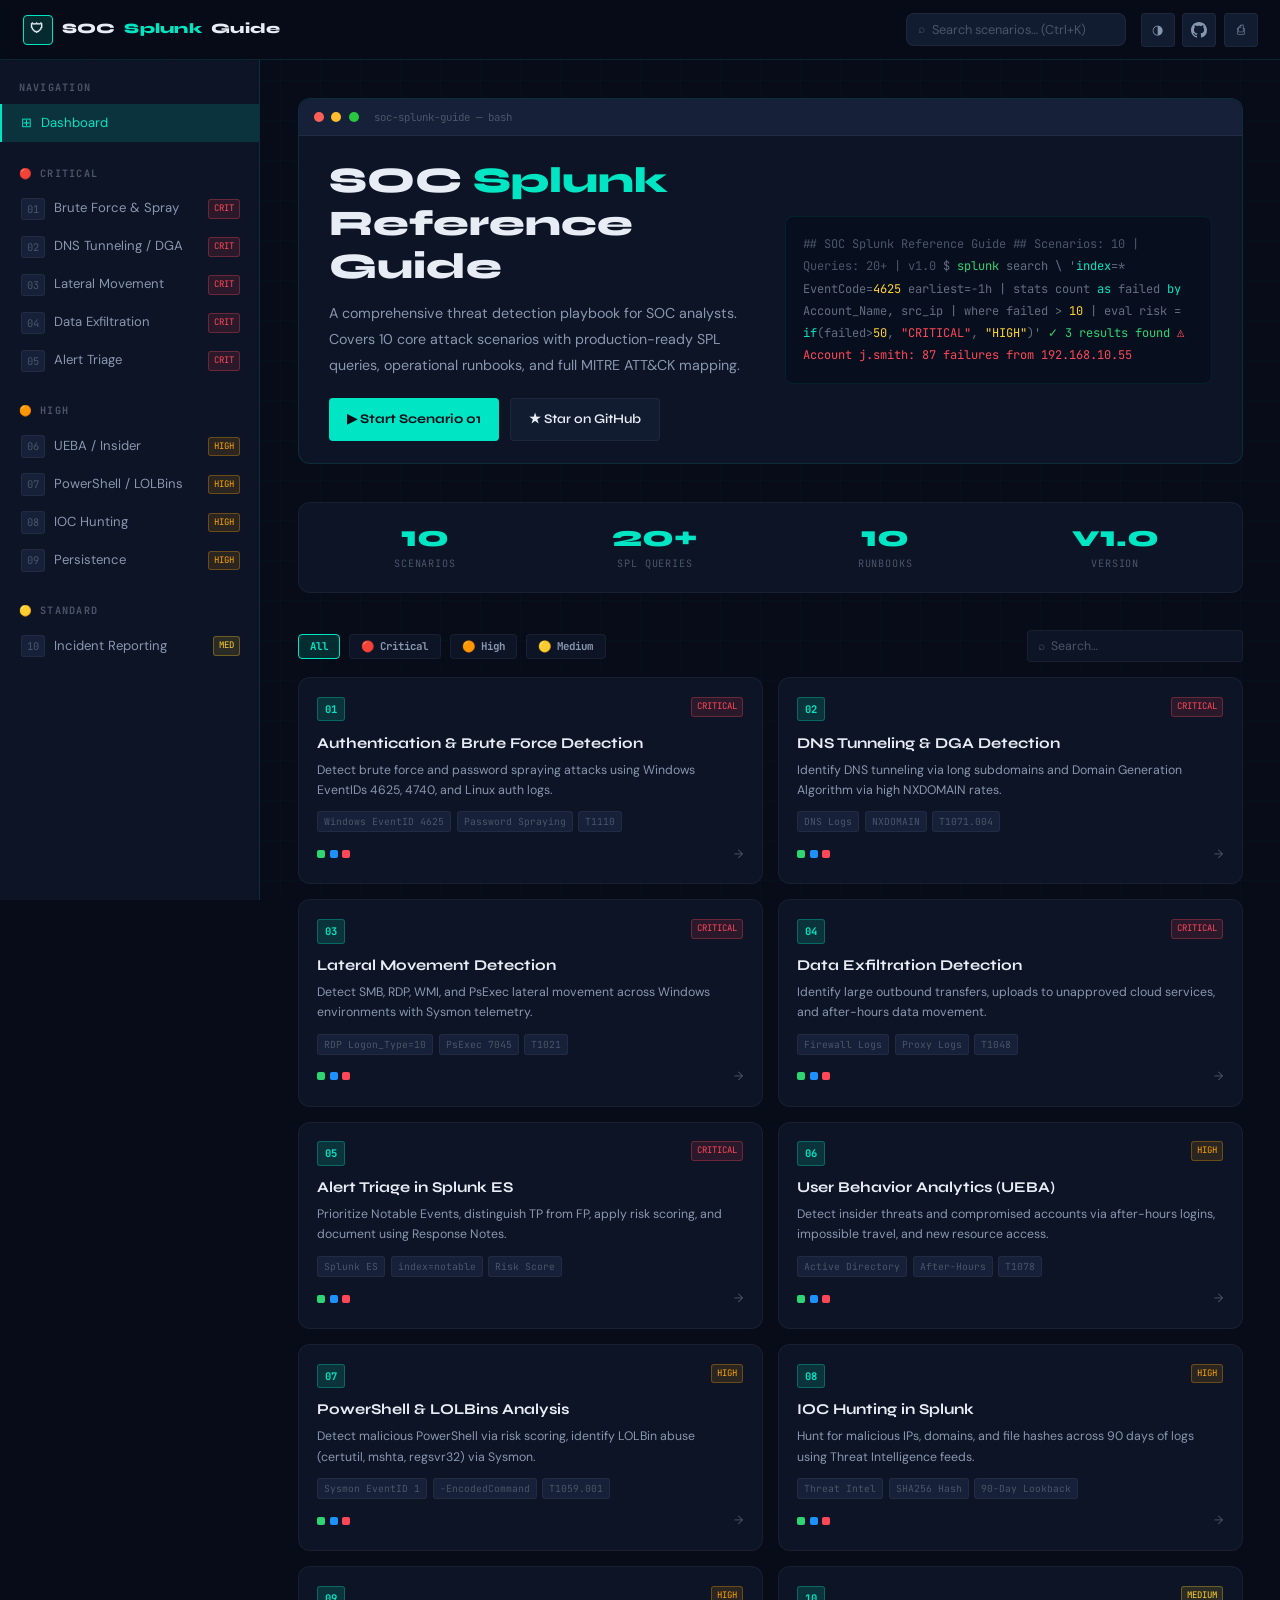
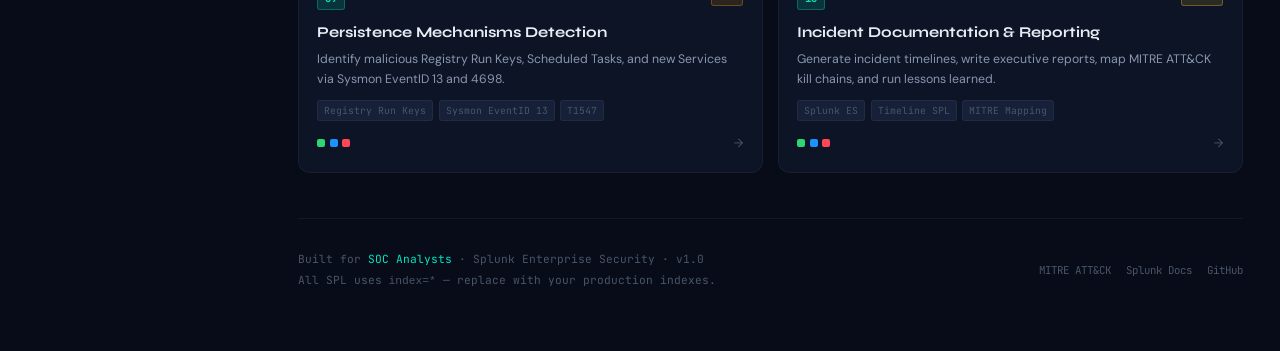
<file: index.html>
<!DOCTYPE html>
<html lang="en">
<head>
<meta charset="UTF-8"/>
<meta name="viewport" content="width=device-width, initial-scale=1"/>
<title>SOC Splunk Reference Guide</title>
<meta name="description" content="Comprehensive SOC analyst reference guide for threat detection in Splunk. 10 core scenarios with SPL queries, runbooks, and MITRE ATT&CK mapping."/>
<link rel="stylesheet" href="assets/css/style.css"/>
<style>
/* Index-specific styles */
.hero-terminal {
  background: var(--bg-surface);
  border: 1px solid var(--border);
  border-radius: var(--radius-lg);
  overflow: hidden;
  margin-bottom: 2.5rem;
  position: relative;
}
.hero-terminal-bar {
  background: var(--bg-elevated);
  padding: .6rem 1rem;
  display: flex;
  align-items: center;
  gap: .5rem;
  border-bottom: 1px solid var(--border-dim);
}
.tb { width: 10px; height: 10px; border-radius: 50%; }
.tb-r { background: #ff5f57; }
.tb-y { background: #febc2e; }
.tb-g { background: #28c840; }
.terminal-title {
  margin-left: .5rem;
  font-family: var(--font-mono);
  font-size: .72rem;
  color: var(--text-dim);
}
.hero-terminal-body {
  padding: 1.5rem 2rem;
  display: grid;
  grid-template-columns: 1fr 1fr;
  gap: 2rem;
  align-items: center;
}
.hero-left h1 {
  font-family: var(--font-display);
  font-size: 2.4rem;
  font-weight: 800;
  line-height: 1.2;
  margin-bottom: .75rem;
}
.hero-left h1 .accent { color: var(--accent); }
.hero-left p {
  color: var(--text-secondary);
  font-size: .95rem;
  line-height: 1.85;
  margin-bottom: 1.25rem;
}
.hero-btns { display: flex; gap: .75rem; flex-wrap: wrap; }
.btn-primary {
  display: inline-flex;
  align-items: center;
  gap: .5rem;
  background: var(--accent);
  color: #070c18;
  font-family: var(--font-display);
  font-size: .88rem;
  font-weight: 700;
  padding: .6rem 1.2rem;
  border-radius: var(--radius-sm);
  border: none;
  cursor: pointer;
  transition: all .2s;
  text-decoration: none;
}
.btn-primary:hover {
  background: #00ffda;
  box-shadow: var(--accent-glow);
  transform: translateY(-1px);
  text-decoration: none;
  color: #070c18;
}
.btn-secondary {
  display: inline-flex;
  align-items: center;
  gap: .5rem;
  background: var(--bg-raised);
  color: var(--text-primary);
  font-family: var(--font-display);
  font-size: .88rem;
  font-weight: 600;
  padding: .6rem 1.2rem;
  border-radius: var(--radius-sm);
  border: 1px solid var(--border-dim);
  cursor: pointer;
  transition: all .2s;
  text-decoration: none;
}
.btn-secondary:hover {
  border-color: var(--accent);
  color: var(--accent);
  text-decoration: none;
}
.hero-right {
  background: #070f1e;
  border-radius: var(--radius-md);
  padding: 1.1rem;
  font-family: var(--font-mono);
  font-size: .8rem;
  line-height: 1.85;
  color: #636e82;
  border: 1px solid rgba(0,229,195,.08);
}
.hero-right .accent { color: var(--accent); }
.hero-right .green { color: #2ed573; }
.hero-right .yellow { color: #ffd32a; }
.hero-right .red { color: #ff4757; }
.hero-right .comment { color: #4a5568; }
@media(max-width:780px) {
  .hero-terminal-body { grid-template-columns: 1fr; }
  .hero-right { display: none; }
  .hero-left h1 { font-size: 1.8rem; }
}

/* Filter bar */
.filter-bar {
  display: flex;
  align-items: center;
  gap: .6rem;
  margin-bottom: 1rem;
  flex-wrap: wrap;
}
.filter-btn {
  display: flex;
  align-items: center;
  gap: .35rem;
  padding: .3rem .75rem;
  border-radius: var(--radius-sm);
  font-family: var(--font-mono);
  font-size: .72rem;
  font-weight: 700;
  cursor: pointer;
  border: 1px solid var(--border-dim);
  background: var(--bg-surface);
  color: var(--text-secondary);
  transition: all .15s;
}
.filter-btn:hover, .filter-btn.active {
  background: var(--accent-dim);
  border-color: var(--accent);
  color: var(--accent);
}
.filter-spacer { flex: 1; }
.search-inline {
  display: flex;
  align-items: center;
  gap: .4rem;
  background: var(--bg-surface);
  border: 1px solid var(--border-dim);
  border-radius: var(--radius-sm);
  padding: .3rem .7rem;
  transition: border-color .2s;
}
.search-inline:focus-within { border-color: var(--accent); }
.search-inline input {
  background: none;
  border: none;
  outline: none;
  color: var(--text-primary);
  font-family: var(--font-body);
  font-size: .82rem;
  width: 180px;
}
.search-inline input::placeholder { color: var(--text-dim); }

/* footer */
.site-footer {
  margin-top: 3rem;
  padding: 2rem 0 0;
  border-top: 1px solid var(--border-dim);
  display: flex;
  align-items: center;
  justify-content: space-between;
  flex-wrap: wrap;
  gap: 1rem;
}
.footer-left {
  font-family: var(--font-mono);
  font-size: .75rem;
  color: var(--text-dim);
  line-height: 1.8;
}
.footer-left span { color: var(--accent); }
.footer-links { display: flex; gap: 1rem; }
.footer-links a {
  font-family: var(--font-mono);
  font-size: .72rem;
  color: var(--text-dim);
  text-decoration: none;
  transition: color .15s;
}
.footer-links a:hover { color: var(--accent); }
</style>
</head>
<body>

<!-- ── Header ─────────────────────────────────────────────────────────── -->
<header class="site-header">
  <button class="btn-icon mobile-menu-btn" id="mobile-menu" aria-label="Menu">☰</button>
  <div class="header-logo">
    <div class="logo-icon">🛡</div>
    SOC <span>Splunk</span> Guide
  </div>
  <div class="header-spacer"></div>
  <div class="header-search">
    <span class="search-icon">⌕</span>
    <input type="text" id="search-input" placeholder="Search scenarios… (Ctrl+K)" aria-label="Search"/>
  </div>
  <div class="header-actions">
    <button class="btn-icon" id="theme-toggle" data-tip="Toggle theme" aria-label="Toggle theme">◑</button>
    <a class="btn-icon" href="https://github.com/Mohammd-Amjadi-pentest2/soc-splunk-guide" target="_blank"
       data-tip="View on GitHub" aria-label="GitHub">
      <svg width="16" height="16" viewBox="0 0 16 16" fill="currentColor">
        <path d="M8 0C3.58 0 0 3.58 0 8c0 3.54 2.29 6.53 5.47 7.59.4.07.55-.17.55-.38 0-.19-.01-.82-.01-1.49-2.01.37-2.53-.49-2.69-.94-.09-.23-.48-.94-.82-1.13-.28-.15-.68-.52-.01-.53.63-.01 1.08.58 1.23.82.72 1.21 1.87.87 2.33.66.07-.52.28-.87.51-1.07-1.78-.2-3.64-.89-3.64-3.95 0-.87.31-1.59.82-2.15-.08-.2-.36-1.02.08-2.12 0 0 .67-.21 2.2.82.64-.18 1.32-.27 2-.27.68 0 1.36.09 2 .27 1.53-1.04 2.2-.82 2.2-.82.44 1.1.16 1.92.08 2.12.51.56.82 1.27.82 2.15 0 3.07-1.87 3.75-3.65 3.95.29.25.54.73.54 1.48 0 1.07-.01 1.93-.01 2.2 0 .21.15.46.55.38A8.013 8.013 0 0016 8c0-4.42-3.58-8-8-8z"/>
      </svg>
    </a>
    <button class="btn-icon" id="print-btn" data-tip="Print page" aria-label="Print">⎙</button>
  </div>
</header>

<!-- ── Sidebar ─────────────────────────────────────────────────────────── -->
<nav class="sidebar" aria-label="Site navigation">
  <div class="sidebar-section">
    <div class="sidebar-label">Navigation</div>
    <a class="nav-link active" href="index.html">
      <span>⊞</span> Dashboard
    </a>
  </div>
  <div class="sidebar-section">
    <div class="sidebar-label">🔴 Critical</div>
    <a class="nav-link" href="scenarios/01-brute-force.html">
      <span class="nav-num">01</span> Brute Force &amp; Spray
      <span class="nav-sev sev-c">CRIT</span>
    </a>
    <a class="nav-link" href="scenarios/02-dns-analysis.html">
      <span class="nav-num">02</span> DNS Tunneling / DGA
      <span class="nav-sev sev-c">CRIT</span>
    </a>
    <a class="nav-link" href="scenarios/03-lateral-movement.html">
      <span class="nav-num">03</span> Lateral Movement
      <span class="nav-sev sev-c">CRIT</span>
    </a>
    <a class="nav-link" href="scenarios/04-data-exfiltration.html">
      <span class="nav-num">04</span> Data Exfiltration
      <span class="nav-sev sev-c">CRIT</span>
    </a>
    <a class="nav-link" href="scenarios/05-alert-triage.html">
      <span class="nav-num">05</span> Alert Triage
      <span class="nav-sev sev-c">CRIT</span>
    </a>
  </div>
  <div class="sidebar-section">
    <div class="sidebar-label">🟠 High</div>
    <a class="nav-link" href="scenarios/06-ueba.html">
      <span class="nav-num">06</span> UEBA / Insider
      <span class="nav-sev sev-h">HIGH</span>
    </a>
    <a class="nav-link" href="scenarios/07-powershell-lolbins.html">
      <span class="nav-num">07</span> PowerShell / LOLBins
      <span class="nav-sev sev-h">HIGH</span>
    </a>
    <a class="nav-link" href="scenarios/08-ioc-hunting.html">
      <span class="nav-num">08</span> IOC Hunting
      <span class="nav-sev sev-h">HIGH</span>
    </a>
    <a class="nav-link" href="scenarios/09-persistence.html">
      <span class="nav-num">09</span> Persistence
      <span class="nav-sev sev-h">HIGH</span>
    </a>
  </div>
  <div class="sidebar-section">
    <div class="sidebar-label">🟡 Standard</div>
    <a class="nav-link" href="scenarios/10-incident-reporting.html">
      <span class="nav-num">10</span> Incident Reporting
      <span class="nav-sev sev-m">MED</span>
    </a>
  </div>
</nav>

<!-- ── Main ────────────────────────────────────────────────────────────── -->
<main class="main-content">

  <!-- Hero Terminal Block -->
  <div class="hero-terminal fade-in">
    <div class="hero-terminal-bar">
      <div class="tb tb-r"></div>
      <div class="tb tb-y"></div>
      <div class="tb tb-g"></div>
      <span class="terminal-title">soc-splunk-guide — bash</span>
    </div>
    <div class="hero-terminal-body">
      <div class="hero-left">
        <h1>SOC <span class="accent">Splunk</span><br/>Reference Guide</h1>
        <p>
          A comprehensive threat detection playbook for SOC analysts.
          Covers 10 core attack scenarios with production-ready SPL queries,
          operational runbooks, and full MITRE ATT&amp;CK mapping.
        </p>
        <div class="hero-btns">
          <a class="btn-primary" href="scenarios/01-brute-force.html">▶ Start Scenario 01</a>
          <a class="btn-secondary" href="https://github.com/Mohammd-Amjadi-pentest2/soc-splunk-guide" target="_blank">★ Star on GitHub</a>
        </div>
      </div>
      <div class="hero-right" aria-hidden="true">
<span class="comment">## SOC Splunk Reference Guide</span>
<span class="comment">## Scenarios: 10 | Queries: 20+ | v1.0</span>

$ <span class="green">splunk</span> search \
  '<span class="accent">index</span>=* EventCode=<span class="yellow">4625</span>
   earliest=-1h
   | stats count <span class="accent">as</span> failed
     <span class="accent">by</span> Account_Name, src_ip
   | where failed &gt; <span class="yellow">10</span>
   | eval risk = <span class="accent">if</span>(failed&gt;<span class="yellow">50</span>,
       <span class="red">"CRITICAL"</span>, <span class="yellow">"HIGH"</span>)'

<span class="green">✓ 3 results found</span>
<span class="red">⚠ Account j.smith: 87 failures from 192.168.10.55</span>
      </div>
    </div>
  </div>

  <!-- Stats -->
  <div class="stats-bar fade-in fade-in-1">
    <div class="stat-item">
      <div class="stat-value">10</div>
      <div class="stat-label">Scenarios</div>
    </div>
    <div class="stat-item">
      <div class="stat-value">20+</div>
      <div class="stat-label">SPL Queries</div>
    </div>
    <div class="stat-item">
      <div class="stat-value">10</div>
      <div class="stat-label">Runbooks</div>
    </div>
    <div class="stat-item">
      <div class="stat-value">v1.0</div>
      <div class="stat-label">Version</div>
    </div>
  </div>

  <!-- Filter + Search -->
  <div class="filter-bar fade-in fade-in-2">
    <button class="filter-btn active" onclick="filterCards(this,'all')">All</button>
    <button class="filter-btn" onclick="filterCards(this,'c')">🔴 Critical</button>
    <button class="filter-btn" onclick="filterCards(this,'h')">🟠 High</button>
    <button class="filter-btn" onclick="filterCards(this,'m')">🟡 Medium</button>
    <div class="filter-spacer"></div>
    <div class="search-inline">
      <span style="color:var(--text-dim);font-size:.8rem">⌕</span>
      <input type="text" id="search-input" placeholder="Search…" aria-label="Search scenarios"/>
    </div>
  </div>

  <!-- Scenario cards -->
  <div class="scenarios-grid fade-in fade-in-3" id="scenarios-grid">

    <a class="scenario-card" href="scenarios/01-brute-force.html" data-sev="c">
      <div class="card-header">
        <span class="card-num">01</span>
        <span class="nav-sev sev-c">CRITICAL</span>
      </div>
      <div class="card-title">Authentication & Brute Force Detection</div>
      <div class="card-desc">Detect brute force and password spraying attacks using Windows EventIDs 4625, 4740, and Linux auth logs.</div>
      <div class="card-tags">
        <span class="card-tag">Windows EventID 4625</span>
        <span class="card-tag">Password Spraying</span>
        <span class="card-tag">T1110</span>
      </div>
      <div class="card-footer">
        <div class="card-layers" title="Understand / Detect / Act">
          <div class="layer-dot ld-u"></div>
          <div class="layer-dot ld-d"></div>
          <div class="layer-dot ld-a"></div>
        </div>
        <span class="card-arrow">→</span>
      </div>
    </a>

    <a class="scenario-card" href="scenarios/02-dns-analysis.html" data-sev="c">
      <div class="card-header">
        <span class="card-num">02</span>
        <span class="nav-sev sev-c">CRITICAL</span>
      </div>
      <div class="card-title">DNS Tunneling & DGA Detection</div>
      <div class="card-desc">Identify DNS tunneling via long subdomains and Domain Generation Algorithm via high NXDOMAIN rates.</div>
      <div class="card-tags">
        <span class="card-tag">DNS Logs</span>
        <span class="card-tag">NXDOMAIN</span>
        <span class="card-tag">T1071.004</span>
      </div>
      <div class="card-footer">
        <div class="card-layers"><div class="layer-dot ld-u"></div><div class="layer-dot ld-d"></div><div class="layer-dot ld-a"></div></div>
        <span class="card-arrow">→</span>
      </div>
    </a>

    <a class="scenario-card" href="scenarios/03-lateral-movement.html" data-sev="c">
      <div class="card-header">
        <span class="card-num">03</span>
        <span class="nav-sev sev-c">CRITICAL</span>
      </div>
      <div class="card-title">Lateral Movement Detection</div>
      <div class="card-desc">Detect SMB, RDP, WMI, and PsExec lateral movement across Windows environments with Sysmon telemetry.</div>
      <div class="card-tags">
        <span class="card-tag">RDP Logon_Type=10</span>
        <span class="card-tag">PsExec 7045</span>
        <span class="card-tag">T1021</span>
      </div>
      <div class="card-footer">
        <div class="card-layers"><div class="layer-dot ld-u"></div><div class="layer-dot ld-d"></div><div class="layer-dot ld-a"></div></div>
        <span class="card-arrow">→</span>
      </div>
    </a>

    <a class="scenario-card" href="scenarios/04-data-exfiltration.html" data-sev="c">
      <div class="card-header">
        <span class="card-num">04</span>
        <span class="nav-sev sev-c">CRITICAL</span>
      </div>
      <div class="card-title">Data Exfiltration Detection</div>
      <div class="card-desc">Identify large outbound transfers, uploads to unapproved cloud services, and after-hours data movement.</div>
      <div class="card-tags">
        <span class="card-tag">Firewall Logs</span>
        <span class="card-tag">Proxy Logs</span>
        <span class="card-tag">T1048</span>
      </div>
      <div class="card-footer">
        <div class="card-layers"><div class="layer-dot ld-u"></div><div class="layer-dot ld-d"></div><div class="layer-dot ld-a"></div></div>
        <span class="card-arrow">→</span>
      </div>
    </a>

    <a class="scenario-card" href="scenarios/05-alert-triage.html" data-sev="c">
      <div class="card-header">
        <span class="card-num">05</span>
        <span class="nav-sev sev-c">CRITICAL</span>
      </div>
      <div class="card-title">Alert Triage in Splunk ES</div>
      <div class="card-desc">Prioritize Notable Events, distinguish TP from FP, apply risk scoring, and document using Response Notes.</div>
      <div class="card-tags">
        <span class="card-tag">Splunk ES</span>
        <span class="card-tag">index=notable</span>
        <span class="card-tag">Risk Score</span>
      </div>
      <div class="card-footer">
        <div class="card-layers"><div class="layer-dot ld-u"></div><div class="layer-dot ld-d"></div><div class="layer-dot ld-a"></div></div>
        <span class="card-arrow">→</span>
      </div>
    </a>

    <a class="scenario-card" href="scenarios/06-ueba.html" data-sev="h">
      <div class="card-header">
        <span class="card-num">06</span>
        <span class="nav-sev sev-h">HIGH</span>
      </div>
      <div class="card-title">User Behavior Analytics (UEBA)</div>
      <div class="card-desc">Detect insider threats and compromised accounts via after-hours logins, impossible travel, and new resource access.</div>
      <div class="card-tags">
        <span class="card-tag">Active Directory</span>
        <span class="card-tag">After-Hours</span>
        <span class="card-tag">T1078</span>
      </div>
      <div class="card-footer">
        <div class="card-layers"><div class="layer-dot ld-u"></div><div class="layer-dot ld-d"></div><div class="layer-dot ld-a"></div></div>
        <span class="card-arrow">→</span>
      </div>
    </a>

    <a class="scenario-card" href="scenarios/07-powershell-lolbins.html" data-sev="h">
      <div class="card-header">
        <span class="card-num">07</span>
        <span class="nav-sev sev-h">HIGH</span>
      </div>
      <div class="card-title">PowerShell & LOLBins Analysis</div>
      <div class="card-desc">Detect malicious PowerShell via risk scoring, identify LOLBin abuse (certutil, mshta, regsvr32) via Sysmon.</div>
      <div class="card-tags">
        <span class="card-tag">Sysmon EventID 1</span>
        <span class="card-tag">-EncodedCommand</span>
        <span class="card-tag">T1059.001</span>
      </div>
      <div class="card-footer">
        <div class="card-layers"><div class="layer-dot ld-u"></div><div class="layer-dot ld-d"></div><div class="layer-dot ld-a"></div></div>
        <span class="card-arrow">→</span>
      </div>
    </a>

    <a class="scenario-card" href="scenarios/08-ioc-hunting.html" data-sev="h">
      <div class="card-header">
        <span class="card-num">08</span>
        <span class="nav-sev sev-h">HIGH</span>
      </div>
      <div class="card-title">IOC Hunting in Splunk</div>
      <div class="card-desc">Hunt for malicious IPs, domains, and file hashes across 90 days of logs using Threat Intelligence feeds.</div>
      <div class="card-tags">
        <span class="card-tag">Threat Intel</span>
        <span class="card-tag">SHA256 Hash</span>
        <span class="card-tag">90-Day Lookback</span>
      </div>
      <div class="card-footer">
        <div class="card-layers"><div class="layer-dot ld-u"></div><div class="layer-dot ld-d"></div><div class="layer-dot ld-a"></div></div>
        <span class="card-arrow">→</span>
      </div>
    </a>

    <a class="scenario-card" href="scenarios/09-persistence.html" data-sev="h">
      <div class="card-header">
        <span class="card-num">09</span>
        <span class="nav-sev sev-h">HIGH</span>
      </div>
      <div class="card-title">Persistence Mechanisms Detection</div>
      <div class="card-desc">Identify malicious Registry Run Keys, Scheduled Tasks, and new Services via Sysmon EventID 13 and 4698.</div>
      <div class="card-tags">
        <span class="card-tag">Registry Run Keys</span>
        <span class="card-tag">Sysmon EventID 13</span>
        <span class="card-tag">T1547</span>
      </div>
      <div class="card-footer">
        <div class="card-layers"><div class="layer-dot ld-u"></div><div class="layer-dot ld-d"></div><div class="layer-dot ld-a"></div></div>
        <span class="card-arrow">→</span>
      </div>
    </a>

    <a class="scenario-card" href="scenarios/10-incident-reporting.html" data-sev="m">
      <div class="card-header">
        <span class="card-num">10</span>
        <span class="nav-sev sev-m">MEDIUM</span>
      </div>
      <div class="card-title">Incident Documentation & Reporting</div>
      <div class="card-desc">Generate incident timelines, write executive reports, map MITRE ATT&amp;CK kill chains, and run lessons learned.</div>
      <div class="card-tags">
        <span class="card-tag">Splunk ES</span>
        <span class="card-tag">Timeline SPL</span>
        <span class="card-tag">MITRE Mapping</span>
      </div>
      <div class="card-footer">
        <div class="card-layers"><div class="layer-dot ld-u"></div><div class="layer-dot ld-d"></div><div class="layer-dot ld-a"></div></div>
        <span class="card-arrow">→</span>
      </div>
    </a>

  </div><!-- end scenarios-grid -->

  <!-- Footer -->
  <footer class="site-footer">
    <div class="footer-left">
      Built for <span>SOC Analysts</span> · Splunk Enterprise Security · v1.0<br/>
      All SPL uses <code>index=*</code> — replace with your production indexes.
    </div>
    <div class="footer-links">
      <a href="https://attack.mitre.org" target="_blank">MITRE ATT&amp;CK</a>
      <a href="https://docs.splunk.com" target="_blank">Splunk Docs</a>
      <a href="https://github.com/Mohammd-Amjadi-pentest2/soc-splunk-guide" target="_blank">GitHub</a>
    </div>
  </footer>

</main>

<script src="assets/js/main.js"></script>
<script>
// Filter cards by severity
function filterCards(btn, sev) {
  document.querySelectorAll('.filter-btn').forEach(b => b.classList.remove('active'));
  btn.classList.add('active');
  document.querySelectorAll('.scenario-card').forEach(card => {
    card.classList.toggle('search-hidden', sev !== 'all' && card.dataset.sev !== sev);
  });
}
</script>
</body>
</html>
</file>
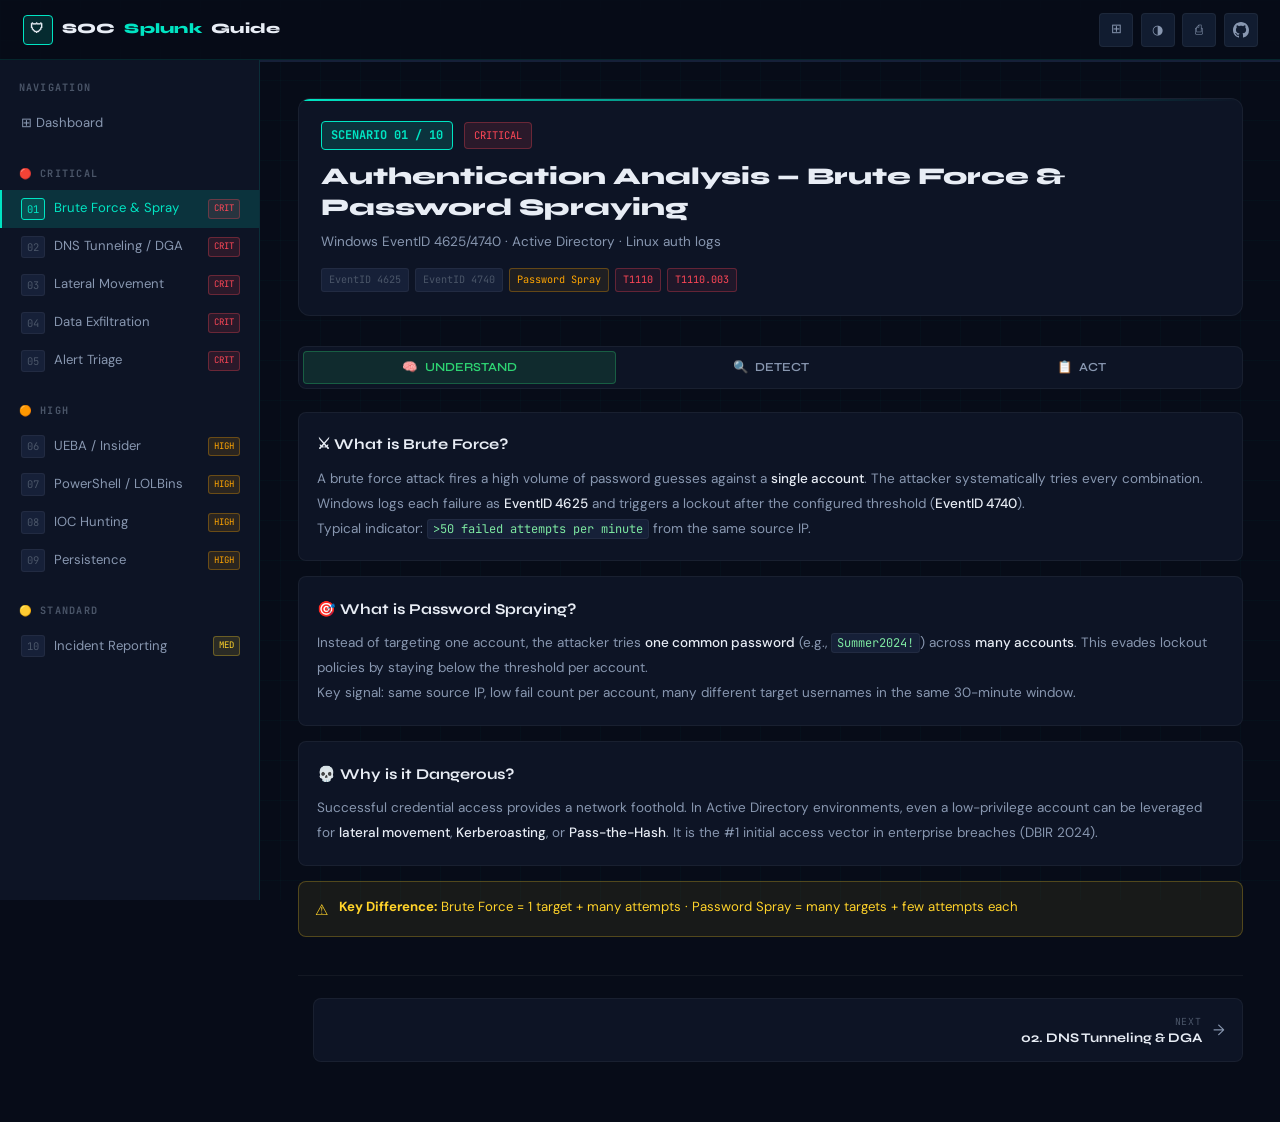
<file: scenarios/01-brute-force.html>
<!DOCTYPE html>
<html lang="en">
<head>
<meta charset="UTF-8"/>
<meta name="viewport" content="width=device-width, initial-scale=1"/>
<title>Scenario 01: Authentication Analysis — Brute Force & Password Spraying — SOC Splunk Guide</title>
<link rel="stylesheet" href="../assets/css/style.css"/>
<style>
@media print {
  .sidebar,.site-header,.layer-tabs,.sc-nav,.progress-bar { display:none!important; }
  .main-content { margin:0;padding:1rem; }
  .layer-panel { display:block!important; }
  .phase-steps { display:block!important; }
}
</style>
</head>
<body>

<!-- Header -->
<header class="site-header">
  <button class="btn-icon mobile-menu-btn" id="mobile-menu" aria-label="Menu">☰</button>
  <div class="header-logo">
    <div class="logo-icon">🛡</div>
    SOC <span>Splunk</span> Guide
  </div>
  <div class="header-spacer"></div>
  <div class="header-actions">
    <a class="btn-icon" href="../index.html" data-tip="Dashboard" aria-label="Dashboard">⊞</a>
    <button class="btn-icon" id="theme-toggle" data-tip="Toggle theme" aria-label="Toggle theme">◑</button>
    <button class="btn-icon" id="print-btn" data-tip="Print scenario" aria-label="Print">⎙</button>
    <a class="btn-icon" href="https://github.com/Mohammd-Amjadi-pentest2/detection-as-code-pipeline" target="_blank" aria-label="GitHub">
      <svg width="16" height="16" viewBox="0 0 16 16" fill="currentColor">
        <path d="M8 0C3.58 0 0 3.58 0 8c0 3.54 2.29 6.53 5.47 7.59.4.07.55-.17.55-.38 0-.19-.01-.82-.01-1.49-2.01.37-2.53-.49-2.69-.94-.09-.23-.48-.94-.82-1.13-.28-.15-.68-.52-.01-.53.63-.01 1.08.58 1.23.82.72 1.21 1.87.87 2.33.66.07-.52.28-.87.51-1.07-1.78-.2-3.64-.89-3.64-3.95 0-.87.31-1.59.82-2.15-.08-.2-.36-1.02.08-2.12 0 0 .67-.21 2.2.82.64-.18 1.32-.27 2-.27.68 0 1.36.09 2 .27 1.53-1.04 2.2-.82 2.2-.82.44 1.1.16 1.92.08 2.12.51.56.82 1.27.82 2.15 0 3.07-1.87 3.75-3.65 3.95.29.25.54.73.54 1.48 0 1.07-.01 1.93-.01 2.2 0 .21.15.46.55.38A8.013 8.013 0 0016 8c0-4.42-3.58-8-8-8z"/>
      </svg>
    </a>
  </div>
</header>

<!-- Progress bar -->
<div class="progress-bar"><div class="progress-fill"></div></div>


<nav class="sidebar" aria-label="Site navigation">
  <div class="sidebar-section">
    <div class="sidebar-label">Navigation</div>
    <a class="nav-link" href="../index.html">⊞ Dashboard</a>
  </div>
  <div class="sidebar-section">
    <div class="sidebar-label">🔴 Critical</div>
    <a class="nav-link" href="01-brute-force.html"><span class="nav-num">01</span> Brute Force &amp; Spray <span class="nav-sev sev-c">CRIT</span></a>
    <a class="nav-link" href="02-dns-analysis.html"><span class="nav-num">02</span> DNS Tunneling / DGA <span class="nav-sev sev-c">CRIT</span></a>
    <a class="nav-link" href="03-lateral-movement.html"><span class="nav-num">03</span> Lateral Movement <span class="nav-sev sev-c">CRIT</span></a>
    <a class="nav-link" href="04-data-exfiltration.html"><span class="nav-num">04</span> Data Exfiltration <span class="nav-sev sev-c">CRIT</span></a>
    <a class="nav-link" href="05-alert-triage.html"><span class="nav-num">05</span> Alert Triage <span class="nav-sev sev-c">CRIT</span></a>
  </div>
  <div class="sidebar-section">
    <div class="sidebar-label">🟠 High</div>
    <a class="nav-link" href="06-ueba.html"><span class="nav-num">06</span> UEBA / Insider <span class="nav-sev sev-h">HIGH</span></a>
    <a class="nav-link" href="07-powershell-lolbins.html"><span class="nav-num">07</span> PowerShell / LOLBins <span class="nav-sev sev-h">HIGH</span></a>
    <a class="nav-link" href="08-ioc-hunting.html"><span class="nav-num">08</span> IOC Hunting <span class="nav-sev sev-h">HIGH</span></a>
    <a class="nav-link" href="09-persistence.html"><span class="nav-num">09</span> Persistence <span class="nav-sev sev-h">HIGH</span></a>
  </div>
  <div class="sidebar-section">
    <div class="sidebar-label">🟡 Standard</div>
    <a class="nav-link" href="10-incident-reporting.html"><span class="nav-num">10</span> Incident Reporting <span class="nav-sev sev-m">MED</span></a>
  </div>
</nav>

<!-- Main -->
<main class="main-content">

  <!-- Scenario Header -->
  <div class="scenario-header fade-in">
    <div class="sc-eyebrow">
      <span class="sc-num-badge">SCENARIO 01 / 10</span>
      <span class="sc-sev-badge sev-c">CRITICAL</span>
    </div>
    <div class="sc-title">Authentication Analysis — Brute Force & Password Spraying</div>
    <div class="sc-subtitle">Windows EventID 4625/4740 · Active Directory · Linux auth logs</div>
    <div class="sc-tags"><span class="sc-tag ">EventID 4625</span><span class="sc-tag ">EventID 4740</span><span class="sc-tag t-orange">Password Spray</span><span class="sc-tag t-red">T1110</span><span class="sc-tag t-red">T1110.003</span></div>
  </div>

  <!-- Layer Tabs -->
  <div class="layer-tabs fade-in fade-in-1" role="tablist">
    <button class="layer-tab" data-layer="u" role="tab" aria-controls="panel-u">
      <span class="tab-icon">🧠</span> <span>UNDERSTAND</span>
    </button>
    <button class="layer-tab" data-layer="d" role="tab" aria-controls="panel-d">
      <span class="tab-icon">🔍</span> <span>DETECT</span>
    </button>
    <button class="layer-tab" data-layer="a" role="tab" aria-controls="panel-a">
      <span class="tab-icon">📋</span> <span>ACT</span>
    </button>
  </div>

  <div id="panel-u" class="layer-panel fade-in fade-in-2" role="tabpanel">
    
<div class="content-card">
  <h3>⚔ What is Brute Force?</h3>
  <p>A brute force attack fires a high volume of password guesses against a <strong>single account</strong>. The attacker systematically tries every combination. Windows logs each failure as <strong>EventID 4625</strong> and triggers a lockout after the configured threshold (<strong>EventID 4740</strong>).</p>
  <p>Typical indicator: <code>&gt;50 failed attempts per minute</code> from the same source IP.</p>
</div>
<div class="content-card">
  <h3>🎯 What is Password Spraying?</h3>
  <p>Instead of targeting one account, the attacker tries <strong>one common password</strong> (e.g., <code>Summer2024!</code>) across <strong>many accounts</strong>. This evades lockout policies by staying below the threshold per account.</p>
  <p>Key signal: same source IP, low fail count per account, many different target usernames in the same 30-minute window.</p>
</div>
<div class="content-card">
  <h3>💀 Why is it Dangerous?</h3>
  <p>Successful credential access provides a network foothold. In Active Directory environments, even a low-privilege account can be leveraged for <strong>lateral movement</strong>, <strong>Kerberoasting</strong>, or <strong>Pass-the-Hash</strong>. It is the #1 initial access vector in enterprise breaches (DBIR 2024).</p>
</div>
<div class="alert alert-warn">
  <span class="alert-icon">⚠</span>
  <div><strong>Key Difference:</strong> Brute Force = 1 target + many attempts · Password Spray = many targets + few attempts each</div>
</div>

  </div>
  <div id="panel-d" class="layer-panel fade-in fade-in-2" role="tabpanel">
    
<h3 style="font-family:var(--font-display);font-size:1rem;font-weight:700;margin-bottom:.75rem;color:var(--text-primary)">Query 1 — Brute Force Detection (EventID 4625)</h3>
<div class="spl-block">
  <div class="spl-header">
    <span class="spl-title">SPL · Brute Force · Windows Security Logs</span>
    <span class="spl-meta">index=* · earliest=-1h</span>
    <button class="copy-btn" aria-label="Copy SPL">⎘ Copy SPL</button>
  </div>
  <div class="spl-body"><span class="kw">index</span>=* <span class="kw">sourcetype</span>=WinEventLog:Security <span class="fd">EventCode</span>=<span class="nm">4625</span>
<span class="kw">earliest</span>=-<span class="nm">1h</span>
<span class="op">|</span> <span class="fn">stats</span> <span class="kw">count</span> <span class="kw">as</span> <span class="fd">failed_attempts</span>,
        <span class="fn">dc</span>(<span class="fd">src_ip</span>) <span class="kw">as</span> <span class="fd">unique_ips</span>,
        <span class="fn">values</span>(<span class="fd">src_ip</span>) <span class="kw">as</span> <span class="fd">source_ips</span>,
        <span class="fn">first</span>(<span class="fd">_time</span>) <span class="kw">as</span> <span class="fd">first_seen</span>,
        <span class="fn">last</span>(<span class="fd">_time</span>) <span class="kw">as</span> <span class="fd">last_seen</span>
        <span class="kw">by</span> <span class="fd">Account_Name</span>, <span class="fd">Logon_Type</span>
<span class="op">|</span> <span class="fn">where</span> <span class="fd">failed_attempts</span> &gt; <span class="nm">10</span>
<span class="op">|</span> <span class="fn">eval</span> <span class="fd">duration_min</span> = <span class="fn">round</span>((<span class="fd">last_seen</span>-<span class="fd">first_seen</span>)/<span class="nm">60</span>,<span class="nm">2</span>)
<span class="op">|</span> <span class="fn">eval</span> <span class="fd">attack_type</span> = <span class="kw">if</span>(<span class="fd">unique_ips</span>==<span class="nm">1</span>,<span class="st">"Brute Force"</span>,<span class="st">"Distributed"</span>)
<span class="op">|</span> <span class="fn">sort</span> -<span class="fd">failed_attempts</span>
<span class="op">|</span> <span class="fn">table</span> <span class="fd">Account_Name</span>, <span class="fd">failed_attempts</span>, <span class="fd">attack_type</span>, <span class="fd">source_ips</span>, <span class="fd">duration_min</span>, <span class="fd">Logon_Type</span></div>
</div>
<table class="explain-table">
  <tr><th>Component</th><th>Explanation</th></tr>
  <tr><td>EventCode=4625</td><td>Windows failed authentication — fires on every incorrect password attempt</td></tr>
  <tr><td>dc(src_ip)</td><td>Distinct count of source IPs — 1 IP = Brute Force · multiple = Distributed Attack</td></tr>
  <tr><td>failed_attempts &gt; 10</td><td>Threshold filter — tune to &gt;50 for lower noise in large environments</td></tr>
  <tr><td>eval attack_type</td><td>Auto-classify: single IP = Brute Force · multiple = Distributed Attack</td></tr>
</table>

<h3 style="font-family:var(--font-display);font-size:1rem;font-weight:700;margin:.75rem 0;color:var(--text-primary)">Query 2 — Password Spraying Detection</h3>
<div class="spl-block">
  <div class="spl-header">
    <span class="spl-title">SPL · Password Spray · Windows + Linux</span>
    <span class="spl-meta">earliest=-30m</span>
    <button class="copy-btn" aria-label="Copy SPL">⎘ Copy SPL</button>
  </div>
  <div class="spl-body"><span class="kw">index</span>=* (<span class="kw">sourcetype</span>=WinEventLog:Security <span class="fd">EventCode</span>=<span class="nm">4625</span>)
    OR (<span class="kw">sourcetype</span>=linux_secure <span class="st">"Failed password"</span>)
<span class="kw">earliest</span>=-<span class="nm">30m</span>
<span class="op">|</span> <span class="fn">stats</span> <span class="kw">count</span> <span class="kw">as</span> <span class="fd">total_attempts</span>,
        <span class="fn">dc</span>(<span class="fd">Account_Name</span>) <span class="kw">as</span> <span class="fd">targeted_accounts</span>,
        <span class="fn">values</span>(<span class="fd">Account_Name</span>) <span class="kw">as</span> <span class="fd">account_list</span>
        <span class="kw">by</span> <span class="fd">src_ip</span>
<span class="op">|</span> <span class="fn">where</span> <span class="fd">targeted_accounts</span> &gt; <span class="nm">5</span>
  AND <span class="fd">total_attempts</span> &lt; (<span class="fd">targeted_accounts</span> * <span class="nm">3</span>)
<span class="op">|</span> <span class="fn">eval</span> <span class="fd">spray_score</span> = <span class="fn">round</span>(<span class="fd">total_attempts</span>/<span class="fd">targeted_accounts</span>,<span class="nm">2</span>)
<span class="op">|</span> <span class="fn">eval</span> <span class="fd">verdict</span> = <span class="kw">if</span>(<span class="fd">spray_score</span>&lt;<span class="nm">3</span>,
        <span class="st">"HIGH - Password Spray"</span>,<span class="st">"POSSIBLE Spray"</span>)
<span class="op">|</span> <span class="fn">sort</span> -<span class="fd">targeted_accounts</span></div>
</div>
<table class="explain-table">
  <tr><th>Component</th><th>Explanation</th></tr>
  <tr><td>dc(Account_Name)</td><td>Count of distinct accounts targeted from one IP — core spray signal</td></tr>
  <tr><td>spray_score</td><td>Attempts-per-account ratio — closer to 1.0 = higher confidence password spray</td></tr>
  <tr><td>total &lt; (accounts * 3)</td><td>Spray logic: few attempts per account keeps each below lockout threshold</td></tr>
</table>

<h3 style="font-family:var(--font-display);font-size:1rem;font-weight:700;margin:.75rem 0;color:var(--text-primary)">Real Log Sample</h3>
<div class="log-block">
  <div class="log-header">Windows Security Log — EventID 4625 → 4740 sequence</div>
  <div class="log-body">EventCode=<span class="la">4625</span>  ComputerName=DC01.corp.local
Account_Name=<span class="lh">j.smith</span>  Logon_Type=<span class="lh">3</span>  [Network Logon]
Source_Network_Address=<span class="la">192.168.10.55</span>
Failure_Reason=Bad Password  _time=2024-03-15 <span class="la">02:17:44</span>

<span class="la">─── 87 more events from same IP in 4 minutes ───</span>

EventCode=<span class="la">4740</span>  ComputerName=DC01.corp.local
Account_Name=<span class="lh">j.smith</span>  Caller=<span class="la">192.168.10.55</span>
<span class="la">ACTION: Account j.smith LOCKED OUT</span>  _time=2024-03-15 02:21:38</div>
</div>
<div class="alert alert-danger">
  <span class="alert-icon">🚨</span>
  <div><strong>Red Flags:</strong> 02:17 AM (after-hours) · 87 attempts in 4 minutes · Account locked · Logon_Type=3 (network)</div>
</div>

  </div>
  <div id="panel-a" class="layer-panel fade-in fade-in-2" role="tabpanel">
    
<div class="runbook-phase">
  <div class="phase-header ph-1">🔍 Phase 1 — Alert Validation <span class="ph-toggle">▾</span></div>
  <div class="phase-steps">
    <div class="rb-step critical"><div class="step-cb"></div><div class="step-text">Verify failed_attempts count — above threshold? (default: 10 in 5 min)</div></div>
    <div class="rb-step"><div class="step-cb"></div><div class="step-text">Check if EventID 4740 (Account Lockout) is also present</div></div>
    <div class="rb-step"><div class="step-cb"></div><div class="step-text">Check time — is it outside business hours?</div></div>
  </div>
</div>
<div class="runbook-phase">
  <div class="phase-header ph-2">📊 Phase 2 — Evidence Collection <span class="ph-toggle">▾</span></div>
  <div class="phase-steps">
    <div class="rb-step critical"><div class="step-cb"></div><div class="step-text">Geolocate source IP — does it match the user's expected country/city?</div></div>
    <div class="rb-step"><div class="step-cb"></div><div class="step-text">Check if same IP appears in Firewall, Proxy, or VPN logs</div></div>
    <div class="rb-step critical"><div class="step-cb"></div><div class="step-text">Search EventID 4624 — any successful login AFTER the failures?</div></div>
    <div class="rb-step"><div class="step-cb"></div><div class="step-text">Verify account in Active Directory — exists, enabled, last login date</div></div>
  </div>
</div>

<div class="dt-box">
  <div class="dt-title">🌳 TP / FP Decision Tree</div>
  <div class="dt-q">Are there 10+ failed attempts in under 5 minutes?</div>
  <div class="dt-n">✗ No → Likely FP (user forgot password) — document and close</div>
  <div class="dt-y">✓ Yes → Continue</div>
  <div class="dt-q">Is there a successful login (EventID 4624) following the failures?</div>
  <div class="dt-y">✓ Yes → HIGH CONFIDENCE True Positive — Escalate immediately</div>
  <div class="dt-n">✗ No → Continue</div>
  <div class="dt-q">Is source IP from an unexpected country or location?</div>
  <div class="dt-y">✓ Yes → True Positive — Block IP + Escalate</div>
  <div class="dt-n">✗ No → Likely legitimate user — contact account owner</div>
</div>

<div class="runbook-phase">
  <div class="phase-header ph-4">🚨 Phase 3 — Response Actions (TP Confirmed) <span class="ph-toggle">▾</span></div>
  <div class="phase-steps">
    <div class="rb-step critical"><div class="step-cb"></div><div class="step-text">Disable the targeted account and notify the account owner</div></div>
    <div class="rb-step critical"><div class="step-cb"></div><div class="step-text">Block source IP in Firewall / WAF</div></div>
    <div class="rb-step"><div class="step-cb"></div><div class="step-text">If successful login found: investigate post-auth activity (processes, file access)</div></div>
    <div class="rb-step"><div class="step-cb"></div><div class="step-text">Open ticket in Splunk ES and write Response Notes (NOT Audit Notes)</div></div>
  </div>
</div>

<div class="mitre-box">
  <div class="mitre-title">⊞ MITRE ATT&amp;CK MAPPING</div>
  <div class="mitre-grid">
    <div class="mitre-item"><div class="mitre-id">T1110.001</div><div class="mitre-name">Brute Force: Password Guessing</div></div>
    <div class="mitre-item"><div class="mitre-id">T1110.003</div><div class="mitre-name">Brute Force: Password Spraying</div></div>
    <div class="mitre-item"><div class="mitre-id">T1078</div><div class="mitre-name">Valid Accounts</div></div>
    <div class="mitre-item"><div class="mitre-id">TA0006</div><div class="mitre-name">Tactic: Credential Access</div></div>
    <div class="mitre-item"><div class="mitre-id">TA0001</div><div class="mitre-name">Tactic: Initial Access</div></div>
  </div>
</div>

  </div>

  <div class="sc-nav"><div></div><a class="sc-nav-btn next" href="02-dns-analysis.html">
  <div><div class="sc-nav-label">Next</div><div class="sc-nav-title">02. DNS Tunneling & DGA</div></div>
  <span>→</span>
</a></div>

</main>

<script src="../assets/js/main.js"></script>
</body>
</html>
</file>
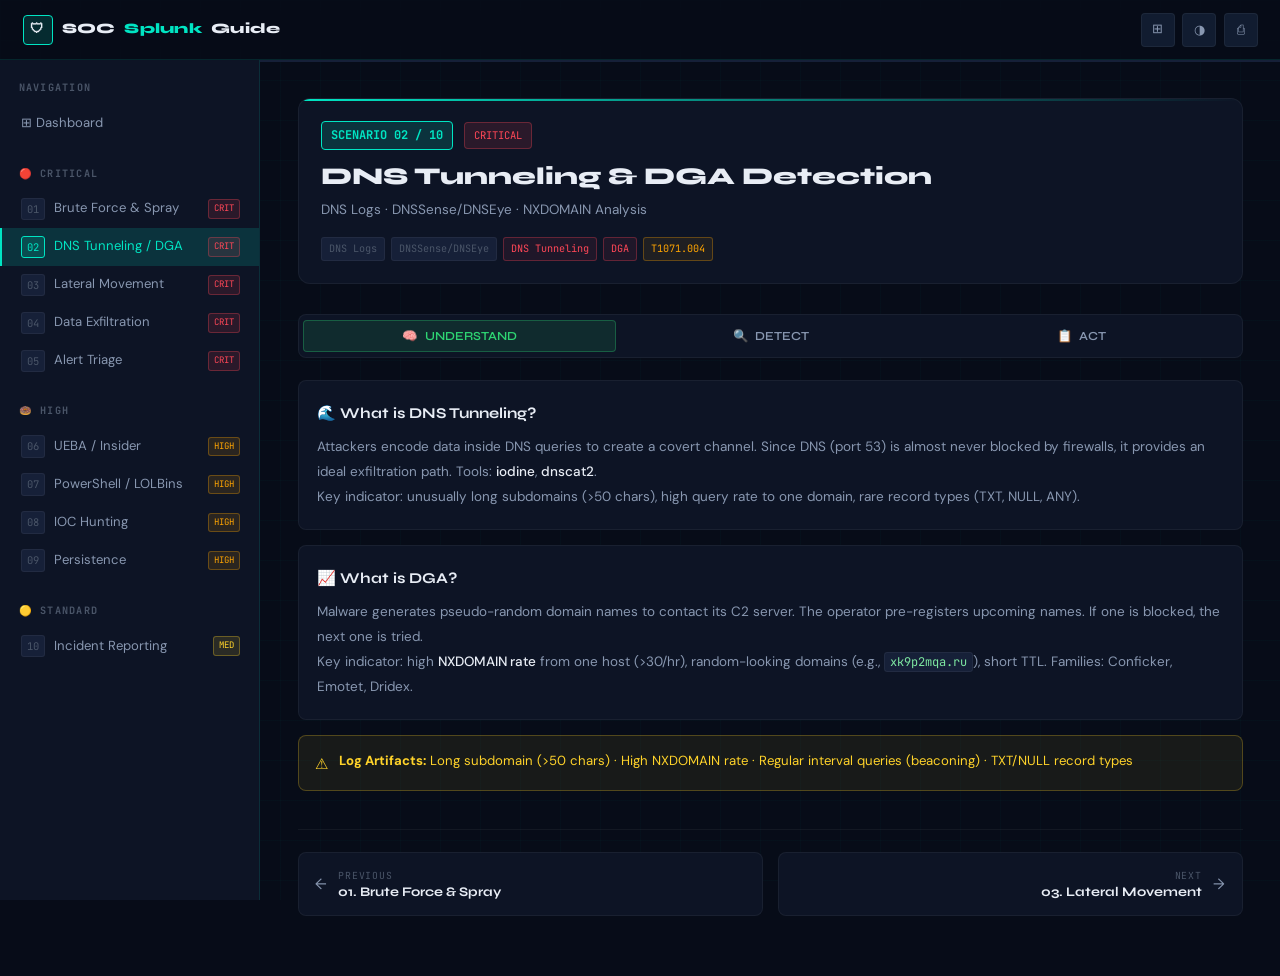
<file: scenarios/02-dns-analysis.html>
<!DOCTYPE html>
<html lang="en">
<head>
<meta charset="UTF-8"/><meta name="viewport" content="width=device-width,initial-scale=1"/>
<title>Scenario 02: DNS Tunneling & DGA Detection &mdash; SOC Splunk Guide</title>
<link rel="stylesheet" href="../assets/css/style.css"/>
<style>
@media print{.sidebar,.site-header,.layer-tabs,.sc-nav,.progress-bar{display:none!important}
.main-content{margin:0;padding:1rem}.layer-panel{display:block!important}.phase-steps{display:block!important}}
</style>
</head><body>
<header class="site-header">
  <button class="btn-icon mobile-menu-btn" id="mobile-menu">&#9776;</button>
  <div class="header-logo"><div class="logo-icon">&#128737;</div> SOC <span>Splunk</span> Guide</div>
  <div class="header-spacer"></div>
  <div class="header-actions">
    <a class="btn-icon" href="../index.html" data-tip="Dashboard">&#8862;</a>
    <button class="btn-icon" id="theme-toggle" data-tip="Toggle theme">&#9680;</button>
    <button class="btn-icon" id="print-btn" data-tip="Print">&#9113;</button>
  </div>
</header>
<div class="progress-bar"><div class="progress-fill"></div></div>

<nav class="sidebar" aria-label="Site navigation">
  <div class="sidebar-section">
    <div class="sidebar-label">Navigation</div>
    <a class="nav-link" href="../index.html">&#x229E; Dashboard</a>
  </div>
  <div class="sidebar-section">
    <div class="sidebar-label">&#128308; Critical</div>
    <a class="nav-link" href="01-brute-force.html"><span class="nav-num">01</span> Brute Force &amp; Spray <span class="nav-sev sev-c">CRIT</span></a>
    <a class="nav-link" href="02-dns-analysis.html"><span class="nav-num">02</span> DNS Tunneling / DGA <span class="nav-sev sev-c">CRIT</span></a>
    <a class="nav-link" href="03-lateral-movement.html"><span class="nav-num">03</span> Lateral Movement <span class="nav-sev sev-c">CRIT</span></a>
    <a class="nav-link" href="04-data-exfiltration.html"><span class="nav-num">04</span> Data Exfiltration <span class="nav-sev sev-c">CRIT</span></a>
    <a class="nav-link" href="05-alert-triage.html"><span class="nav-num">05</span> Alert Triage <span class="nav-sev sev-c">CRIT</span></a>
  </div>
  <div class="sidebar-section">
    <div class="sidebar-label">&#127849; High</div>
    <a class="nav-link" href="06-ueba.html"><span class="nav-num">06</span> UEBA / Insider <span class="nav-sev sev-h">HIGH</span></a>
    <a class="nav-link" href="07-powershell-lolbins.html"><span class="nav-num">07</span> PowerShell / LOLBins <span class="nav-sev sev-h">HIGH</span></a>
    <a class="nav-link" href="08-ioc-hunting.html"><span class="nav-num">08</span> IOC Hunting <span class="nav-sev sev-h">HIGH</span></a>
    <a class="nav-link" href="09-persistence.html"><span class="nav-num">09</span> Persistence <span class="nav-sev sev-h">HIGH</span></a>
  </div>
  <div class="sidebar-section">
    <div class="sidebar-label">&#128993; Standard</div>
    <a class="nav-link" href="10-incident-reporting.html"><span class="nav-num">10</span> Incident Reporting <span class="nav-sev sev-m">MED</span></a>
  </div>
</nav>
<main class="main-content">
  <div class="scenario-header fade-in">
    <div class="sc-eyebrow">
      <span class="sc-num-badge">SCENARIO 02 / 10</span>
      <span class="sc-sev-badge sev-c">CRITICAL</span>
    </div>
    <div class="sc-title">DNS Tunneling & DGA Detection</div>
    <div class="sc-subtitle">DNS Logs · DNSSense/DNSEye · NXDOMAIN Analysis</div>
    <div class="sc-tags"><span class="sc-tag">DNS Logs</span><span class="sc-tag">DNSSense/DNSEye</span><span class="sc-tag t-red">DNS Tunneling</span><span class="sc-tag t-red">DGA</span><span class="sc-tag t-orange">T1071.004</span></div>
  </div>
  <div class="layer-tabs fade-in fade-in-1" role="tablist">
    <button class="layer-tab" data-layer="u">&#129504; <span>UNDERSTAND</span></button>
    <button class="layer-tab" data-layer="d">&#128269; <span>DETECT</span></button>
    <button class="layer-tab" data-layer="a">&#128203; <span>ACT</span></button>
  </div>
  <div id="panel-u" class="layer-panel fade-in fade-in-2">
<div class="content-card"><h3>&#127754; What is DNS Tunneling?</h3>
<p>Attackers encode data inside DNS queries to create a covert channel. Since DNS (port 53) is almost never blocked by firewalls, it provides an ideal exfiltration path. Tools: <strong>iodine</strong>, <strong>dnscat2</strong>.</p>
<p>Key indicator: unusually long subdomains (&gt;50 chars), high query rate to one domain, rare record types (TXT, NULL, ANY).</p></div>
<div class="content-card"><h3>&#128200; What is DGA?</h3>
<p>Malware generates pseudo-random domain names to contact its C2 server. The operator pre-registers upcoming names. If one is blocked, the next one is tried.</p>
<p>Key indicator: high <strong>NXDOMAIN rate</strong> from one host (&gt;30/hr), random-looking domains (e.g., <code>xk9p2mqa.ru</code>), short TTL. Families: Conficker, Emotet, Dridex.</p></div>
<div class="alert alert-warn"><span class="alert-icon">&#9888;</span><div><strong>Log Artifacts:</strong> Long subdomain (&gt;50 chars) &middot; High NXDOMAIN rate &middot; Regular interval queries (beaconing) &middot; TXT/NULL record types</div></div></div>
  <div id="panel-d" class="layer-panel fade-in fade-in-2"><div class="spl-block">
  <div class="spl-header">
    <span class="spl-title">SPL &middot; DNS Tunneling Detection</span>
    <span class="spl-meta">DNS Logs &middot; earliest=-1h</span>
    <button class="copy-btn">&#8984; Copy SPL</button>
  </div>
  <div class="spl-body"><span class="kw">index</span>=* <span class="kw">sourcetype</span>=<span class="st">"dns"</span> <span class="kw">earliest</span>=-<span class="nm">1h</span>
<span class="op">|</span> <span class="fn">eval</span> <span class="fd">subdomain</span> = <span class="fn">replace</span>(<span class="fd">query</span>,<span class="st">"\.[^.]+\.[^.]+$"</span>,<span class="st">""</span>)
<span class="op">|</span> <span class="fn">eval</span> <span class="fd">sub_len</span> = <span class="fn">len</span>(<span class="fd">subdomain</span>)
<span class="op">|</span> <span class="fn">where</span> <span class="fd">sub_len</span> &gt; <span class="nm">50</span>
<span class="op">|</span> <span class="fn">stats</span> <span class="kw">count</span> <span class="kw">as</span> <span class="fd">tunnel_queries</span>, <span class="fn">avg</span>(<span class="fd">sub_len</span>) <span class="kw">as</span> <span class="fd">avg_len</span> <span class="kw">by</span> <span class="fd">src_ip</span>, <span class="fd">query_type</span>
<span class="op">|</span> <span class="fn">where</span> <span class="fd">tunnel_queries</span> &gt; <span class="nm">20</span>
<span class="op">|</span> <span class="fn">eval</span> <span class="fd">sev</span> = <span class="kw">case</span>(<span class="fd">avg_len</span>&gt;<span class="nm">100</span>,<span class="st">"CRITICAL"</span>,<span class="fd">avg_len</span>&gt;<span class="nm">70</span>,<span class="st">"HIGH"</span>,<span class="nm">1</span>=<span class="nm">1</span>,<span class="st">"MEDIUM"</span>)
<span class="op">|</span> <span class="fn">sort</span> -<span class="fd">tunnel_queries</span></div>
</div>
<table class="explain-table"><tr><th>Component</th><th>Explanation</th></tr>
<tr><td>eval sub_len</td><td>Calculate subdomain length — DNS tunneling inflates this with encoded data</td></tr>
<tr><td>where sub_len &gt; 50</td><td>Subdomains over 50 chars are extremely rare in legitimate DNS traffic</td></tr>
<tr><td>case() sev</td><td>Auto-classify: &gt;100 avg chars = almost certainly active tunneling</td></tr></table>
<div class="spl-block">
  <div class="spl-header">
    <span class="spl-title">SPL &middot; DGA Detection (NXDOMAIN Rate)</span>
    <span class="spl-meta">DNS Logs &middot; -1h</span>
    <button class="copy-btn">&#8984; Copy SPL</button>
  </div>
  <div class="spl-body"><span class="kw">index</span>=* <span class="kw">sourcetype</span>=<span class="st">"dns"</span> <span class="fd">reply_code</span>=<span class="st">"NXDOMAIN"</span> <span class="kw">earliest</span>=-<span class="nm">1h</span>
<span class="op">|</span> <span class="fn">stats</span> <span class="kw">count</span> <span class="kw">as</span> <span class="fd">nx_count</span>, <span class="fn">dc</span>(<span class="fd">query</span>) <span class="kw">as</span> <span class="fd">uniq_domains</span> <span class="kw">by</span> <span class="fd">src_ip</span>
<span class="op">|</span> <span class="fn">where</span> <span class="fd">nx_count</span> &gt; <span class="nm">30</span>
<span class="op">|</span> <span class="fn">eval</span> <span class="fd">dga_score</span> = <span class="fn">round</span>(<span class="fd">uniq_domains</span>/<span class="fd">nx_count</span>*<span class="nm">100</span>,<span class="nm">2</span>)
<span class="op">|</span> <span class="fn">eval</span> <span class="fd">verdict</span> = <span class="kw">if</span>(<span class="fd">dga_score</span>&gt;<span class="nm">80</span>,<span class="st">"HIGH - DGA"</span>,<span class="st">"MEDIUM"</span>)
<span class="op">|</span> <span class="fn">sort</span> -<span class="fd">nx_count</span></div>
</div></div>
  <div id="panel-a" class="layer-panel fade-in fade-in-2"><div class="runbook-phase"><div class="phase-header ph-1">&#128269; Phase 1 — Validation <span class="ph-toggle">&#9662;</span></div><div class="phase-steps"><div class="rb-step critical"><div class="step-cb"></div><div class="step-text">Check subdomain length — over 50 chars is suspicious, over 100 is critical</div></div><div class="rb-step "><div class="step-cb"></div><div class="step-text">Check NXDOMAIN rate — over 30/hr from one host = DGA suspect</div></div><div class="rb-step "><div class="step-cb"></div><div class="step-text">Look for regular query intervals (beaconing pattern)</div></div></div></div><div class="dt-box"><div class="dt-title">&#127795; DNS Decision Tree</div><div class="dt-q">Is the domain flagged malicious in VirusTotal / Threat Intel?</div><div class="dt-y">&#10003; Yes → True Positive — Block domain at DNS + Escalate</div><div class="dt-n">&#10007; No → Continue</div><div class="dt-q">Is subdomain length >50 with Base64/hex pattern?</div><div class="dt-y">&#10003; Yes → High confidence Tunneling — Block + Host forensics</div><div class="dt-n">&#10007; No → Analyze NXDOMAIN rate and query frequency</div></div><div class="runbook-phase"><div class="phase-header ph-4">&#128680; Phase 2 — Response (TP Confirmed) <span class="ph-toggle">&#9662;</span></div><div class="phase-steps"><div class="rb-step critical"><div class="step-cb"></div><div class="step-text">Block malicious domain in DNS Sinkhole or Firewall</div></div><div class="rb-step critical"><div class="step-cb"></div><div class="step-text">Isolate originating host from network</div></div><div class="rb-step "><div class="step-cb"></div><div class="step-text">Take memory dump for forensic analysis</div></div><div class="rb-step "><div class="step-cb"></div><div class="step-text">Identify all other internal hosts querying the same domain</div></div></div></div><div class="mitre-box"><div class="mitre-title">&#8862; MITRE ATT&CK MAPPING</div><div class="mitre-grid"><div class="mitre-item"><div class="mitre-id">T1071.004</div><div class="mitre-name">C2: DNS Protocol</div></div><div class="mitre-item"><div class="mitre-id">T1568.002</div><div class="mitre-name">DGA — Dynamic Resolution</div></div><div class="mitre-item"><div class="mitre-id">T1048</div><div class="mitre-name">Exfiltration Over Alt Protocol</div></div><div class="mitre-item"><div class="mitre-id">TA0011</div><div class="mitre-name">Tactic: Command & Control</div></div><div class="mitre-item"><div class="mitre-id">TA0010</div><div class="mitre-name">Tactic: Exfiltration</div></div></div></div></div>
  <div class="sc-nav"><a class="sc-nav-btn prev" href="01-brute-force.html"><span>&larr;</span><div><div class="sc-nav-label">Previous</div><div class="sc-nav-title">01. Brute Force & Spray</div></div></a><a class="sc-nav-btn next" href="03-lateral-movement.html"><div><div class="sc-nav-label">Next</div><div class="sc-nav-title">03. Lateral Movement</div></div><span>&rarr;</span></a></div>
</main>
<script src="../assets/js/main.js"></script>
</body></html>
</file>
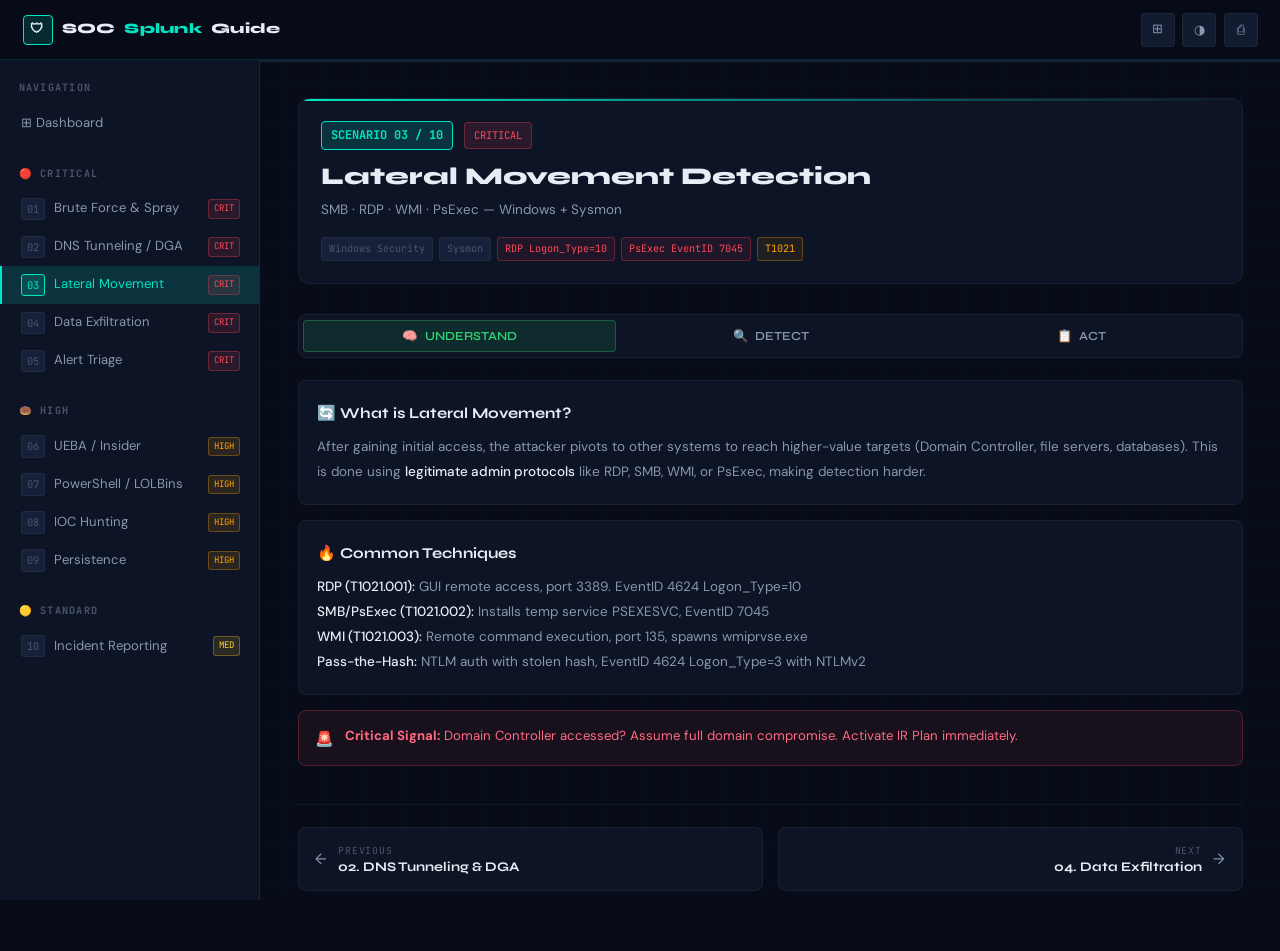
<file: scenarios/03-lateral-movement.html>
<!DOCTYPE html>
<html lang="en">
<head>
<meta charset="UTF-8"/><meta name="viewport" content="width=device-width,initial-scale=1"/>
<title>Scenario 03: Lateral Movement Detection &mdash; SOC Splunk Guide</title>
<link rel="stylesheet" href="../assets/css/style.css"/>
<style>
@media print{.sidebar,.site-header,.layer-tabs,.sc-nav,.progress-bar{display:none!important}
.main-content{margin:0;padding:1rem}.layer-panel{display:block!important}.phase-steps{display:block!important}}
</style>
</head><body>
<header class="site-header">
  <button class="btn-icon mobile-menu-btn" id="mobile-menu">&#9776;</button>
  <div class="header-logo"><div class="logo-icon">&#128737;</div> SOC <span>Splunk</span> Guide</div>
  <div class="header-spacer"></div>
  <div class="header-actions">
    <a class="btn-icon" href="../index.html" data-tip="Dashboard">&#8862;</a>
    <button class="btn-icon" id="theme-toggle" data-tip="Toggle theme">&#9680;</button>
    <button class="btn-icon" id="print-btn" data-tip="Print">&#9113;</button>
  </div>
</header>
<div class="progress-bar"><div class="progress-fill"></div></div>

<nav class="sidebar" aria-label="Site navigation">
  <div class="sidebar-section">
    <div class="sidebar-label">Navigation</div>
    <a class="nav-link" href="../index.html">&#x229E; Dashboard</a>
  </div>
  <div class="sidebar-section">
    <div class="sidebar-label">&#128308; Critical</div>
    <a class="nav-link" href="01-brute-force.html"><span class="nav-num">01</span> Brute Force &amp; Spray <span class="nav-sev sev-c">CRIT</span></a>
    <a class="nav-link" href="02-dns-analysis.html"><span class="nav-num">02</span> DNS Tunneling / DGA <span class="nav-sev sev-c">CRIT</span></a>
    <a class="nav-link" href="03-lateral-movement.html"><span class="nav-num">03</span> Lateral Movement <span class="nav-sev sev-c">CRIT</span></a>
    <a class="nav-link" href="04-data-exfiltration.html"><span class="nav-num">04</span> Data Exfiltration <span class="nav-sev sev-c">CRIT</span></a>
    <a class="nav-link" href="05-alert-triage.html"><span class="nav-num">05</span> Alert Triage <span class="nav-sev sev-c">CRIT</span></a>
  </div>
  <div class="sidebar-section">
    <div class="sidebar-label">&#127849; High</div>
    <a class="nav-link" href="06-ueba.html"><span class="nav-num">06</span> UEBA / Insider <span class="nav-sev sev-h">HIGH</span></a>
    <a class="nav-link" href="07-powershell-lolbins.html"><span class="nav-num">07</span> PowerShell / LOLBins <span class="nav-sev sev-h">HIGH</span></a>
    <a class="nav-link" href="08-ioc-hunting.html"><span class="nav-num">08</span> IOC Hunting <span class="nav-sev sev-h">HIGH</span></a>
    <a class="nav-link" href="09-persistence.html"><span class="nav-num">09</span> Persistence <span class="nav-sev sev-h">HIGH</span></a>
  </div>
  <div class="sidebar-section">
    <div class="sidebar-label">&#128993; Standard</div>
    <a class="nav-link" href="10-incident-reporting.html"><span class="nav-num">10</span> Incident Reporting <span class="nav-sev sev-m">MED</span></a>
  </div>
</nav>
<main class="main-content">
  <div class="scenario-header fade-in">
    <div class="sc-eyebrow">
      <span class="sc-num-badge">SCENARIO 03 / 10</span>
      <span class="sc-sev-badge sev-c">CRITICAL</span>
    </div>
    <div class="sc-title">Lateral Movement Detection</div>
    <div class="sc-subtitle">SMB · RDP · WMI · PsExec — Windows + Sysmon</div>
    <div class="sc-tags"><span class="sc-tag">Windows Security</span><span class="sc-tag">Sysmon</span><span class="sc-tag t-red">RDP Logon_Type=10</span><span class="sc-tag t-red">PsExec EventID 7045</span><span class="sc-tag t-orange">T1021</span></div>
  </div>
  <div class="layer-tabs fade-in fade-in-1" role="tablist">
    <button class="layer-tab" data-layer="u">&#129504; <span>UNDERSTAND</span></button>
    <button class="layer-tab" data-layer="d">&#128269; <span>DETECT</span></button>
    <button class="layer-tab" data-layer="a">&#128203; <span>ACT</span></button>
  </div>
  <div id="panel-u" class="layer-panel fade-in fade-in-2">
<div class="content-card"><h3>&#128260; What is Lateral Movement?</h3>
<p>After gaining initial access, the attacker pivots to other systems to reach higher-value targets (Domain Controller, file servers, databases). This is done using <strong>legitimate admin protocols</strong> like RDP, SMB, WMI, or PsExec, making detection harder.</p></div>
<div class="content-card"><h3>&#128293; Common Techniques</h3>
<p><strong>RDP (T1021.001):</strong> GUI remote access, port 3389. EventID 4624 Logon_Type=10<br/>
<strong>SMB/PsExec (T1021.002):</strong> Installs temp service PSEXESVC, EventID 7045<br/>
<strong>WMI (T1021.003):</strong> Remote command execution, port 135, spawns wmiprvse.exe<br/>
<strong>Pass-the-Hash:</strong> NTLM auth with stolen hash, EventID 4624 Logon_Type=3 with NTLMv2</p></div>
<div class="alert alert-danger"><span class="alert-icon">&#128680;</span><div><strong>Critical Signal:</strong> Domain Controller accessed? Assume full domain compromise. Activate IR Plan immediately.</div></div></div>
  <div id="panel-d" class="layer-panel fade-in fade-in-2"><div class="spl-block">
  <div class="spl-header">
    <span class="spl-title">SPL &middot; RDP Lateral Movement (Logon_Type=10)</span>
    <span class="spl-meta">Windows Security &middot; -24h</span>
    <button class="copy-btn">&#8984; Copy SPL</button>
  </div>
  <div class="spl-body"><span class="kw">index</span>=* <span class="kw">sourcetype</span>=WinEventLog:Security
<span class="fd">EventCode</span>=<span class="nm">4624</span> <span class="fd">Logon_Type</span>=<span class="nm">10</span> <span class="kw">earliest</span>=-<span class="nm">24h</span>
<span class="op">|</span> <span class="fn">stats</span> <span class="kw">count</span> <span class="kw">as</span> <span class="fd">rdp_logins</span>, <span class="fn">dc</span>(<span class="fd">ComputerName</span>) <span class="kw">as</span> <span class="fd">target_hosts</span>,
        <span class="fn">values</span>(<span class="fd">ComputerName</span>) <span class="kw">as</span> <span class="fd">host_list</span> <span class="kw">by</span> <span class="fd">Account_Name</span>
<span class="op">|</span> <span class="fn">where</span> <span class="fd">target_hosts</span> &gt; <span class="nm">3</span>
<span class="op">|</span> <span class="fn">eval</span> <span class="fd">risk</span> = <span class="kw">case</span>(<span class="fd">target_hosts</span>&gt;<span class="nm">10</span>,<span class="st">"CRITICAL"</span>,<span class="fd">target_hosts</span>&gt;<span class="nm">5</span>,<span class="st">"HIGH"</span>,<span class="nm">1</span>=<span class="nm">1</span>,<span class="st">"MEDIUM"</span>)
<span class="op">|</span> <span class="fn">sort</span> -<span class="fd">target_hosts</span></div>
</div>
<table class="explain-table"><tr><th>Component</th><th>Explanation</th></tr>
<tr><td>Logon_Type=10</td><td>RemoteInteractive = RDP session. More than 3 unique hosts in 24h = suspicious</td></tr>
<tr><td>dc(ComputerName) &gt; 3</td><td>One account connecting to 3+ machines via RDP in 24h = lateral movement pattern</td></tr>
<tr><td>case() risk</td><td>&gt;10 hosts = possible worm/automated spread; &gt;5 = investigate</td></tr></table>
<div class="spl-block">
  <div class="spl-header">
    <span class="spl-title">SPL &middot; PsExec / WMI Detection (EventID 7045)</span>
    <span class="spl-meta">Sysmon + Security</span>
    <button class="copy-btn">&#8984; Copy SPL</button>
  </div>
  <div class="spl-body"><span class="kw">index</span>=* (<span class="kw">sourcetype</span>=WinEventLog:Security <span class="fd">EventCode</span>=<span class="nm">7045</span>)
    OR (<span class="kw">sourcetype</span>=XmlWinEventLog:Microsoft-Windows-Sysmon/Operational <span class="fd">EventCode</span>=<span class="nm">1</span>)
<span class="kw">earliest</span>=-<span class="nm">1h</span>
<span class="op">|</span> <span class="fn">eval</span> <span class="fd">is_psexec</span> = <span class="kw">if</span>(<span class="fn">match</span>(<span class="fd">ServiceFileName</span>,<span class="st">"(?i)(psexec|PSEXESVC|paexec)"</span>),<span class="st">"YES"</span>,<span class="st">"NO"</span>)
<span class="op">|</span> <span class="fn">eval</span> <span class="fd">is_wmi</span> = <span class="kw">if</span>(<span class="fn">match</span>(<span class="fd">CommandLine</span>,<span class="st">"(?i)(wmic|wmiprvse)"</span>),<span class="st">"YES"</span>,<span class="st">"NO"</span>)
<span class="op">|</span> <span class="fn">where</span> <span class="fd">is_psexec</span>=<span class="st">"YES"</span> OR <span class="fd">is_wmi</span>=<span class="st">"YES"</span>
<span class="op">|</span> <span class="fn">stats</span> <span class="kw">count</span>, <span class="fn">values</span>(<span class="fd">ComputerName</span>) <span class="kw">as</span> <span class="fd">targets</span> <span class="kw">by</span> <span class="fd">Account_Name</span>, <span class="fd">is_psexec</span></div>
</div></div>
  <div id="panel-a" class="layer-panel fade-in fade-in-2"><div class="runbook-phase"><div class="phase-header ph-1">&#128269; Phase 1 — Map the Movement <span class="ph-toggle">&#9662;</span></div><div class="phase-steps"><div class="rb-step critical"><div class="step-cb"></div><div class="step-text">Build complete timeline of host-to-host movements</div></div><div class="rb-step critical"><div class="step-cb"></div><div class="step-text">Identify Patient Zero — which host was first compromised?</div></div><div class="rb-step critical"><div class="step-cb"></div><div class="step-text">Was the Domain Controller accessed? → Emergency escalation</div></div></div></div><div class="dt-box"><div class="dt-title">&#127795; Lateral Movement Scope</div><div class="dt-q">Was the Domain Controller (DC) accessed?</div><div class="dt-y">&#10003; Yes → CRITICAL: Assume full domain compromise. Activate IR Plan.</div><div class="dt-n">&#10007; No → Continue</div><div class="dt-q">Were 5+ unique hosts accessed within 1 hour?</div><div class="dt-y">&#10003; Yes → HIGH: Possible automated spread. Contain all affected hosts.</div><div class="dt-n">&#10007; No → MEDIUM: Investigate source and intent</div></div><div class="runbook-phase"><div class="phase-header ph-4">&#128680; Phase 2 — Containment <span class="ph-toggle">&#9662;</span></div><div class="phase-steps"><div class="rb-step critical"><div class="step-cb"></div><div class="step-text">Isolate ALL affected hosts from the network</div></div><div class="rb-step critical"><div class="step-cb"></div><div class="step-text">Disable the compromised account immediately</div></div><div class="rb-step "><div class="step-cb"></div><div class="step-text">Force-close active RDP sessions on all affected hosts</div></div><div class="rb-step "><div class="step-cb"></div><div class="step-text">Check for credential dumping — lsass.exe access? (Sysmon EventID 10)</div></div></div></div><div class="mitre-box"><div class="mitre-title">&#8862; MITRE ATT&CK MAPPING</div><div class="mitre-grid"><div class="mitre-item"><div class="mitre-id">T1021.001</div><div class="mitre-name">Remote Services: RDP</div></div><div class="mitre-item"><div class="mitre-id">T1021.002</div><div class="mitre-name">SMB/PsExec</div></div><div class="mitre-item"><div class="mitre-id">T1021.003</div><div class="mitre-name">WMI</div></div><div class="mitre-item"><div class="mitre-id">T1550.002</div><div class="mitre-name">Pass the Hash</div></div><div class="mitre-item"><div class="mitre-id">TA0008</div><div class="mitre-name">Tactic: Lateral Movement</div></div></div></div></div>
  <div class="sc-nav"><a class="sc-nav-btn prev" href="02-dns-analysis.html"><span>&larr;</span><div><div class="sc-nav-label">Previous</div><div class="sc-nav-title">02. DNS Tunneling & DGA</div></div></a><a class="sc-nav-btn next" href="04-data-exfiltration.html"><div><div class="sc-nav-label">Next</div><div class="sc-nav-title">04. Data Exfiltration</div></div><span>&rarr;</span></a></div>
</main>
<script src="../assets/js/main.js"></script>
</body></html>
</file>
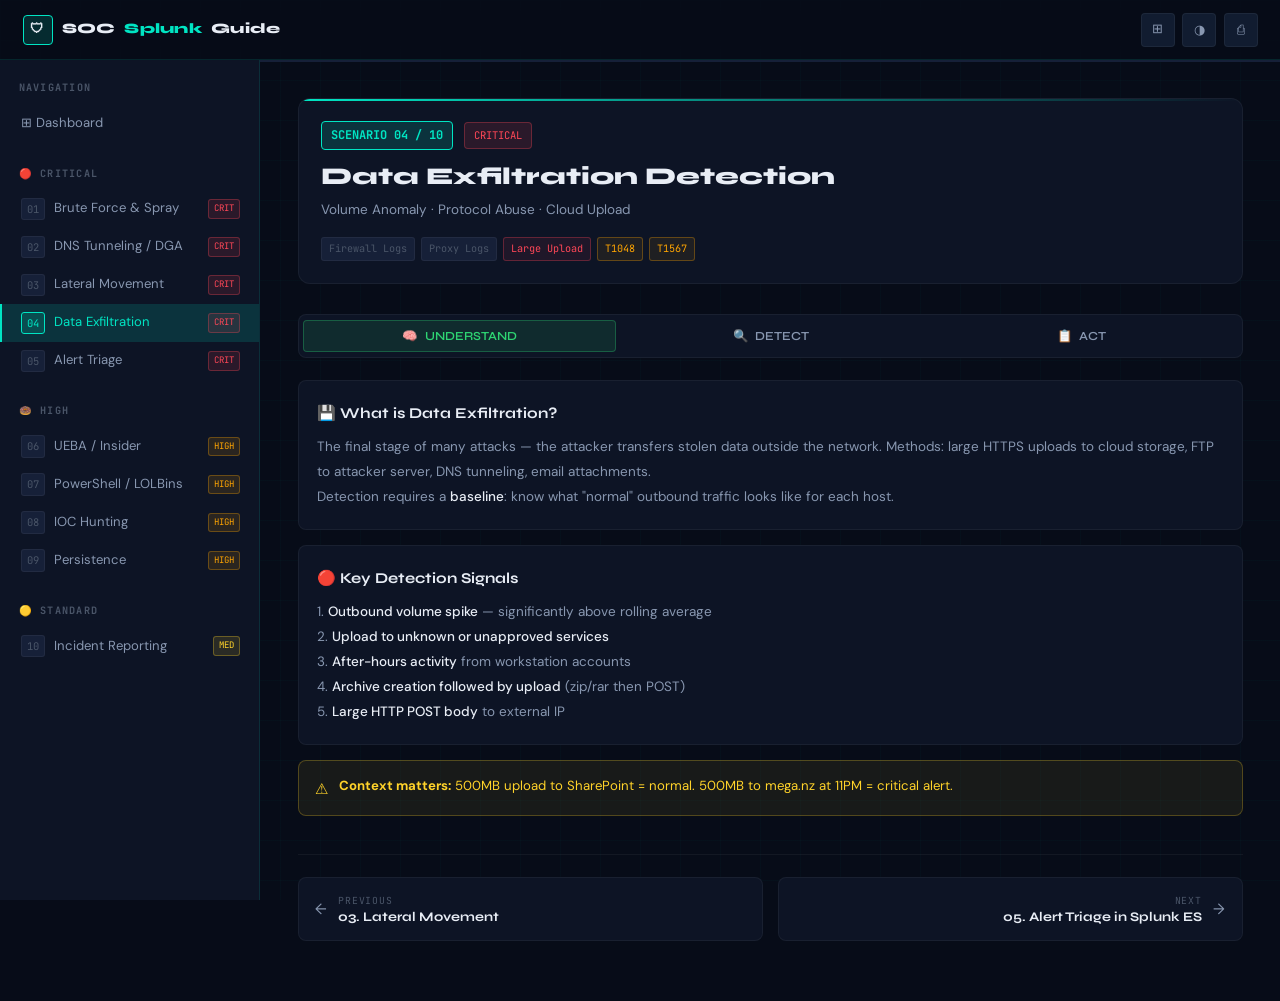
<file: scenarios/04-data-exfiltration.html>
<!DOCTYPE html>
<html lang="en">
<head>
<meta charset="UTF-8"/><meta name="viewport" content="width=device-width,initial-scale=1"/>
<title>Scenario 04: Data Exfiltration Detection &mdash; SOC Splunk Guide</title>
<link rel="stylesheet" href="../assets/css/style.css"/>
<style>
@media print{.sidebar,.site-header,.layer-tabs,.sc-nav,.progress-bar{display:none!important}
.main-content{margin:0;padding:1rem}.layer-panel{display:block!important}.phase-steps{display:block!important}}
</style>
</head><body>
<header class="site-header">
  <button class="btn-icon mobile-menu-btn" id="mobile-menu">&#9776;</button>
  <div class="header-logo"><div class="logo-icon">&#128737;</div> SOC <span>Splunk</span> Guide</div>
  <div class="header-spacer"></div>
  <div class="header-actions">
    <a class="btn-icon" href="../index.html" data-tip="Dashboard">&#8862;</a>
    <button class="btn-icon" id="theme-toggle" data-tip="Toggle theme">&#9680;</button>
    <button class="btn-icon" id="print-btn" data-tip="Print">&#9113;</button>
  </div>
</header>
<div class="progress-bar"><div class="progress-fill"></div></div>

<nav class="sidebar" aria-label="Site navigation">
  <div class="sidebar-section">
    <div class="sidebar-label">Navigation</div>
    <a class="nav-link" href="../index.html">&#x229E; Dashboard</a>
  </div>
  <div class="sidebar-section">
    <div class="sidebar-label">&#128308; Critical</div>
    <a class="nav-link" href="01-brute-force.html"><span class="nav-num">01</span> Brute Force &amp; Spray <span class="nav-sev sev-c">CRIT</span></a>
    <a class="nav-link" href="02-dns-analysis.html"><span class="nav-num">02</span> DNS Tunneling / DGA <span class="nav-sev sev-c">CRIT</span></a>
    <a class="nav-link" href="03-lateral-movement.html"><span class="nav-num">03</span> Lateral Movement <span class="nav-sev sev-c">CRIT</span></a>
    <a class="nav-link" href="04-data-exfiltration.html"><span class="nav-num">04</span> Data Exfiltration <span class="nav-sev sev-c">CRIT</span></a>
    <a class="nav-link" href="05-alert-triage.html"><span class="nav-num">05</span> Alert Triage <span class="nav-sev sev-c">CRIT</span></a>
  </div>
  <div class="sidebar-section">
    <div class="sidebar-label">&#127849; High</div>
    <a class="nav-link" href="06-ueba.html"><span class="nav-num">06</span> UEBA / Insider <span class="nav-sev sev-h">HIGH</span></a>
    <a class="nav-link" href="07-powershell-lolbins.html"><span class="nav-num">07</span> PowerShell / LOLBins <span class="nav-sev sev-h">HIGH</span></a>
    <a class="nav-link" href="08-ioc-hunting.html"><span class="nav-num">08</span> IOC Hunting <span class="nav-sev sev-h">HIGH</span></a>
    <a class="nav-link" href="09-persistence.html"><span class="nav-num">09</span> Persistence <span class="nav-sev sev-h">HIGH</span></a>
  </div>
  <div class="sidebar-section">
    <div class="sidebar-label">&#128993; Standard</div>
    <a class="nav-link" href="10-incident-reporting.html"><span class="nav-num">10</span> Incident Reporting <span class="nav-sev sev-m">MED</span></a>
  </div>
</nav>
<main class="main-content">
  <div class="scenario-header fade-in">
    <div class="sc-eyebrow">
      <span class="sc-num-badge">SCENARIO 04 / 10</span>
      <span class="sc-sev-badge sev-c">CRITICAL</span>
    </div>
    <div class="sc-title">Data Exfiltration Detection</div>
    <div class="sc-subtitle">Volume Anomaly · Protocol Abuse · Cloud Upload</div>
    <div class="sc-tags"><span class="sc-tag">Firewall Logs</span><span class="sc-tag">Proxy Logs</span><span class="sc-tag t-red">Large Upload</span><span class="sc-tag t-orange">T1048</span><span class="sc-tag t-orange">T1567</span></div>
  </div>
  <div class="layer-tabs fade-in fade-in-1" role="tablist">
    <button class="layer-tab" data-layer="u">&#129504; <span>UNDERSTAND</span></button>
    <button class="layer-tab" data-layer="d">&#128269; <span>DETECT</span></button>
    <button class="layer-tab" data-layer="a">&#128203; <span>ACT</span></button>
  </div>
  <div id="panel-u" class="layer-panel fade-in fade-in-2">
<div class="content-card"><h3>&#128190; What is Data Exfiltration?</h3>
<p>The final stage of many attacks — the attacker transfers stolen data outside the network. Methods: large HTTPS uploads to cloud storage, FTP to attacker server, DNS tunneling, email attachments.</p>
<p>Detection requires a <strong>baseline</strong>: know what "normal" outbound traffic looks like for each host.</p></div>
<div class="content-card"><h3>&#128308; Key Detection Signals</h3>
<p>1. <strong>Outbound volume spike</strong> — significantly above rolling average<br/>
2. <strong>Upload to unknown or unapproved services</strong><br/>
3. <strong>After-hours activity</strong> from workstation accounts<br/>
4. <strong>Archive creation followed by upload</strong> (zip/rar then POST)<br/>
5. <strong>Large HTTP POST body</strong> to external IP</p></div>
<div class="alert alert-warn"><span class="alert-icon">&#9888;</span><div><strong>Context matters:</strong> 500MB upload to SharePoint = normal. 500MB to mega.nz at 11PM = critical alert.</div></div></div>
  <div id="panel-d" class="layer-panel fade-in fade-in-2"><div class="spl-block">
  <div class="spl-header">
    <span class="spl-title">SPL &middot; Outbound Volume Anomaly</span>
    <span class="spl-meta">Firewall / Palo Alto &middot; -1h</span>
    <button class="copy-btn">&#8984; Copy SPL</button>
  </div>
  <div class="spl-body"><span class="kw">index</span>=* <span class="kw">sourcetype</span>=<span class="st">"firewall"</span> OR <span class="kw">sourcetype</span>=<span class="st">"paloalto"</span>
<span class="fd">action</span>=<span class="st">"allowed"</span> <span class="fd">direction</span>=<span class="st">"outbound"</span> <span class="kw">earliest</span>=-<span class="nm">1h</span>
<span class="op">|</span> <span class="fn">stats</span> <span class="fn">sum</span>(<span class="fd">bytes_out</span>) <span class="kw">as</span> <span class="fd">total_bytes</span>, <span class="fn">dc</span>(<span class="fd">dest_ip</span>) <span class="kw">as</span> <span class="fd">uniq_dest</span> <span class="kw">by</span> <span class="fd">src_ip</span>
<span class="op">|</span> <span class="fn">eval</span> <span class="fd">mb_out</span> = <span class="fn">round</span>(<span class="fd">total_bytes</span>/<span class="nm">1048576</span>,<span class="nm">2</span>)
<span class="op">|</span> <span class="fn">where</span> <span class="fd">mb_out</span> &gt; <span class="nm">100</span>
<span class="op">|</span> <span class="fn">eval</span> <span class="fd">risk</span> = <span class="kw">case</span>(<span class="fd">mb_out</span>&gt;<span class="nm">1000</span>,<span class="st">"CRITICAL &gt;1GB"</span>,<span class="fd">mb_out</span>&gt;<span class="nm">500</span>,<span class="st">"HIGH &gt;500MB"</span>,<span class="nm">1</span>=<span class="nm">1</span>,<span class="st">"MEDIUM"</span>)
<span class="op">|</span> <span class="fn">sort</span> -<span class="fd">mb_out</span></div>
</div><div class="spl-block">
  <div class="spl-header">
    <span class="spl-title">SPL &middot; Upload to Unapproved Cloud Services</span>
    <span class="spl-meta">Proxy Logs &middot; -24h</span>
    <button class="copy-btn">&#8984; Copy SPL</button>
  </div>
  <div class="spl-body"><span class="kw">index</span>=* <span class="kw">sourcetype</span>=<span class="st">"proxy"</span>
(<span class="fd">method</span>=<span class="st">"POST"</span> OR <span class="fd">method</span>=<span class="st">"PUT"</span>) <span class="kw">earliest</span>=-<span class="nm">24h</span>
<span class="op">|</span> <span class="fn">where</span> NOT <span class="fn">match</span>(<span class="fd">dest_host</span>,<span class="st">"(?i)(microsoft|office365|google|zoom|teams)"</span>)
<span class="op">|</span> <span class="fn">eval</span> <span class="fd">upload_mb</span> = <span class="fn">round</span>(<span class="fd">cs_bytes</span>/<span class="nm">1048576</span>,<span class="nm">2</span>)
<span class="op">|</span> <span class="fn">stats</span> <span class="fn">sum</span>(<span class="fd">upload_mb</span>) <span class="kw">as</span> <span class="fd">total_mb</span>, <span class="fn">values</span>(<span class="fd">dest_host</span>) <span class="kw">as</span> <span class="fd">destinations</span> <span class="kw">by</span> <span class="fd">src_ip</span>, <span class="fd">user</span>
<span class="op">|</span> <span class="fn">where</span> <span class="fd">total_mb</span> &gt; <span class="nm">50</span> <span class="op">|</span> <span class="fn">sort</span> -<span class="fd">total_mb</span></div>
</div></div>
  <div id="panel-a" class="layer-panel fade-in fade-in-2"><div class="runbook-phase"><div class="phase-header ph-1">&#128269; Phase 1 — Scope Assessment <span class="ph-toggle">&#9662;</span></div><div class="phase-steps"><div class="rb-step critical"><div class="step-cb"></div><div class="step-text">Calculate exact data volume transferred — above 1GB is critical</div></div><div class="rb-step critical"><div class="step-cb"></div><div class="step-text">Identify destination: dedicated IP or cloud service? What country?</div></div><div class="rb-step "><div class="step-cb"></div><div class="step-text">Was transfer after business hours?</div></div><div class="rb-step "><div class="step-cb"></div><div class="step-text">What file types were transferred (proxy logs)?</div></div></div></div><div class="dt-box"><div class="dt-title">&#127795; Exfiltration Decision Tree</div><div class="dt-q">Is destination in the organization's approved service list?</div><div class="dt-y">&#10003; Yes → Possible FP — verify with account owner</div><div class="dt-n">&#10007; No → Continue</div><div class="dt-q">Is volume >100MB to an unknown external IP?</div><div class="dt-y">&#10003; Yes → TRUE POSITIVE — Block + Escalate + Notify Legal/HR</div><div class="dt-n">&#10007; No → Investigate with Proxy/DLP logs</div></div><div class="runbook-phase"><div class="phase-header ph-4">&#128680; Immediate Response <span class="ph-toggle">&#9662;</span></div><div class="phase-steps"><div class="rb-step critical"><div class="step-cb"></div><div class="step-text">Block host network traffic — keep host alive for forensics</div></div><div class="rb-step critical"><div class="step-cb"></div><div class="step-text">Block destination IP/domain at Firewall</div></div><div class="rb-step "><div class="step-cb"></div><div class="step-text">Notify HR and Management — potential Insider Threat</div></div><div class="rb-step "><div class="step-cb"></div><div class="step-text">Take forensic image before any changes</div></div></div></div><div class="mitre-box"><div class="mitre-title">&#8862; MITRE ATT&CK MAPPING</div><div class="mitre-grid"><div class="mitre-item"><div class="mitre-id">T1048</div><div class="mitre-name">Exfil Over Alt Protocol</div></div><div class="mitre-item"><div class="mitre-id">T1041</div><div class="mitre-name">Exfil Over C2 Channel</div></div><div class="mitre-item"><div class="mitre-id">T1567</div><div class="mitre-name">Exfil to Web Service</div></div><div class="mitre-item"><div class="mitre-id">T1074</div><div class="mitre-name">Data Staged</div></div><div class="mitre-item"><div class="mitre-id">TA0010</div><div class="mitre-name">Tactic: Exfiltration</div></div></div></div></div>
  <div class="sc-nav"><a class="sc-nav-btn prev" href="03-lateral-movement.html"><span>&larr;</span><div><div class="sc-nav-label">Previous</div><div class="sc-nav-title">03. Lateral Movement</div></div></a><a class="sc-nav-btn next" href="05-alert-triage.html"><div><div class="sc-nav-label">Next</div><div class="sc-nav-title">05. Alert Triage in Splunk ES</div></div><span>&rarr;</span></a></div>
</main>
<script src="../assets/js/main.js"></script>
</body></html>
</file>
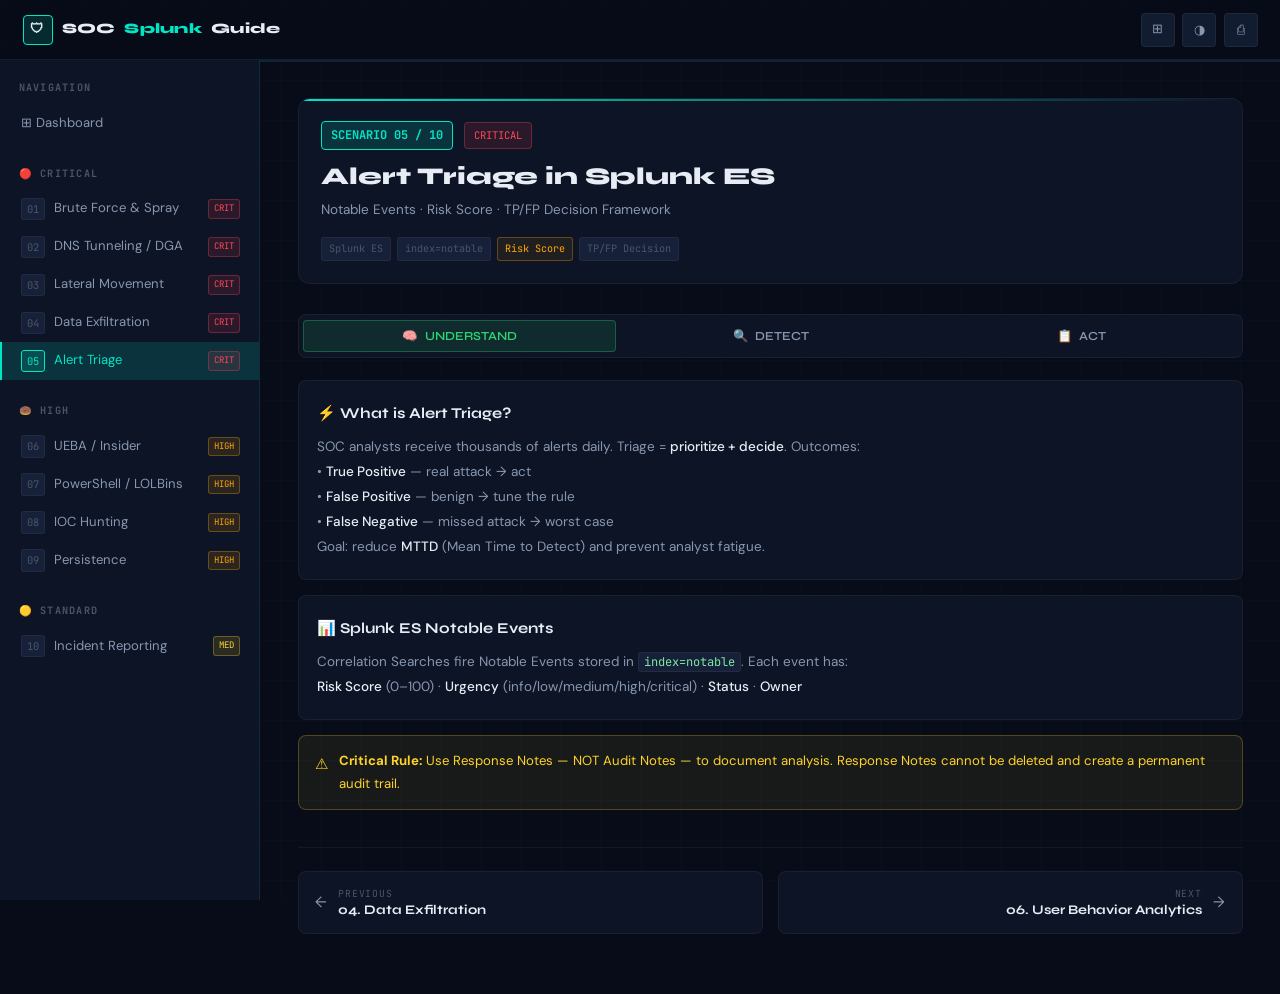
<file: scenarios/05-alert-triage.html>
<!DOCTYPE html>
<html lang="en">
<head>
<meta charset="UTF-8"/><meta name="viewport" content="width=device-width,initial-scale=1"/>
<title>Scenario 05: Alert Triage in Splunk ES &mdash; SOC Splunk Guide</title>
<link rel="stylesheet" href="../assets/css/style.css"/>
<style>
@media print{.sidebar,.site-header,.layer-tabs,.sc-nav,.progress-bar{display:none!important}
.main-content{margin:0;padding:1rem}.layer-panel{display:block!important}.phase-steps{display:block!important}}
</style>
</head><body>
<header class="site-header">
  <button class="btn-icon mobile-menu-btn" id="mobile-menu">&#9776;</button>
  <div class="header-logo"><div class="logo-icon">&#128737;</div> SOC <span>Splunk</span> Guide</div>
  <div class="header-spacer"></div>
  <div class="header-actions">
    <a class="btn-icon" href="../index.html" data-tip="Dashboard">&#8862;</a>
    <button class="btn-icon" id="theme-toggle" data-tip="Toggle theme">&#9680;</button>
    <button class="btn-icon" id="print-btn" data-tip="Print">&#9113;</button>
  </div>
</header>
<div class="progress-bar"><div class="progress-fill"></div></div>

<nav class="sidebar" aria-label="Site navigation">
  <div class="sidebar-section">
    <div class="sidebar-label">Navigation</div>
    <a class="nav-link" href="../index.html">&#x229E; Dashboard</a>
  </div>
  <div class="sidebar-section">
    <div class="sidebar-label">&#128308; Critical</div>
    <a class="nav-link" href="01-brute-force.html"><span class="nav-num">01</span> Brute Force &amp; Spray <span class="nav-sev sev-c">CRIT</span></a>
    <a class="nav-link" href="02-dns-analysis.html"><span class="nav-num">02</span> DNS Tunneling / DGA <span class="nav-sev sev-c">CRIT</span></a>
    <a class="nav-link" href="03-lateral-movement.html"><span class="nav-num">03</span> Lateral Movement <span class="nav-sev sev-c">CRIT</span></a>
    <a class="nav-link" href="04-data-exfiltration.html"><span class="nav-num">04</span> Data Exfiltration <span class="nav-sev sev-c">CRIT</span></a>
    <a class="nav-link" href="05-alert-triage.html"><span class="nav-num">05</span> Alert Triage <span class="nav-sev sev-c">CRIT</span></a>
  </div>
  <div class="sidebar-section">
    <div class="sidebar-label">&#127849; High</div>
    <a class="nav-link" href="06-ueba.html"><span class="nav-num">06</span> UEBA / Insider <span class="nav-sev sev-h">HIGH</span></a>
    <a class="nav-link" href="07-powershell-lolbins.html"><span class="nav-num">07</span> PowerShell / LOLBins <span class="nav-sev sev-h">HIGH</span></a>
    <a class="nav-link" href="08-ioc-hunting.html"><span class="nav-num">08</span> IOC Hunting <span class="nav-sev sev-h">HIGH</span></a>
    <a class="nav-link" href="09-persistence.html"><span class="nav-num">09</span> Persistence <span class="nav-sev sev-h">HIGH</span></a>
  </div>
  <div class="sidebar-section">
    <div class="sidebar-label">&#128993; Standard</div>
    <a class="nav-link" href="10-incident-reporting.html"><span class="nav-num">10</span> Incident Reporting <span class="nav-sev sev-m">MED</span></a>
  </div>
</nav>
<main class="main-content">
  <div class="scenario-header fade-in">
    <div class="sc-eyebrow">
      <span class="sc-num-badge">SCENARIO 05 / 10</span>
      <span class="sc-sev-badge sev-c">CRITICAL</span>
    </div>
    <div class="sc-title">Alert Triage in Splunk ES</div>
    <div class="sc-subtitle">Notable Events · Risk Score · TP/FP Decision Framework</div>
    <div class="sc-tags"><span class="sc-tag">Splunk ES</span><span class="sc-tag">index=notable</span><span class="sc-tag t-orange">Risk Score</span><span class="sc-tag">TP/FP Decision</span></div>
  </div>
  <div class="layer-tabs fade-in fade-in-1" role="tablist">
    <button class="layer-tab" data-layer="u">&#129504; <span>UNDERSTAND</span></button>
    <button class="layer-tab" data-layer="d">&#128269; <span>DETECT</span></button>
    <button class="layer-tab" data-layer="a">&#128203; <span>ACT</span></button>
  </div>
  <div id="panel-u" class="layer-panel fade-in fade-in-2">
<div class="content-card"><h3>&#9889; What is Alert Triage?</h3>
<p>SOC analysts receive thousands of alerts daily. Triage = <strong>prioritize + decide</strong>. Outcomes:</p>
<p>&bull; <strong>True Positive</strong> — real attack → act<br/>
&bull; <strong>False Positive</strong> — benign → tune the rule<br/>
&bull; <strong>False Negative</strong> — missed attack → worst case<br/>
Goal: reduce <strong>MTTD</strong> (Mean Time to Detect) and prevent analyst fatigue.</p></div>
<div class="content-card"><h3>&#128202; Splunk ES Notable Events</h3>
<p>Correlation Searches fire Notable Events stored in <code>index=notable</code>. Each event has:<br/>
<strong>Risk Score</strong> (0–100) · <strong>Urgency</strong> (info/low/medium/high/critical) · <strong>Status</strong> · <strong>Owner</strong></p></div>
<div class="alert alert-warn"><span class="alert-icon">&#9888;</span><div><strong>Critical Rule:</strong> Use Response Notes — NOT Audit Notes — to document analysis. Response Notes cannot be deleted and create a permanent audit trail.</div></div></div>
  <div id="panel-d" class="layer-panel fade-in fade-in-2"><div class="spl-block">
  <div class="spl-header">
    <span class="spl-title">SPL &middot; Notable Events Prioritization</span>
    <span class="spl-meta">index=notable &middot; -24h</span>
    <button class="copy-btn">&#8984; Copy SPL</button>
  </div>
  <div class="spl-body"><span class="kw">index</span>=notable <span class="kw">earliest</span>=-<span class="nm">24h</span>
<span class="op">|</span> <span class="fn">stats</span> <span class="kw">count</span> <span class="kw">as</span> <span class="fd">alert_count</span>, <span class="fn">dc</span>(<span class="fd">src_user</span>) <span class="kw">as</span> <span class="fd">unique_users</span>,
        <span class="fn">values</span>(<span class="fd">rule_name</span>) <span class="kw">as</span> <span class="fd">rules</span> <span class="kw">by</span> <span class="fd">urgency</span>, <span class="fd">status</span>
<span class="op">|</span> <span class="fn">eval</span> <span class="fd">priority</span> = <span class="kw">case</span>(<span class="fd">urgency</span>=<span class="st">"critical"</span>,<span class="nm">1</span>,<span class="fd">urgency</span>=<span class="st">"high"</span>,<span class="nm">2</span>,
        <span class="fd">urgency</span>=<span class="st">"medium"</span>,<span class="nm">3</span>,<span class="nm">1</span>=<span class="nm">1</span>,<span class="nm">4</span>)
<span class="op">|</span> <span class="fn">sort</span> <span class="fd">priority</span></div>
</div><div class="spl-block">
  <div class="spl-header">
    <span class="spl-title">SPL &middot; High-Volume Rules (FP Tuning Candidates)</span>
    <span class="spl-meta">index=notable &middot; -7d</span>
    <button class="copy-btn">&#8984; Copy SPL</button>
  </div>
  <div class="spl-body"><span class="kw">index</span>=notable <span class="kw">earliest</span>=-<span class="nm">7d</span>
<span class="op">|</span> <span class="fn">stats</span> <span class="kw">count</span> <span class="kw">as</span> <span class="fd">fire_count</span>, <span class="fn">dc</span>(<span class="fd">src_ip</span>) <span class="kw">as</span> <span class="fd">uniq_src</span> <span class="kw">by</span> <span class="fd">rule_name</span>
<span class="op">|</span> <span class="fn">where</span> <span class="fd">fire_count</span> &gt; <span class="nm">100</span>
<span class="op">|</span> <span class="fn">eval</span> <span class="fd">tuning</span> = <span class="kw">if</span>(<span class="fd">fire_count</span>&gt;<span class="nm">500</span>,<span class="st">"YES - HIGH PRIORITY"</span>,<span class="st">"REVIEW"</span>)
<span class="op">|</span> <span class="fn">sort</span> -<span class="fd">fire_count</span></div>
</div></div>
  <div id="panel-a" class="layer-panel fade-in fade-in-2"><div class="runbook-phase"><div class="phase-header ph-1">&#9889; Phase 1 — Alert Receipt <span class="ph-toggle">&#9662;</span></div><div class="phase-steps"><div class="rb-step critical"><div class="step-cb"></div><div class="step-text">Open Analyst Queue — address Critical and High first</div></div><div class="rb-step "><div class="step-cb"></div><div class="step-text">Assign Notable Event to yourself — prevent duplicate work</div></div><div class="rb-step "><div class="step-cb"></div><div class="step-text">Set Status to 'In Progress'</div></div></div></div><div class="dt-box"><div class="dt-title">&#127795; TP / FP / Tuning Decision</div><div class="dt-q">Does the activity match user/system context? (pentest, maintenance window)</div><div class="dt-y">&#10003; Yes → FP — document and suppress rule for this asset</div><div class="dt-n">&#10007; No → Continue</div><div class="dt-q">Has rule fired >50 times in 7 days with zero confirmed TPs?</div><div class="dt-y">&#10003; Yes → FP needing tuning — open Rule Optimization ticket</div><div class="dt-n">&#10007; No → Continue</div><div class="dt-q">Is alert confirmed by correlated evidence from multiple sources?</div><div class="dt-y">&#10003; Yes → TRUE POSITIVE — Begin Incident Response</div><div class="dt-n">&#10007; No → UNDETERMINED — Escalate to L2 with documentation</div></div><div class="runbook-phase"><div class="phase-header ph-5">&#128221; Phase 2 — Documentation <span class="ph-toggle">&#9662;</span></div><div class="phase-steps"><div class="rb-step critical"><div class="step-cb"></div><div class="step-text">Write Response Notes — permanent, cannot be deleted, full audit trail</div></div><div class="rb-step "><div class="step-cb"></div><div class="step-text">Document: what investigated, what found, decision and rationale</div></div><div class="rb-step "><div class="step-cb"></div><div class="step-text">Set status to Resolved or Escalated with written justification</div></div></div></div><div class="mitre-box"><div class="mitre-title">&#8862; MITRE ATT&CK MAPPING</div><div class="mitre-grid"><div class="mitre-item"><div class="mitre-id">TA0001</div><div class="mitre-name">Initial Access</div></div><div class="mitre-item"><div class="mitre-id">TA0002</div><div class="mitre-name">Execution</div></div><div class="mitre-item"><div class="mitre-id">TA0006</div><div class="mitre-name">Credential Access</div></div><div class="mitre-item"><div class="mitre-id">TA0008</div><div class="mitre-name">Lateral Movement</div></div></div></div></div>
  <div class="sc-nav"><a class="sc-nav-btn prev" href="04-data-exfiltration.html"><span>&larr;</span><div><div class="sc-nav-label">Previous</div><div class="sc-nav-title">04. Data Exfiltration</div></div></a><a class="sc-nav-btn next" href="06-ueba.html"><div><div class="sc-nav-label">Next</div><div class="sc-nav-title">06. User Behavior Analytics</div></div><span>&rarr;</span></a></div>
</main>
<script src="../assets/js/main.js"></script>
</body></html>
</file>
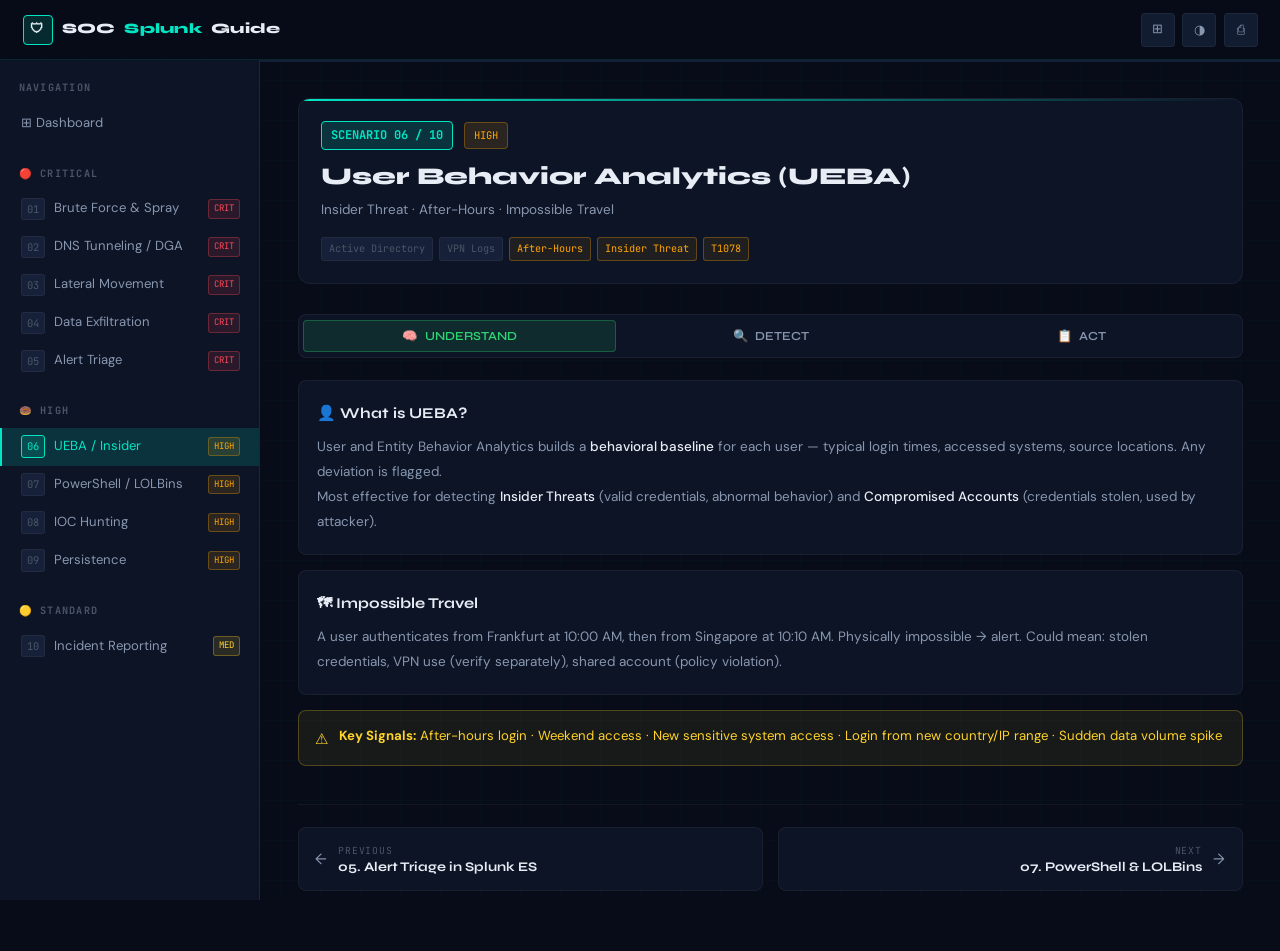
<file: scenarios/06-ueba.html>
<!DOCTYPE html>
<html lang="en">
<head>
<meta charset="UTF-8"/><meta name="viewport" content="width=device-width,initial-scale=1"/>
<title>Scenario 06: User Behavior Analytics (UEBA) &mdash; SOC Splunk Guide</title>
<link rel="stylesheet" href="../assets/css/style.css"/>
<style>
@media print{.sidebar,.site-header,.layer-tabs,.sc-nav,.progress-bar{display:none!important}
.main-content{margin:0;padding:1rem}.layer-panel{display:block!important}.phase-steps{display:block!important}}
</style>
</head><body>
<header class="site-header">
  <button class="btn-icon mobile-menu-btn" id="mobile-menu">&#9776;</button>
  <div class="header-logo"><div class="logo-icon">&#128737;</div> SOC <span>Splunk</span> Guide</div>
  <div class="header-spacer"></div>
  <div class="header-actions">
    <a class="btn-icon" href="../index.html" data-tip="Dashboard">&#8862;</a>
    <button class="btn-icon" id="theme-toggle" data-tip="Toggle theme">&#9680;</button>
    <button class="btn-icon" id="print-btn" data-tip="Print">&#9113;</button>
  </div>
</header>
<div class="progress-bar"><div class="progress-fill"></div></div>

<nav class="sidebar" aria-label="Site navigation">
  <div class="sidebar-section">
    <div class="sidebar-label">Navigation</div>
    <a class="nav-link" href="../index.html">&#x229E; Dashboard</a>
  </div>
  <div class="sidebar-section">
    <div class="sidebar-label">&#128308; Critical</div>
    <a class="nav-link" href="01-brute-force.html"><span class="nav-num">01</span> Brute Force &amp; Spray <span class="nav-sev sev-c">CRIT</span></a>
    <a class="nav-link" href="02-dns-analysis.html"><span class="nav-num">02</span> DNS Tunneling / DGA <span class="nav-sev sev-c">CRIT</span></a>
    <a class="nav-link" href="03-lateral-movement.html"><span class="nav-num">03</span> Lateral Movement <span class="nav-sev sev-c">CRIT</span></a>
    <a class="nav-link" href="04-data-exfiltration.html"><span class="nav-num">04</span> Data Exfiltration <span class="nav-sev sev-c">CRIT</span></a>
    <a class="nav-link" href="05-alert-triage.html"><span class="nav-num">05</span> Alert Triage <span class="nav-sev sev-c">CRIT</span></a>
  </div>
  <div class="sidebar-section">
    <div class="sidebar-label">&#127849; High</div>
    <a class="nav-link" href="06-ueba.html"><span class="nav-num">06</span> UEBA / Insider <span class="nav-sev sev-h">HIGH</span></a>
    <a class="nav-link" href="07-powershell-lolbins.html"><span class="nav-num">07</span> PowerShell / LOLBins <span class="nav-sev sev-h">HIGH</span></a>
    <a class="nav-link" href="08-ioc-hunting.html"><span class="nav-num">08</span> IOC Hunting <span class="nav-sev sev-h">HIGH</span></a>
    <a class="nav-link" href="09-persistence.html"><span class="nav-num">09</span> Persistence <span class="nav-sev sev-h">HIGH</span></a>
  </div>
  <div class="sidebar-section">
    <div class="sidebar-label">&#128993; Standard</div>
    <a class="nav-link" href="10-incident-reporting.html"><span class="nav-num">10</span> Incident Reporting <span class="nav-sev sev-m">MED</span></a>
  </div>
</nav>
<main class="main-content">
  <div class="scenario-header fade-in">
    <div class="sc-eyebrow">
      <span class="sc-num-badge">SCENARIO 06 / 10</span>
      <span class="sc-sev-badge sev-h">HIGH</span>
    </div>
    <div class="sc-title">User Behavior Analytics (UEBA)</div>
    <div class="sc-subtitle">Insider Threat · After-Hours · Impossible Travel</div>
    <div class="sc-tags"><span class="sc-tag">Active Directory</span><span class="sc-tag">VPN Logs</span><span class="sc-tag t-orange">After-Hours</span><span class="sc-tag t-orange">Insider Threat</span><span class="sc-tag t-orange">T1078</span></div>
  </div>
  <div class="layer-tabs fade-in fade-in-1" role="tablist">
    <button class="layer-tab" data-layer="u">&#129504; <span>UNDERSTAND</span></button>
    <button class="layer-tab" data-layer="d">&#128269; <span>DETECT</span></button>
    <button class="layer-tab" data-layer="a">&#128203; <span>ACT</span></button>
  </div>
  <div id="panel-u" class="layer-panel fade-in fade-in-2">
<div class="content-card"><h3>&#128100; What is UEBA?</h3>
<p>User and Entity Behavior Analytics builds a <strong>behavioral baseline</strong> for each user — typical login times, accessed systems, source locations. Any deviation is flagged.</p>
<p>Most effective for detecting <strong>Insider Threats</strong> (valid credentials, abnormal behavior) and <strong>Compromised Accounts</strong> (credentials stolen, used by attacker).</p></div>
<div class="content-card"><h3>&#128506; Impossible Travel</h3>
<p>A user authenticates from Frankfurt at 10:00 AM, then from Singapore at 10:10 AM. Physically impossible &rarr; alert. Could mean: stolen credentials, VPN use (verify separately), shared account (policy violation).</p></div>
<div class="alert alert-warn"><span class="alert-icon">&#9888;</span><div><strong>Key Signals:</strong> After-hours login &middot; Weekend access &middot; New sensitive system access &middot; Login from new country/IP range &middot; Sudden data volume spike</div></div></div>
  <div id="panel-d" class="layer-panel fade-in fade-in-2"><div class="spl-block">
  <div class="spl-header">
    <span class="spl-title">SPL &middot; After-Hours Login Detection</span>
    <span class="spl-meta">Windows Security &middot; EventID 4624</span>
    <button class="copy-btn">&#8984; Copy SPL</button>
  </div>
  <div class="spl-body"><span class="kw">index</span>=* <span class="kw">sourcetype</span>=WinEventLog:Security <span class="fd">EventCode</span>=<span class="nm">4624</span>
<span class="kw">earliest</span>=-<span class="nm">24h</span>
<span class="op">|</span> <span class="fn">eval</span> <span class="fd">hour</span> = <span class="fn">strftime</span>(<span class="fd">_time</span>,<span class="st">"%H"</span>)
<span class="op">|</span> <span class="fn">eval</span> <span class="fd">dow</span> = <span class="fn">strftime</span>(<span class="fd">_time</span>,<span class="st">"%A"</span>)
<span class="op">|</span> <span class="fn">eval</span> <span class="fd">after_hours</span> = <span class="kw">if</span>(<span class="fd">hour</span>&lt;<span class="st">"08"</span> OR <span class="fd">hour</span>&gt;<span class="st">"19"</span>
        OR <span class="fd">dow</span>=<span class="st">"Saturday"</span> OR <span class="fd">dow</span>=<span class="st">"Sunday"</span>, <span class="st">"YES"</span>, <span class="st">"NO"</span>)
<span class="op">|</span> <span class="fn">where</span> <span class="fd">after_hours</span>=<span class="st">"YES"</span>
<span class="op">|</span> <span class="fn">stats</span> <span class="kw">count</span> <span class="kw">as</span> <span class="fd">logins</span>, <span class="fn">values</span>(<span class="fd">hour</span>) <span class="kw">as</span> <span class="fd">hours</span>,
        <span class="fn">values</span>(<span class="fd">ComputerName</span>) <span class="kw">as</span> <span class="fd">systems</span> <span class="kw">by</span> <span class="fd">Account_Name</span>
<span class="op">|</span> <span class="fn">sort</span> -<span class="fd">logins</span></div>
</div>
<table class="explain-table"><tr><th>Component</th><th>Explanation</th></tr>
<tr><td>strftime(_time, "%H")</td><td>Extract event hour (00-23). Represents event time — NOT index time</td></tr>
<tr><td>dow = Saturday/Sunday</td><td>Weekend logins from 9-to-5 accounts are high-value behavioral anomalies</td></tr>
<tr><td>values(hour)</td><td>Shows exact hours logged in — useful for pattern analysis in investigation</td></tr></table>
</div>
  <div id="panel-a" class="layer-panel fade-in fade-in-2"><div class="runbook-phase"><div class="phase-header ph-1">&#128269; Phase 1 — User Profile Analysis <span class="ph-toggle">&#9662;</span></div><div class="phase-steps"><div class="rb-step critical"><div class="step-cb"></div><div class="step-text">Review user's normal login pattern for last 30 days</div></div><div class="rb-step "><div class="step-cb"></div><div class="step-text">Check HR records — on notice, on leave, recently resigned?</div></div><div class="rb-step critical"><div class="step-cb"></div><div class="step-text">Check VPN logs — was the source IP a VPN exit node?</div></div><div class="rb-step "><div class="step-cb"></div><div class="step-text">Review post-login activity — what files and systems were accessed?</div></div></div></div><div class="dt-box"><div class="dt-title">&#127795; Insider Threat vs. Compromised Account</div><div class="dt-q">Did you contact the user? Did they confirm this login?</div><div class="dt-y">&#10003; Yes, confirmed → Possible policy violation — report to HR</div><div class="dt-n">&#10007; No / denies → Compromised Account — disable immediately + IR</div></div><div class="runbook-phase"><div class="phase-header ph-4">&#128680; Response <span class="ph-toggle">&#9662;</span></div><div class="phase-steps"><div class="rb-step critical"><div class="step-cb"></div><div class="step-text">If compromised: disable account and force password reset on all accounts</div></div><div class="rb-step "><div class="step-cb"></div><div class="step-text">If insider: notify HR, preserve evidence (do NOT warn the user)</div></div><div class="rb-step "><div class="step-cb"></div><div class="step-text">Check all activity from the account for the past 90 days</div></div></div></div><div class="mitre-box"><div class="mitre-title">&#8862; MITRE ATT&CK MAPPING</div><div class="mitre-grid"><div class="mitre-item"><div class="mitre-id">T1078</div><div class="mitre-name">Valid Accounts</div></div><div class="mitre-item"><div class="mitre-id">T1078.002</div><div class="mitre-name">Domain Accounts</div></div><div class="mitre-item"><div class="mitre-id">TA0003</div><div class="mitre-name">Persistence</div></div><div class="mitre-item"><div class="mitre-id">TA0009</div><div class="mitre-name">Collection</div></div></div></div></div>
  <div class="sc-nav"><a class="sc-nav-btn prev" href="05-alert-triage.html"><span>&larr;</span><div><div class="sc-nav-label">Previous</div><div class="sc-nav-title">05. Alert Triage in Splunk ES</div></div></a><a class="sc-nav-btn next" href="07-powershell-lolbins.html"><div><div class="sc-nav-label">Next</div><div class="sc-nav-title">07. PowerShell & LOLBins</div></div><span>&rarr;</span></a></div>
</main>
<script src="../assets/js/main.js"></script>
</body></html>
</file>
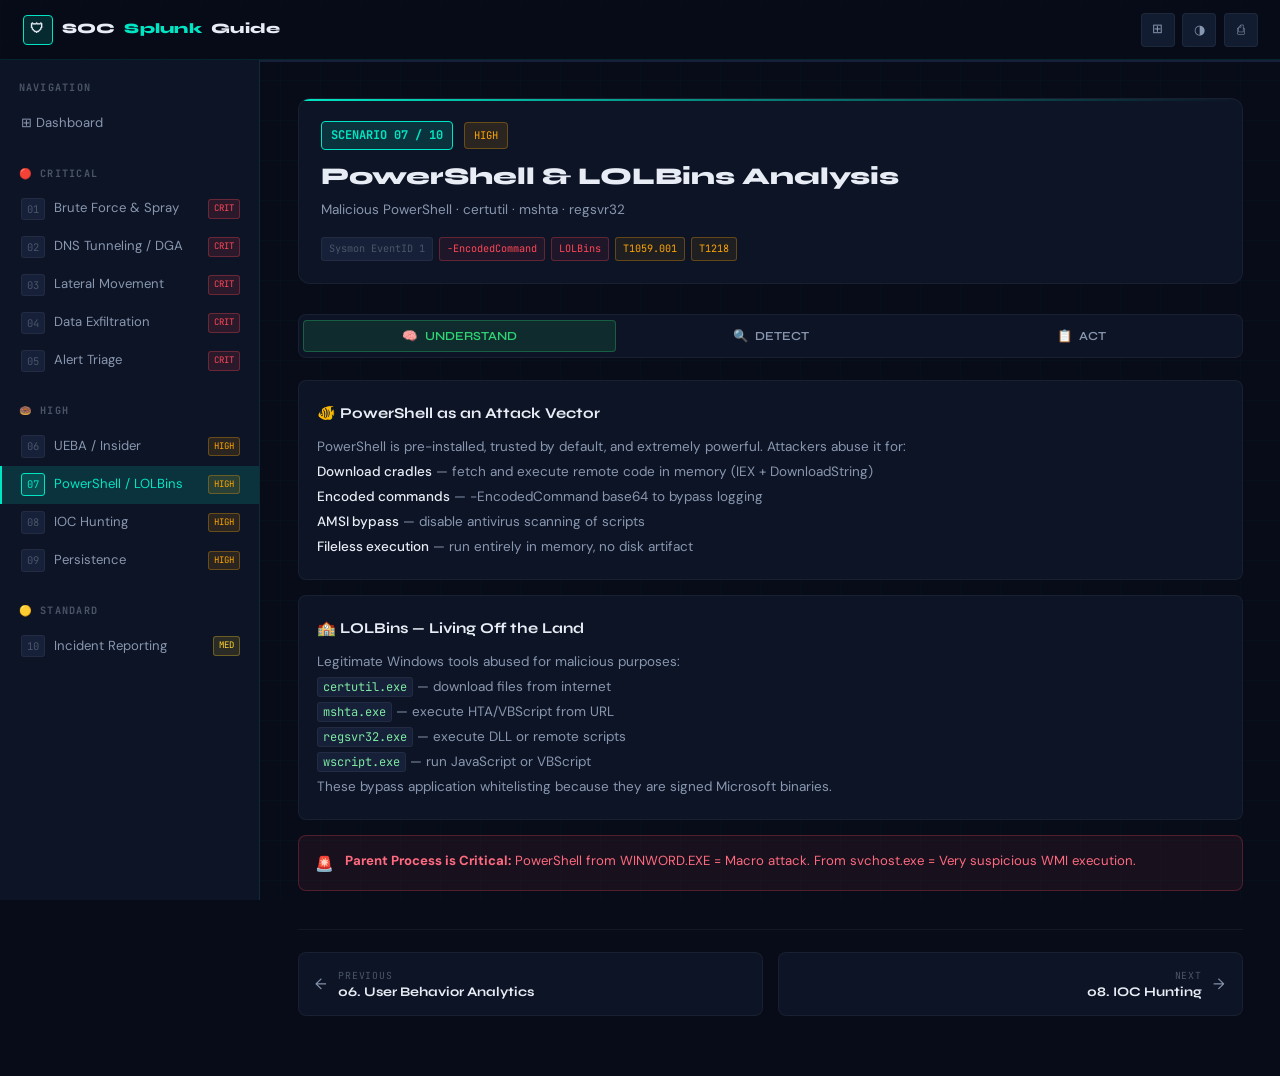
<file: scenarios/07-powershell-lolbins.html>
<!DOCTYPE html>
<html lang="en">
<head>
<meta charset="UTF-8"/><meta name="viewport" content="width=device-width,initial-scale=1"/>
<title>Scenario 07: PowerShell & LOLBins Analysis &mdash; SOC Splunk Guide</title>
<link rel="stylesheet" href="../assets/css/style.css"/>
<style>
@media print{.sidebar,.site-header,.layer-tabs,.sc-nav,.progress-bar{display:none!important}
.main-content{margin:0;padding:1rem}.layer-panel{display:block!important}.phase-steps{display:block!important}}
</style>
</head><body>
<header class="site-header">
  <button class="btn-icon mobile-menu-btn" id="mobile-menu">&#9776;</button>
  <div class="header-logo"><div class="logo-icon">&#128737;</div> SOC <span>Splunk</span> Guide</div>
  <div class="header-spacer"></div>
  <div class="header-actions">
    <a class="btn-icon" href="../index.html" data-tip="Dashboard">&#8862;</a>
    <button class="btn-icon" id="theme-toggle" data-tip="Toggle theme">&#9680;</button>
    <button class="btn-icon" id="print-btn" data-tip="Print">&#9113;</button>
  </div>
</header>
<div class="progress-bar"><div class="progress-fill"></div></div>

<nav class="sidebar" aria-label="Site navigation">
  <div class="sidebar-section">
    <div class="sidebar-label">Navigation</div>
    <a class="nav-link" href="../index.html">&#x229E; Dashboard</a>
  </div>
  <div class="sidebar-section">
    <div class="sidebar-label">&#128308; Critical</div>
    <a class="nav-link" href="01-brute-force.html"><span class="nav-num">01</span> Brute Force &amp; Spray <span class="nav-sev sev-c">CRIT</span></a>
    <a class="nav-link" href="02-dns-analysis.html"><span class="nav-num">02</span> DNS Tunneling / DGA <span class="nav-sev sev-c">CRIT</span></a>
    <a class="nav-link" href="03-lateral-movement.html"><span class="nav-num">03</span> Lateral Movement <span class="nav-sev sev-c">CRIT</span></a>
    <a class="nav-link" href="04-data-exfiltration.html"><span class="nav-num">04</span> Data Exfiltration <span class="nav-sev sev-c">CRIT</span></a>
    <a class="nav-link" href="05-alert-triage.html"><span class="nav-num">05</span> Alert Triage <span class="nav-sev sev-c">CRIT</span></a>
  </div>
  <div class="sidebar-section">
    <div class="sidebar-label">&#127849; High</div>
    <a class="nav-link" href="06-ueba.html"><span class="nav-num">06</span> UEBA / Insider <span class="nav-sev sev-h">HIGH</span></a>
    <a class="nav-link" href="07-powershell-lolbins.html"><span class="nav-num">07</span> PowerShell / LOLBins <span class="nav-sev sev-h">HIGH</span></a>
    <a class="nav-link" href="08-ioc-hunting.html"><span class="nav-num">08</span> IOC Hunting <span class="nav-sev sev-h">HIGH</span></a>
    <a class="nav-link" href="09-persistence.html"><span class="nav-num">09</span> Persistence <span class="nav-sev sev-h">HIGH</span></a>
  </div>
  <div class="sidebar-section">
    <div class="sidebar-label">&#128993; Standard</div>
    <a class="nav-link" href="10-incident-reporting.html"><span class="nav-num">10</span> Incident Reporting <span class="nav-sev sev-m">MED</span></a>
  </div>
</nav>
<main class="main-content">
  <div class="scenario-header fade-in">
    <div class="sc-eyebrow">
      <span class="sc-num-badge">SCENARIO 07 / 10</span>
      <span class="sc-sev-badge sev-h">HIGH</span>
    </div>
    <div class="sc-title">PowerShell & LOLBins Analysis</div>
    <div class="sc-subtitle">Malicious PowerShell · certutil · mshta · regsvr32</div>
    <div class="sc-tags"><span class="sc-tag">Sysmon EventID 1</span><span class="sc-tag t-red">-EncodedCommand</span><span class="sc-tag t-red">LOLBins</span><span class="sc-tag t-orange">T1059.001</span><span class="sc-tag t-orange">T1218</span></div>
  </div>
  <div class="layer-tabs fade-in fade-in-1" role="tablist">
    <button class="layer-tab" data-layer="u">&#129504; <span>UNDERSTAND</span></button>
    <button class="layer-tab" data-layer="d">&#128269; <span>DETECT</span></button>
    <button class="layer-tab" data-layer="a">&#128203; <span>ACT</span></button>
  </div>
  <div id="panel-u" class="layer-panel fade-in fade-in-2">
<div class="content-card"><h3>&#128032; PowerShell as an Attack Vector</h3>
<p>PowerShell is pre-installed, trusted by default, and extremely powerful. Attackers abuse it for:</p>
<p><strong>Download cradles</strong> — fetch and execute remote code in memory (IEX + DownloadString)<br/>
<strong>Encoded commands</strong> — -EncodedCommand base64 to bypass logging<br/>
<strong>AMSI bypass</strong> — disable antivirus scanning of scripts<br/>
<strong>Fileless execution</strong> — run entirely in memory, no disk artifact</p></div>
<div class="content-card"><h3>&#127979; LOLBins — Living Off the Land</h3>
<p>Legitimate Windows tools abused for malicious purposes:<br/>
<code>certutil.exe</code> — download files from internet<br/>
<code>mshta.exe</code> — execute HTA/VBScript from URL<br/>
<code>regsvr32.exe</code> — execute DLL or remote scripts<br/>
<code>wscript.exe</code> — run JavaScript or VBScript<br/>
These bypass application whitelisting because they are signed Microsoft binaries.</p></div>
<div class="alert alert-danger"><span class="alert-icon">&#128680;</span><div><strong>Parent Process is Critical:</strong> PowerShell from WINWORD.EXE = Macro attack. From svchost.exe = Very suspicious WMI execution.</div></div></div>
  <div id="panel-d" class="layer-panel fade-in fade-in-2"><div class="spl-block">
  <div class="spl-header">
    <span class="spl-title">SPL &middot; Malicious PowerShell Risk Scoring</span>
    <span class="spl-meta">Sysmon EventID 1 &middot; -1h</span>
    <button class="copy-btn">&#8984; Copy SPL</button>
  </div>
  <div class="spl-body"><span class="kw">index</span>=* <span class="kw">sourcetype</span>=XmlWinEventLog:Microsoft-Windows-Sysmon/Operational
<span class="fd">EventCode</span>=<span class="nm">1</span> (<span class="fd">Image</span>=<span class="st">"*\\powershell.exe"</span> OR <span class="fd">Image</span>=<span class="st">"*\\pwsh.exe"</span>)
<span class="kw">earliest</span>=-<span class="nm">1h</span>
<span class="op">|</span> <span class="fn">eval</span> <span class="fd">enc</span>    = <span class="kw">if</span>(<span class="fn">match</span>(<span class="fd">CommandLine</span>,<span class="st">"(?i)(-enc|-EncodedCommand)"</span>),<span class="nm">30</span>,<span class="nm">0</span>)
<span class="op">|</span> <span class="fn">eval</span> <span class="fd">dl</span>     = <span class="kw">if</span>(<span class="fn">match</span>(<span class="fd">CommandLine</span>,<span class="st">"(?i)(DownloadString|WebClient|iex)"</span>),<span class="nm">40</span>,<span class="nm">0</span>)
<span class="op">|</span> <span class="fn">eval</span> <span class="fd">bypass</span> = <span class="kw">if</span>(<span class="fn">match</span>(<span class="fd">CommandLine</span>,<span class="st">"(?i)(-nop|-bypass|-WindowStyle Hidden)"</span>),<span class="nm">20</span>,<span class="nm">0</span>)
<span class="op">|</span> <span class="fn">eval</span> <span class="fd">amsi</span>   = <span class="kw">if</span>(<span class="fn">match</span>(<span class="fd">CommandLine</span>,<span class="st">"(?i)(amsi|AmsiScanBuffer)"</span>),<span class="nm">50</span>,<span class="nm">0</span>)
<span class="op">|</span> <span class="fn">eval</span> <span class="fd">risk_score</span> = <span class="fd">enc</span>+<span class="fd">dl</span>+<span class="fd">bypass</span>+<span class="fd">amsi</span>
<span class="op">|</span> <span class="fn">where</span> <span class="fd">risk_score</span> &gt; <span class="nm">20</span>
<span class="op">|</span> <span class="fn">eval</span> <span class="fd">verdict</span> = <span class="kw">case</span>(<span class="fd">risk_score</span>&gt;=<span class="nm">70</span>,<span class="st">"CRITICAL"</span>,<span class="fd">risk_score</span>&gt;=<span class="nm">40</span>,<span class="st">"HIGH"</span>,<span class="nm">1</span>=<span class="nm">1</span>,<span class="st">"MEDIUM"</span>)
<span class="op">|</span> <span class="fn">sort</span> -<span class="fd">risk_score</span></div>
</div>
<table class="explain-table"><tr><th>Signal</th><th>Score</th><th>Why</th></tr>
<tr><td>-EncodedCommand</td><td>+30</td><td>Obfuscating the command to evade script block logging</td></tr>
<tr><td>DownloadString / IEX</td><td>+40</td><td>Download and execute remote code in memory — no disk artifact</td></tr>
<tr><td>-nop / -bypass</td><td>+20</td><td>Bypassing execution policy and hiding window</td></tr>
<tr><td>amsi / AmsiScanBuffer</td><td>+50</td><td>Attempting to disable AV scanning — highest confidence signal</td></tr></table>
</div>
  <div id="panel-a" class="layer-panel fade-in fade-in-2"><div class="runbook-phase"><div class="phase-header ph-1">&#128269; Phase 1 — Command Analysis <span class="ph-toggle">&#9662;</span></div><div class="phase-steps"><div class="rb-step critical"><div class="step-cb"></div><div class="step-text">Read full CommandLine — if encoded, Base64-decode it immediately</div></div><div class="rb-step critical"><div class="step-cb"></div><div class="step-text">Check ParentImage — WINWORD/EXCEL as parent = Macro Attack</div></div><div class="rb-step "><div class="step-cb"></div><div class="step-text">Did the process make network connections? (Sysmon EventID 3)</div></div><div class="rb-step "><div class="step-cb"></div><div class="step-text">Did it create files on disk? (Sysmon EventID 11)</div></div></div></div><div class="dt-box"><div class="dt-title">&#127795; PowerShell Threat Assessment</div><div class="dt-q">Is ParentImage a user application (Word, Excel, Outlook)?</div><div class="dt-y">&#10003; Yes → HIGH CONFIDENCE Macro Attack — Isolate immediately</div><div class="dt-n">&#10007; No → Continue</div><div class="dt-q">Does CommandLine contain download cradle (IEX + WebClient)?</div><div class="dt-y">&#10003; Yes → CRITICAL: Remote code execution — Block C2 + Isolate</div><div class="dt-n">&#10007; No → Check risk_score and investigate further</div></div><div class="runbook-phase"><div class="phase-header ph-4">&#128680; Immediate Response (TP Confirmed) <span class="ph-toggle">&#9662;</span></div><div class="phase-steps"><div class="rb-step critical"><div class="step-cb"></div><div class="step-text">Isolate host — disconnect from network</div></div><div class="rb-step "><div class="step-cb"></div><div class="step-text">Kill the suspicious process (do NOT reboot — preserve memory)</div></div><div class="rb-step "><div class="step-cb"></div><div class="step-text">Take memory dump for forensic analysis</div></div><div class="rb-step "><div class="step-cb"></div><div class="step-text">Block C2 destination IP/domain in Firewall</div></div></div></div><div class="mitre-box"><div class="mitre-title">&#8862; MITRE ATT&CK MAPPING</div><div class="mitre-grid"><div class="mitre-item"><div class="mitre-id">T1059.001</div><div class="mitre-name">PowerShell</div></div><div class="mitre-item"><div class="mitre-id">T1059.005</div><div class="mitre-name">VBScript/JScript</div></div><div class="mitre-item"><div class="mitre-id">T1218</div><div class="mitre-name">Signed Binary Proxy (LOLBins)</div></div><div class="mitre-item"><div class="mitre-id">T1027</div><div class="mitre-name">Obfuscated Files</div></div><div class="mitre-item"><div class="mitre-id">T1566.001</div><div class="mitre-name">Spearphishing Attachment</div></div></div></div></div>
  <div class="sc-nav"><a class="sc-nav-btn prev" href="06-ueba.html"><span>&larr;</span><div><div class="sc-nav-label">Previous</div><div class="sc-nav-title">06. User Behavior Analytics</div></div></a><a class="sc-nav-btn next" href="08-ioc-hunting.html"><div><div class="sc-nav-label">Next</div><div class="sc-nav-title">08. IOC Hunting</div></div><span>&rarr;</span></a></div>
</main>
<script src="../assets/js/main.js"></script>
</body></html>
</file>
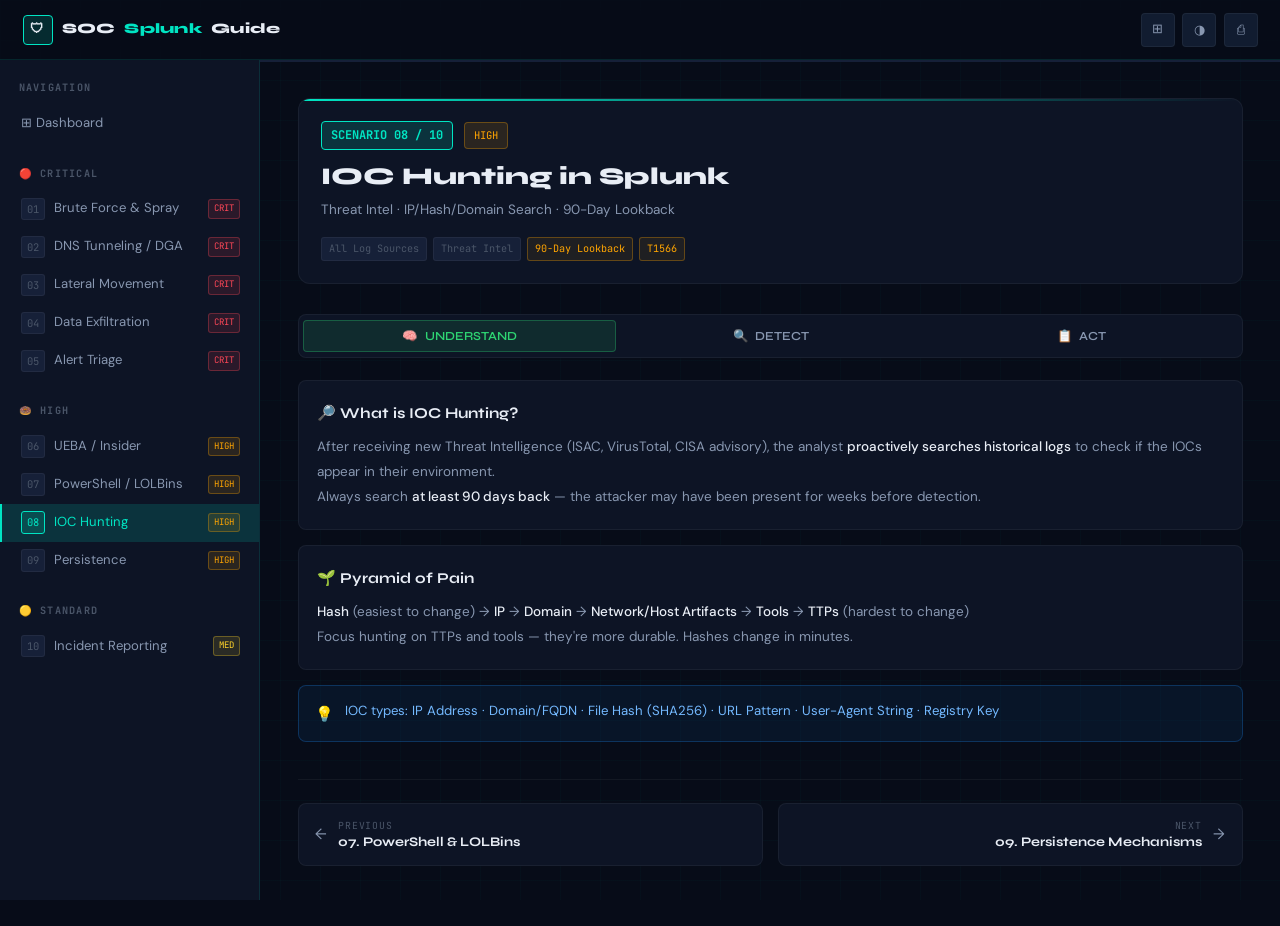
<file: scenarios/08-ioc-hunting.html>
<!DOCTYPE html>
<html lang="en">
<head>
<meta charset="UTF-8"/><meta name="viewport" content="width=device-width,initial-scale=1"/>
<title>Scenario 08: IOC Hunting in Splunk &mdash; SOC Splunk Guide</title>
<link rel="stylesheet" href="../assets/css/style.css"/>
<style>
@media print{.sidebar,.site-header,.layer-tabs,.sc-nav,.progress-bar{display:none!important}
.main-content{margin:0;padding:1rem}.layer-panel{display:block!important}.phase-steps{display:block!important}}
</style>
</head><body>
<header class="site-header">
  <button class="btn-icon mobile-menu-btn" id="mobile-menu">&#9776;</button>
  <div class="header-logo"><div class="logo-icon">&#128737;</div> SOC <span>Splunk</span> Guide</div>
  <div class="header-spacer"></div>
  <div class="header-actions">
    <a class="btn-icon" href="../index.html" data-tip="Dashboard">&#8862;</a>
    <button class="btn-icon" id="theme-toggle" data-tip="Toggle theme">&#9680;</button>
    <button class="btn-icon" id="print-btn" data-tip="Print">&#9113;</button>
  </div>
</header>
<div class="progress-bar"><div class="progress-fill"></div></div>

<nav class="sidebar" aria-label="Site navigation">
  <div class="sidebar-section">
    <div class="sidebar-label">Navigation</div>
    <a class="nav-link" href="../index.html">&#x229E; Dashboard</a>
  </div>
  <div class="sidebar-section">
    <div class="sidebar-label">&#128308; Critical</div>
    <a class="nav-link" href="01-brute-force.html"><span class="nav-num">01</span> Brute Force &amp; Spray <span class="nav-sev sev-c">CRIT</span></a>
    <a class="nav-link" href="02-dns-analysis.html"><span class="nav-num">02</span> DNS Tunneling / DGA <span class="nav-sev sev-c">CRIT</span></a>
    <a class="nav-link" href="03-lateral-movement.html"><span class="nav-num">03</span> Lateral Movement <span class="nav-sev sev-c">CRIT</span></a>
    <a class="nav-link" href="04-data-exfiltration.html"><span class="nav-num">04</span> Data Exfiltration <span class="nav-sev sev-c">CRIT</span></a>
    <a class="nav-link" href="05-alert-triage.html"><span class="nav-num">05</span> Alert Triage <span class="nav-sev sev-c">CRIT</span></a>
  </div>
  <div class="sidebar-section">
    <div class="sidebar-label">&#127849; High</div>
    <a class="nav-link" href="06-ueba.html"><span class="nav-num">06</span> UEBA / Insider <span class="nav-sev sev-h">HIGH</span></a>
    <a class="nav-link" href="07-powershell-lolbins.html"><span class="nav-num">07</span> PowerShell / LOLBins <span class="nav-sev sev-h">HIGH</span></a>
    <a class="nav-link" href="08-ioc-hunting.html"><span class="nav-num">08</span> IOC Hunting <span class="nav-sev sev-h">HIGH</span></a>
    <a class="nav-link" href="09-persistence.html"><span class="nav-num">09</span> Persistence <span class="nav-sev sev-h">HIGH</span></a>
  </div>
  <div class="sidebar-section">
    <div class="sidebar-label">&#128993; Standard</div>
    <a class="nav-link" href="10-incident-reporting.html"><span class="nav-num">10</span> Incident Reporting <span class="nav-sev sev-m">MED</span></a>
  </div>
</nav>
<main class="main-content">
  <div class="scenario-header fade-in">
    <div class="sc-eyebrow">
      <span class="sc-num-badge">SCENARIO 08 / 10</span>
      <span class="sc-sev-badge sev-h">HIGH</span>
    </div>
    <div class="sc-title">IOC Hunting in Splunk</div>
    <div class="sc-subtitle">Threat Intel · IP/Hash/Domain Search · 90-Day Lookback</div>
    <div class="sc-tags"><span class="sc-tag">All Log Sources</span><span class="sc-tag">Threat Intel</span><span class="sc-tag t-orange">90-Day Lookback</span><span class="sc-tag t-orange">T1566</span></div>
  </div>
  <div class="layer-tabs fade-in fade-in-1" role="tablist">
    <button class="layer-tab" data-layer="u">&#129504; <span>UNDERSTAND</span></button>
    <button class="layer-tab" data-layer="d">&#128269; <span>DETECT</span></button>
    <button class="layer-tab" data-layer="a">&#128203; <span>ACT</span></button>
  </div>
  <div id="panel-u" class="layer-panel fade-in fade-in-2">
<div class="content-card"><h3>&#128270; What is IOC Hunting?</h3>
<p>After receiving new Threat Intelligence (ISAC, VirusTotal, CISA advisory), the analyst <strong>proactively searches historical logs</strong> to check if the IOCs appear in their environment.</p>
<p>Always search <strong>at least 90 days back</strong> — the attacker may have been present for weeks before detection.</p></div>
<div class="content-card"><h3>&#127793; Pyramid of Pain</h3>
<p><strong>Hash</strong> (easiest to change) &rarr; <strong>IP</strong> &rarr; <strong>Domain</strong> &rarr; <strong>Network/Host Artifacts</strong> &rarr; <strong>Tools</strong> &rarr; <strong>TTPs</strong> (hardest to change)</p>
<p>Focus hunting on TTPs and tools — they're more durable. Hashes change in minutes.</p></div>
<div class="alert alert-info"><span class="alert-icon">&#128161;</span><div>IOC types: IP Address &middot; Domain/FQDN &middot; File Hash (SHA256) &middot; URL Pattern &middot; User-Agent String &middot; Registry Key</div></div></div>
  <div id="panel-d" class="layer-panel fade-in fade-in-2"><div class="spl-block">
  <div class="spl-header">
    <span class="spl-title">SPL &middot; Malicious IP Hunt (Multi-Source, 90 Days)</span>
    <span class="spl-meta">All Sources &middot; earliest=-90d</span>
    <button class="copy-btn">&#8984; Copy SPL</button>
  </div>
  <div class="spl-body"><span class="kw">index</span>=* <span class="kw">earliest</span>=-<span class="nm">90d</span>
(<span class="fd">src_ip</span>=<span class="st">"185.220.101.45"</span> OR <span class="fd">dest_ip</span>=<span class="st">"185.220.101.45"</span>
 OR <span class="fd">src_ip</span>=<span class="st">"194.165.16.33"</span>  OR <span class="fd">dest_ip</span>=<span class="st">"194.165.16.33"</span>)
<span class="op">|</span> <span class="fn">stats</span> <span class="kw">count</span> <span class="kw">as</span> <span class="fd">hits</span>, <span class="fn">min</span>(<span class="fd">_time</span>) <span class="kw">as</span> <span class="fd">first_seen</span>,
        <span class="fn">max</span>(<span class="fd">_time</span>) <span class="kw">as</span> <span class="fd">last_seen</span>,
        <span class="fn">values</span>(<span class="fd">src_ip</span>) <span class="kw">as</span> <span class="fd">internal_hosts</span>,
        <span class="fn">values</span>(<span class="fd">sourcetype</span>) <span class="kw">as</span> <span class="fd">log_sources</span>
        <span class="kw">by</span> <span class="fd">dest_ip</span>
<span class="op">|</span> <span class="fn">eval</span> <span class="fd">first_seen</span> = <span class="fn">strftime</span>(<span class="fd">first_seen</span>,<span class="st">"%Y-%m-%d %H:%M"</span>)
<span class="op">|</span> <span class="fn">sort</span> -<span class="fd">hits</span></div>
</div><div class="spl-block">
  <div class="spl-header">
    <span class="spl-title">SPL &middot; File Hash Hunt (Sysmon EventID 1+7)</span>
    <span class="spl-meta">90-Day Lookback</span>
    <button class="copy-btn">&#8984; Copy SPL</button>
  </div>
  <div class="spl-body"><span class="kw">index</span>=* <span class="kw">sourcetype</span>=XmlWinEventLog:Microsoft-Windows-Sysmon/Operational
(<span class="fd">EventCode</span>=<span class="nm">1</span> OR <span class="fd">EventCode</span>=<span class="nm">7</span>) <span class="kw">earliest</span>=-<span class="nm">90d</span>
<span class="op">|</span> <span class="fn">eval</span> <span class="fd">sha256</span> = <span class="fn">lower</span>(<span class="fn">replace</span>(<span class="fd">Hashes</span>,<span class="st">".*SHA256=([^,]+).*"</span>,<span class="st">"\1"</span>))
<span class="op">|</span> <span class="fn">where</span> <span class="fd">sha256</span> IN (<span class="st">"a3f5e2b8c1d4e9f7a2b5c8d1e4f7a0b3"</span>,
                    <span class="st">"b7d2e5f8a1c4b7e0f3a6b9c2d5e8f1a4"</span>)
<span class="op">|</span> <span class="fn">stats</span> <span class="kw">count</span>, <span class="fn">values</span>(<span class="fd">Computer</span>) <span class="kw">as</span> <span class="fd">hosts</span>, <span class="fn">values</span>(<span class="fd">Image</span>) <span class="kw">as</span> <span class="fd">paths</span> <span class="kw">by</span> <span class="fd">sha256</span></div>
</div></div>
  <div id="panel-a" class="layer-panel fade-in fade-in-2"><div class="runbook-phase"><div class="phase-header ph-1">&#128229; Phase 1 — IOC Preparation <span class="ph-toggle">&#9662;</span></div><div class="phase-steps"><div class="rb-step critical"><div class="step-cb"></div><div class="step-text">Validate IOC source — CISA, VirusTotal with multiple detections, trusted ISAC</div></div><div class="rb-step "><div class="step-cb"></div><div class="step-text">Categorize by type: IP, Domain, Hash, URL</div></div><div class="rb-step "><div class="step-cb"></div><div class="step-text">Set lookback window — minimum 90 days</div></div></div></div><div class="dt-box"><div class="dt-title">&#127795; IOC Hit Response</div><div class="dt-q">Did the IOC hunt return any hits?</div><div class="dt-n">&#10007; No → Document search scope and time window. Add IOCs to blocklists.</div><div class="dt-y">&#10003; Yes → Continue</div><div class="dt-q">How many internal hosts communicated with the malicious IOC?</div><div class="dt-y">&#10003; 1 host → Investigate that host. Likely contained.</div><div class="dt-n">&#10007; >1 host → Assume breach. Activate full Incident Response Plan.</div></div><div class="runbook-phase"><div class="phase-header ph-4">&#128680; Active Hunt Response <span class="ph-toggle">&#9662;</span></div><div class="phase-steps"><div class="rb-step critical"><div class="step-cb"></div><div class="step-text">On any hit: immediately expand investigation to all activity from that host</div></div><div class="rb-step "><div class="step-cb"></div><div class="step-text">Check surrounding time window ±2 hours for correlated events</div></div><div class="rb-step "><div class="step-cb"></div><div class="step-text">Identify all other internal hosts in the same subnet</div></div></div></div><div class="mitre-box"><div class="mitre-title">&#8862; MITRE ATT&CK MAPPING</div><div class="mitre-grid"><div class="mitre-item"><div class="mitre-id">T1566</div><div class="mitre-name">Phishing (IOC source)</div></div><div class="mitre-item"><div class="mitre-id">T1071.001</div><div class="mitre-name">C2: Web Protocols</div></div><div class="mitre-item"><div class="mitre-id">T1105</div><div class="mitre-name">Ingress Tool Transfer</div></div><div class="mitre-item"><div class="mitre-id">TA0043</div><div class="mitre-name">Reconnaissance</div></div></div></div></div>
  <div class="sc-nav"><a class="sc-nav-btn prev" href="07-powershell-lolbins.html"><span>&larr;</span><div><div class="sc-nav-label">Previous</div><div class="sc-nav-title">07. PowerShell & LOLBins</div></div></a><a class="sc-nav-btn next" href="09-persistence.html"><div><div class="sc-nav-label">Next</div><div class="sc-nav-title">09. Persistence Mechanisms</div></div><span>&rarr;</span></a></div>
</main>
<script src="../assets/js/main.js"></script>
</body></html>
</file>
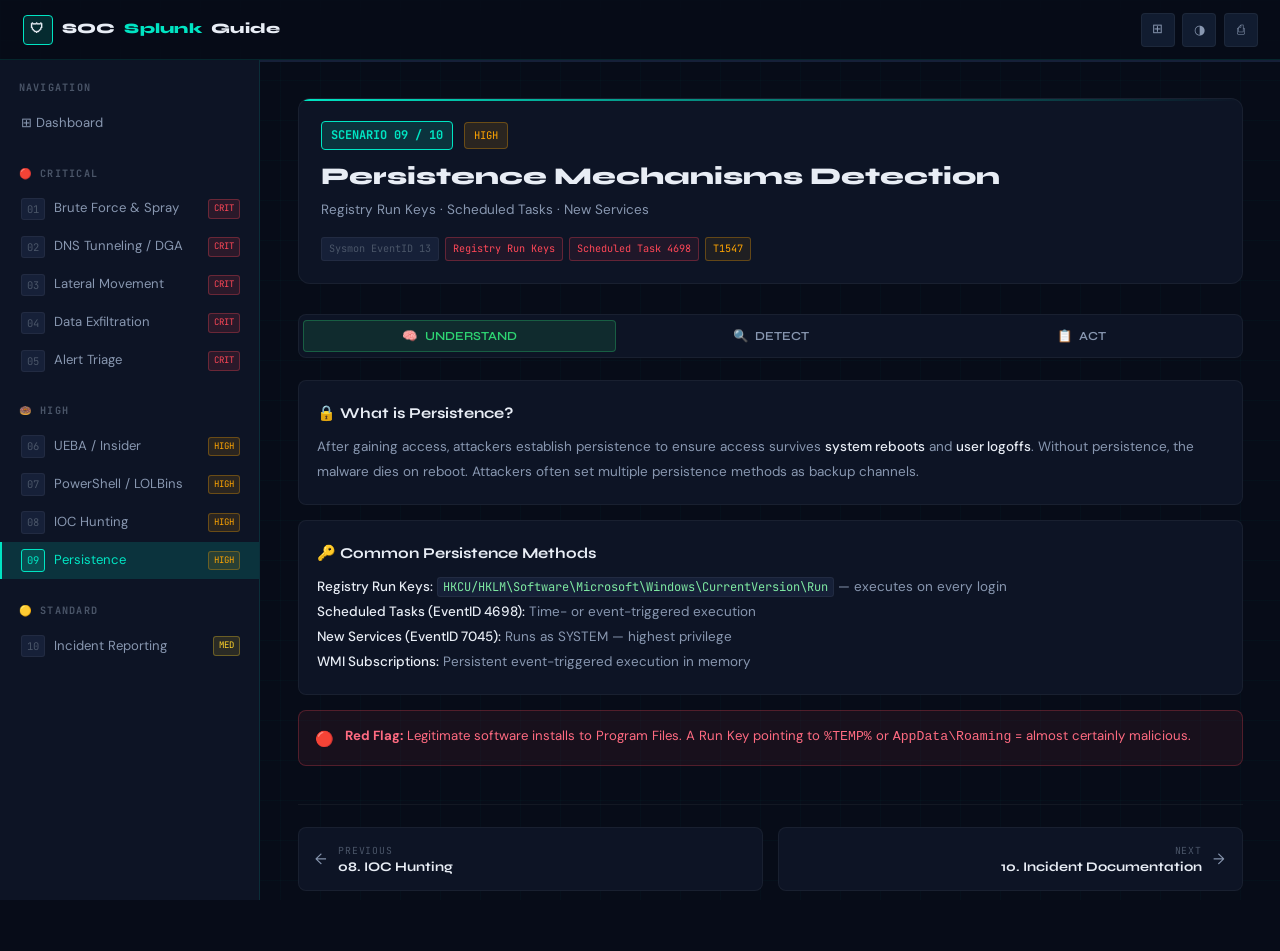
<file: scenarios/09-persistence.html>
<!DOCTYPE html>
<html lang="en">
<head>
<meta charset="UTF-8"/><meta name="viewport" content="width=device-width,initial-scale=1"/>
<title>Scenario 09: Persistence Mechanisms Detection &mdash; SOC Splunk Guide</title>
<link rel="stylesheet" href="../assets/css/style.css"/>
<style>
@media print{.sidebar,.site-header,.layer-tabs,.sc-nav,.progress-bar{display:none!important}
.main-content{margin:0;padding:1rem}.layer-panel{display:block!important}.phase-steps{display:block!important}}
</style>
</head><body>
<header class="site-header">
  <button class="btn-icon mobile-menu-btn" id="mobile-menu">&#9776;</button>
  <div class="header-logo"><div class="logo-icon">&#128737;</div> SOC <span>Splunk</span> Guide</div>
  <div class="header-spacer"></div>
  <div class="header-actions">
    <a class="btn-icon" href="../index.html" data-tip="Dashboard">&#8862;</a>
    <button class="btn-icon" id="theme-toggle" data-tip="Toggle theme">&#9680;</button>
    <button class="btn-icon" id="print-btn" data-tip="Print">&#9113;</button>
  </div>
</header>
<div class="progress-bar"><div class="progress-fill"></div></div>

<nav class="sidebar" aria-label="Site navigation">
  <div class="sidebar-section">
    <div class="sidebar-label">Navigation</div>
    <a class="nav-link" href="../index.html">&#x229E; Dashboard</a>
  </div>
  <div class="sidebar-section">
    <div class="sidebar-label">&#128308; Critical</div>
    <a class="nav-link" href="01-brute-force.html"><span class="nav-num">01</span> Brute Force &amp; Spray <span class="nav-sev sev-c">CRIT</span></a>
    <a class="nav-link" href="02-dns-analysis.html"><span class="nav-num">02</span> DNS Tunneling / DGA <span class="nav-sev sev-c">CRIT</span></a>
    <a class="nav-link" href="03-lateral-movement.html"><span class="nav-num">03</span> Lateral Movement <span class="nav-sev sev-c">CRIT</span></a>
    <a class="nav-link" href="04-data-exfiltration.html"><span class="nav-num">04</span> Data Exfiltration <span class="nav-sev sev-c">CRIT</span></a>
    <a class="nav-link" href="05-alert-triage.html"><span class="nav-num">05</span> Alert Triage <span class="nav-sev sev-c">CRIT</span></a>
  </div>
  <div class="sidebar-section">
    <div class="sidebar-label">&#127849; High</div>
    <a class="nav-link" href="06-ueba.html"><span class="nav-num">06</span> UEBA / Insider <span class="nav-sev sev-h">HIGH</span></a>
    <a class="nav-link" href="07-powershell-lolbins.html"><span class="nav-num">07</span> PowerShell / LOLBins <span class="nav-sev sev-h">HIGH</span></a>
    <a class="nav-link" href="08-ioc-hunting.html"><span class="nav-num">08</span> IOC Hunting <span class="nav-sev sev-h">HIGH</span></a>
    <a class="nav-link" href="09-persistence.html"><span class="nav-num">09</span> Persistence <span class="nav-sev sev-h">HIGH</span></a>
  </div>
  <div class="sidebar-section">
    <div class="sidebar-label">&#128993; Standard</div>
    <a class="nav-link" href="10-incident-reporting.html"><span class="nav-num">10</span> Incident Reporting <span class="nav-sev sev-m">MED</span></a>
  </div>
</nav>
<main class="main-content">
  <div class="scenario-header fade-in">
    <div class="sc-eyebrow">
      <span class="sc-num-badge">SCENARIO 09 / 10</span>
      <span class="sc-sev-badge sev-h">HIGH</span>
    </div>
    <div class="sc-title">Persistence Mechanisms Detection</div>
    <div class="sc-subtitle">Registry Run Keys · Scheduled Tasks · New Services</div>
    <div class="sc-tags"><span class="sc-tag">Sysmon EventID 13</span><span class="sc-tag t-red">Registry Run Keys</span><span class="sc-tag t-red">Scheduled Task 4698</span><span class="sc-tag t-orange">T1547</span></div>
  </div>
  <div class="layer-tabs fade-in fade-in-1" role="tablist">
    <button class="layer-tab" data-layer="u">&#129504; <span>UNDERSTAND</span></button>
    <button class="layer-tab" data-layer="d">&#128269; <span>DETECT</span></button>
    <button class="layer-tab" data-layer="a">&#128203; <span>ACT</span></button>
  </div>
  <div id="panel-u" class="layer-panel fade-in fade-in-2">
<div class="content-card"><h3>&#128274; What is Persistence?</h3>
<p>After gaining access, attackers establish persistence to ensure access survives <strong>system reboots</strong> and <strong>user logoffs</strong>. Without persistence, the malware dies on reboot. Attackers often set multiple persistence methods as backup channels.</p></div>
<div class="content-card"><h3>&#128273; Common Persistence Methods</h3>
<p><strong>Registry Run Keys:</strong> <code>HKCU/HKLM\Software\Microsoft\Windows\CurrentVersion\Run</code> — executes on every login<br/>
<strong>Scheduled Tasks (EventID 4698):</strong> Time- or event-triggered execution<br/>
<strong>New Services (EventID 7045):</strong> Runs as SYSTEM — highest privilege<br/>
<strong>WMI Subscriptions:</strong> Persistent event-triggered execution in memory</p></div>
<div class="alert alert-danger"><span class="alert-icon">&#128308;</span><div><strong>Red Flag:</strong> Legitimate software installs to Program Files. A Run Key pointing to <code>%TEMP%</code> or <code>AppData\Roaming</code> = almost certainly malicious.</div></div></div>
  <div id="panel-d" class="layer-panel fade-in fade-in-2"><div class="spl-block">
  <div class="spl-header">
    <span class="spl-title">SPL &middot; Registry Run Key Modification (Sysmon EventID 13)</span>
    <span class="spl-meta">Registry persistence detection</span>
    <button class="copy-btn">&#8984; Copy SPL</button>
  </div>
  <div class="spl-body"><span class="kw">index</span>=* <span class="kw">sourcetype</span>=XmlWinEventLog:Microsoft-Windows-Sysmon/Operational
<span class="fd">EventCode</span>=<span class="nm">13</span> <span class="kw">earliest</span>=-<span class="nm">24h</span>
<span class="op">|</span> <span class="fn">where</span> <span class="fn">match</span>(<span class="fd">TargetObject</span>,
    <span class="st">"(?i)(CurrentVersion\\\\Run|Winlogon\\\\Userinit)"</span>)
<span class="op">|</span> <span class="fn">eval</span> <span class="fd">suspicious</span> = <span class="kw">if</span>(
    <span class="fn">match</span>(<span class="fd">Details</span>,<span class="st">"(?i)(temp|appdata|powershell|cmd\.exe|wscript)"</span>),
    <span class="st">"YES"</span>,<span class="st">"NO"</span>)
<span class="op">|</span> <span class="fn">where</span> <span class="fd">suspicious</span>=<span class="st">"YES"</span>
<span class="op">|</span> <span class="fn">table</span> <span class="fd">Computer</span>, <span class="fd">User</span>, <span class="fd">TargetObject</span>, <span class="fd">Details</span>, <span class="fd">Image</span></div>
</div><div class="spl-block">
  <div class="spl-header">
    <span class="spl-title">SPL &middot; New Scheduled Task (EventID 4698)</span>
    <span class="spl-meta">Windows Security &middot; -24h</span>
    <button class="copy-btn">&#8984; Copy SPL</button>
  </div>
  <div class="spl-body"><span class="kw">index</span>=* <span class="kw">sourcetype</span>=WinEventLog:Security
<span class="fd">EventCode</span>=<span class="nm">4698</span> <span class="kw">earliest</span>=-<span class="nm">24h</span>
<span class="op">|</span> <span class="fn">eval</span> <span class="fd">suspicious</span> = <span class="kw">if</span>(
    <span class="fn">match</span>(<span class="fd">TaskContent</span>,<span class="st">"(?i)(powershell|cmd|wscript|temp|appdata|http)"</span>),
    <span class="st">"SUSPICIOUS"</span>,<span class="st">"NORMAL"</span>)
<span class="op">|</span> <span class="fn">where</span> <span class="fd">suspicious</span>=<span class="st">"SUSPICIOUS"</span>
<span class="op">|</span> <span class="fn">table</span> <span class="fd">ComputerName</span>, <span class="fd">Account_Name</span>, <span class="fd">TaskName</span>, <span class="fd">TaskContent</span></div>
</div></div>
  <div id="panel-a" class="layer-panel fade-in fade-in-2"><div class="runbook-phase"><div class="phase-header ph-1">&#128269; Phase 1 — Identify & Analyze <span class="ph-toggle">&#9662;</span></div><div class="phase-steps"><div class="rb-step critical"><div class="step-cb"></div><div class="step-text">Identify the executable path set in the persistence mechanism</div></div><div class="rb-step critical"><div class="step-cb"></div><div class="step-text">Extract file hash and check in VirusTotal immediately</div></div><div class="rb-step "><div class="step-cb"></div><div class="step-text">Determine when persistence was established — correlate with other events</div></div><div class="rb-step "><div class="step-cb"></div><div class="step-text">Check if same pattern exists on other hosts</div></div></div></div><div class="dt-box"><div class="dt-title">&#127795; Persistence Threat Assessment</div><div class="dt-q">Is the file hash detected as malicious in VirusTotal?</div><div class="dt-y">&#10003; Yes → TRUE POSITIVE — Quarantine + Isolate + Full forensics</div><div class="dt-n">&#10007; No → Continue</div><div class="dt-q">Is the executable in a Temp/AppData directory (not Program Files)?</div><div class="dt-y">&#10003; Yes → HIGH SUSPICION — Investigate parent process that created it</div><div class="dt-n">&#10007; No → Check digital signature and file origin carefully</div></div><div class="runbook-phase"><div class="phase-header ph-4">&#128680; Response Actions <span class="ph-toggle">&#9662;</span></div><div class="phase-steps"><div class="rb-step critical"><div class="step-cb"></div><div class="step-text">Remove malicious Registry Key or disable Scheduled Task</div></div><div class="rb-step critical"><div class="step-cb"></div><div class="step-text">Quarantine malicious file — do NOT delete, preserve for forensics</div></div><div class="rb-step "><div class="step-cb"></div><div class="step-text">Check currently running processes — is the malware currently active?</div></div><div class="rb-step "><div class="step-cb"></div><div class="step-text">Take memory dump before any system changes</div></div></div></div><div class="mitre-box"><div class="mitre-title">&#8862; MITRE ATT&CK MAPPING</div><div class="mitre-grid"><div class="mitre-item"><div class="mitre-id">T1547.001</div><div class="mitre-name">Registry Run Keys</div></div><div class="mitre-item"><div class="mitre-id">T1053.005</div><div class="mitre-name">Scheduled Task</div></div><div class="mitre-item"><div class="mitre-id">T1543.003</div><div class="mitre-name">Create/Modify Service</div></div><div class="mitre-item"><div class="mitre-id">T1546.003</div><div class="mitre-name">WMI Event Subscription</div></div><div class="mitre-item"><div class="mitre-id">TA0003</div><div class="mitre-name">Tactic: Persistence</div></div></div></div></div>
  <div class="sc-nav"><a class="sc-nav-btn prev" href="08-ioc-hunting.html"><span>&larr;</span><div><div class="sc-nav-label">Previous</div><div class="sc-nav-title">08. IOC Hunting</div></div></a><a class="sc-nav-btn next" href="10-incident-reporting.html"><div><div class="sc-nav-label">Next</div><div class="sc-nav-title">10. Incident Documentation</div></div><span>&rarr;</span></a></div>
</main>
<script src="../assets/js/main.js"></script>
</body></html>
</file>
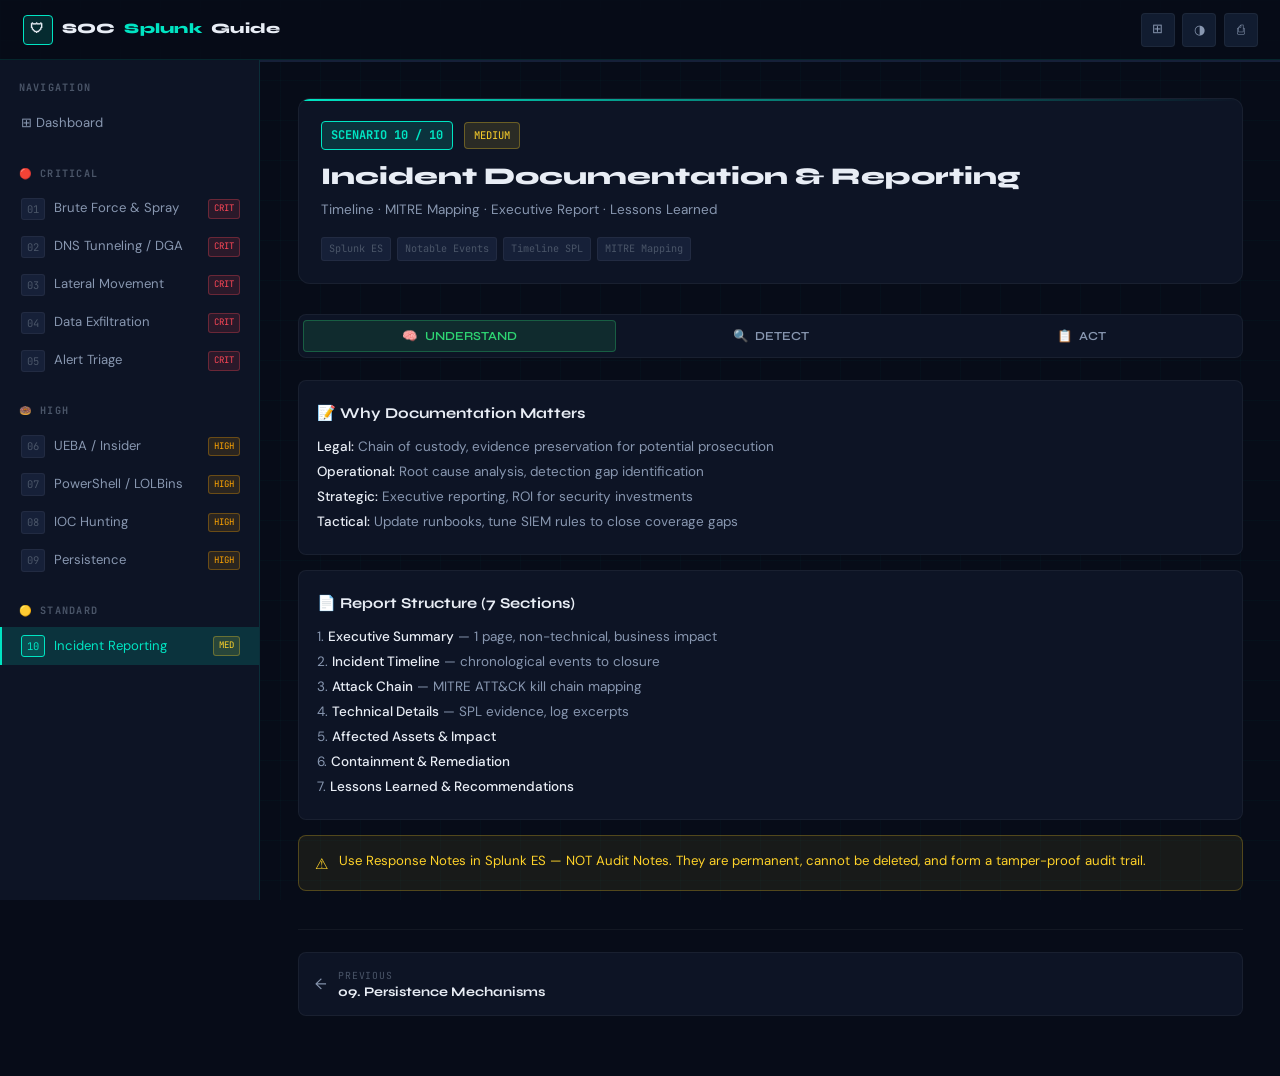
<file: scenarios/10-incident-reporting.html>
<!DOCTYPE html>
<html lang="en">
<head>
<meta charset="UTF-8"/><meta name="viewport" content="width=device-width,initial-scale=1"/>
<title>Scenario 10: Incident Documentation & Reporting &mdash; SOC Splunk Guide</title>
<link rel="stylesheet" href="../assets/css/style.css"/>
<style>
@media print{.sidebar,.site-header,.layer-tabs,.sc-nav,.progress-bar{display:none!important}
.main-content{margin:0;padding:1rem}.layer-panel{display:block!important}.phase-steps{display:block!important}}
</style>
</head><body>
<header class="site-header">
  <button class="btn-icon mobile-menu-btn" id="mobile-menu">&#9776;</button>
  <div class="header-logo"><div class="logo-icon">&#128737;</div> SOC <span>Splunk</span> Guide</div>
  <div class="header-spacer"></div>
  <div class="header-actions">
    <a class="btn-icon" href="../index.html" data-tip="Dashboard">&#8862;</a>
    <button class="btn-icon" id="theme-toggle" data-tip="Toggle theme">&#9680;</button>
    <button class="btn-icon" id="print-btn" data-tip="Print">&#9113;</button>
  </div>
</header>
<div class="progress-bar"><div class="progress-fill"></div></div>

<nav class="sidebar" aria-label="Site navigation">
  <div class="sidebar-section">
    <div class="sidebar-label">Navigation</div>
    <a class="nav-link" href="../index.html">&#x229E; Dashboard</a>
  </div>
  <div class="sidebar-section">
    <div class="sidebar-label">&#128308; Critical</div>
    <a class="nav-link" href="01-brute-force.html"><span class="nav-num">01</span> Brute Force &amp; Spray <span class="nav-sev sev-c">CRIT</span></a>
    <a class="nav-link" href="02-dns-analysis.html"><span class="nav-num">02</span> DNS Tunneling / DGA <span class="nav-sev sev-c">CRIT</span></a>
    <a class="nav-link" href="03-lateral-movement.html"><span class="nav-num">03</span> Lateral Movement <span class="nav-sev sev-c">CRIT</span></a>
    <a class="nav-link" href="04-data-exfiltration.html"><span class="nav-num">04</span> Data Exfiltration <span class="nav-sev sev-c">CRIT</span></a>
    <a class="nav-link" href="05-alert-triage.html"><span class="nav-num">05</span> Alert Triage <span class="nav-sev sev-c">CRIT</span></a>
  </div>
  <div class="sidebar-section">
    <div class="sidebar-label">&#127849; High</div>
    <a class="nav-link" href="06-ueba.html"><span class="nav-num">06</span> UEBA / Insider <span class="nav-sev sev-h">HIGH</span></a>
    <a class="nav-link" href="07-powershell-lolbins.html"><span class="nav-num">07</span> PowerShell / LOLBins <span class="nav-sev sev-h">HIGH</span></a>
    <a class="nav-link" href="08-ioc-hunting.html"><span class="nav-num">08</span> IOC Hunting <span class="nav-sev sev-h">HIGH</span></a>
    <a class="nav-link" href="09-persistence.html"><span class="nav-num">09</span> Persistence <span class="nav-sev sev-h">HIGH</span></a>
  </div>
  <div class="sidebar-section">
    <div class="sidebar-label">&#128993; Standard</div>
    <a class="nav-link" href="10-incident-reporting.html"><span class="nav-num">10</span> Incident Reporting <span class="nav-sev sev-m">MED</span></a>
  </div>
</nav>
<main class="main-content">
  <div class="scenario-header fade-in">
    <div class="sc-eyebrow">
      <span class="sc-num-badge">SCENARIO 10 / 10</span>
      <span class="sc-sev-badge sev-m">MEDIUM</span>
    </div>
    <div class="sc-title">Incident Documentation & Reporting</div>
    <div class="sc-subtitle">Timeline · MITRE Mapping · Executive Report · Lessons Learned</div>
    <div class="sc-tags"><span class="sc-tag">Splunk ES</span><span class="sc-tag">Notable Events</span><span class="sc-tag">Timeline SPL</span><span class="sc-tag">MITRE Mapping</span></div>
  </div>
  <div class="layer-tabs fade-in fade-in-1" role="tablist">
    <button class="layer-tab" data-layer="u">&#129504; <span>UNDERSTAND</span></button>
    <button class="layer-tab" data-layer="d">&#128269; <span>DETECT</span></button>
    <button class="layer-tab" data-layer="a">&#128203; <span>ACT</span></button>
  </div>
  <div id="panel-u" class="layer-panel fade-in fade-in-2">
<div class="content-card"><h3>&#128221; Why Documentation Matters</h3>
<p><strong>Legal:</strong> Chain of custody, evidence preservation for potential prosecution<br/>
<strong>Operational:</strong> Root cause analysis, detection gap identification<br/>
<strong>Strategic:</strong> Executive reporting, ROI for security investments<br/>
<strong>Tactical:</strong> Update runbooks, tune SIEM rules to close coverage gaps</p></div>
<div class="content-card"><h3>&#128196; Report Structure (7 Sections)</h3>
<p>1. <strong>Executive Summary</strong> — 1 page, non-technical, business impact<br/>
2. <strong>Incident Timeline</strong> — chronological events to closure<br/>
3. <strong>Attack Chain</strong> — MITRE ATT&amp;CK kill chain mapping<br/>
4. <strong>Technical Details</strong> — SPL evidence, log excerpts<br/>
5. <strong>Affected Assets &amp; Impact</strong><br/>
6. <strong>Containment &amp; Remediation</strong><br/>
7. <strong>Lessons Learned &amp; Recommendations</strong></p></div>
<div class="alert alert-warn"><span class="alert-icon">&#9888;</span><div>Use Response Notes in Splunk ES — NOT Audit Notes. They are permanent, cannot be deleted, and form a tamper-proof audit trail.</div></div></div>
  <div id="panel-d" class="layer-panel fade-in fade-in-2"><div class="spl-block">
  <div class="spl-header">
    <span class="spl-title">SPL &middot; Full Incident Timeline Generator</span>
    <span class="spl-meta">All Sources &middot; Incident Scope</span>
    <button class="copy-btn">&#8984; Copy SPL</button>
  </div>
  <div class="spl-body"><span class="kw">index</span>=* <span class="kw">earliest</span>=-<span class="nm">7d</span>
(<span class="fd">src_ip</span>=<span class="st">"10.10.5.88"</span> OR <span class="fd">Account_Name</span>=<span class="st">"corp\\jdoe"</span>)
<span class="op">|</span> <span class="fn">eval</span> <span class="fd">ts</span> = <span class="fn">strftime</span>(<span class="fd">_time</span>,<span class="st">"%Y-%m-%d %H:%M:%S"</span>)
<span class="op">|</span> <span class="fn">eval</span> <span class="fd">summary</span> = <span class="kw">case</span>(
    <span class="fd">EventCode</span>=<span class="st">"4625"</span>, <span class="st">"AUTH FAIL: "</span>+<span class="fd">Account_Name</span>,
    <span class="fd">EventCode</span>=<span class="st">"4624"</span>, <span class="st">"AUTH OK: "</span>+<span class="fd">Account_Name</span>,
    <span class="fd">EventCode</span>=<span class="st">"7045"</span>, <span class="st">"SVC INSTALL: "</span>+<span class="fd">ServiceName</span>,
    <span class="fd">EventCode</span>=<span class="st">"1"</span>,    <span class="st">"PROC: "</span>+<span class="fd">Image</span>,
    <span class="nm">1</span>=<span class="nm">1</span>, <span class="fd">sourcetype</span>+<span class="st">" EventCode="</span>+<span class="fd">EventCode</span>)
<span class="op">|</span> <span class="fn">table</span> <span class="fd">ts</span>, <span class="fd">sourcetype</span>, <span class="fd">ComputerName</span>, <span class="fd">summary</span>
<span class="op">|</span> <span class="fn">sort</span> <span class="fd">ts</span></div>
</div><div class="spl-block">
  <div class="spl-header">
    <span class="spl-title">SPL &middot; 30-Day Executive Report Statistics</span>
    <span class="spl-meta">index=notable &middot; -30d</span>
    <button class="copy-btn">&#8984; Copy SPL</button>
  </div>
  <div class="spl-body"><span class="kw">index</span>=notable <span class="kw">earliest</span>=-<span class="nm">30d</span>
<span class="op">|</span> <span class="fn">stats</span> <span class="kw">count</span> <span class="kw">as</span> <span class="fd">total</span>,
    <span class="fn">sum</span>(<span class="fn">eval</span>(<span class="kw">if</span>(<span class="fd">urgency</span>=<span class="st">"critical"</span>,<span class="nm">1</span>,<span class="nm">0</span>))) <span class="kw">as</span> <span class="fd">critical</span>,
    <span class="fn">dc</span>(<span class="fd">src_user</span>) <span class="kw">as</span> <span class="fd">affected_users</span>,
    <span class="fn">sum</span>(<span class="fn">eval</span>(<span class="kw">if</span>(<span class="fd">status</span>=<span class="st">"resolved"</span>,<span class="nm">1</span>,<span class="nm">0</span>))) <span class="kw">as</span> <span class="fd">resolved</span>
<span class="op">|</span> <span class="fn">eval</span> <span class="fd">resolution_rate</span> = <span class="fn">round</span>(<span class="fd">resolved</span>/<span class="fd">total</span>*<span class="nm">100</span>,<span class="nm">1</span>)+<span class="st">"%"</span></div>
</div></div>
  <div id="panel-a" class="layer-panel fade-in fade-in-2"><div class="runbook-phase"><div class="phase-header ph-1">&#128221; Report Checklist <span class="ph-toggle">&#9662;</span></div><div class="phase-steps"><div class="rb-step critical"><div class="step-cb"></div><div class="step-text">Section 1 — Executive Summary: 1 paragraph, non-technical, business impact focus</div></div><div class="rb-step "><div class="step-cb"></div><div class="step-text">Section 2 — Timeline: every event with exact timestamps, source to closure</div></div><div class="rb-step "><div class="step-cb"></div><div class="step-text">Section 3 — Root Cause: what vulnerability or gap allowed this to happen?</div></div><div class="rb-step "><div class="step-cb"></div><div class="step-text">Section 4 — IOC List: all IPs, domains, hashes, users, hosts</div></div><div class="rb-step critical"><div class="step-cb"></div><div class="step-text">Section 5 — MITRE Mapping: map every technique to ATT&CK IDs</div></div><div class="rb-step critical"><div class="step-cb"></div><div class="step-text">Section 6 — Recommendations: minimum 3 actionable improvements</div></div></div></div><div class="runbook-phase"><div class="phase-header ph-2">&#10003; Lessons Learned Session <span class="ph-toggle">&#9662;</span></div><div class="phase-steps"><div class="rb-step "><div class="step-cb"></div><div class="step-text">What detection gaps existed? Why wasn't it caught earlier?</div></div><div class="rb-step "><div class="step-cb"></div><div class="step-text">Was the Runbook sufficient? What should be added?</div></div><div class="rb-step "><div class="step-cb"></div><div class="step-text">Do SIEM correlation rules need updates based on new TTPs?</div></div><div class="rb-step "><div class="step-cb"></div><div class="step-text">What was MTTR? How can it be improved?</div></div></div></div><div class="mitre-box"><div class="mitre-title">&#8862; MITRE ATT&CK MAPPING</div><div class="mitre-grid"><div class="mitre-item"><div class="mitre-id">TA0001</div><div class="mitre-name">Initial Access</div></div><div class="mitre-item"><div class="mitre-id">TA0002</div><div class="mitre-name">Execution</div></div><div class="mitre-item"><div class="mitre-id">TA0003</div><div class="mitre-name">Persistence</div></div><div class="mitre-item"><div class="mitre-id">TA0004</div><div class="mitre-name">Privilege Escalation</div></div><div class="mitre-item"><div class="mitre-id">TA0005</div><div class="mitre-name">Defense Evasion</div></div><div class="mitre-item"><div class="mitre-id">TA0008</div><div class="mitre-name">Lateral Movement</div></div><div class="mitre-item"><div class="mitre-id">TA0009</div><div class="mitre-name">Collection</div></div><div class="mitre-item"><div class="mitre-id">TA0010</div><div class="mitre-name">Exfiltration</div></div><div class="mitre-item"><div class="mitre-id">TA0011</div><div class="mitre-name">Command & Control</div></div></div></div></div>
  <div class="sc-nav"><a class="sc-nav-btn prev" href="09-persistence.html"><span>&larr;</span><div><div class="sc-nav-label">Previous</div><div class="sc-nav-title">09. Persistence Mechanisms</div></div></a></div>
</main>
<script src="../assets/js/main.js"></script>
</body></html>
</file>
<file: assets/css/style.css>
/* ===================================================================
   SOC Splunk Reference Guide — Global Styles
   Theme: Industrial Terminal / CyberOps
   =================================================================== */

@import url('https://fonts.googleapis.com/css2?family=Syne:wght@400;600;700;800&family=JetBrains+Mono:wght@400;500;700&family=DM+Sans:wght@300;400;500&display=swap');

/* ── Variables ─────────────────────────────────────────────────────── */
:root {
  --bg-base:      #070c18;
  --bg-surface:   #0d1425;
  --bg-raised:    #111c30;
  --bg-elevated:  #162038;

  --accent:       #00e5c3;
  --accent-dim:   rgba(0,229,195,.15);
  --accent-glow:  0 0 20px rgba(0,229,195,.35);

  --red:          #ff4757;
  --orange:       #ffa502;
  --yellow:       #ffd32a;
  --green:        #2ed573;
  --blue:         #1e90ff;
  --purple:       #a29bfe;

  --text-primary:   #e8edf5;
  --text-secondary: #8897b0;
  --text-dim:       #4a5568;
  --text-code:      #7ee8a2;

  --border:     rgba(0,229,195,.12);
  --border-dim: rgba(255,255,255,.05);

  --radius-sm: 4px;
  --radius-md: 8px;
  --radius-lg: 12px;

  --font-display: 'Syne', sans-serif;
  --font-body:    'DM Sans', sans-serif;
  --font-mono:    'JetBrains Mono', monospace;

  --sidebar-w: 260px;
  --header-h: 60px;
}

/* ── Reset ─────────────────────────────────────────────────────────── */
*, *::before, *::after { box-sizing: border-box; margin: 0; padding: 0; }
html { scroll-behavior: smooth; font-size: 15px; }
body {
  font-family: var(--font-body);
  background: var(--bg-base);
  color: var(--text-primary);
  line-height: 1.75;
  overflow-x: hidden;
}
a { color: var(--accent); text-decoration: none; }
a:hover { text-decoration: underline; }
img { max-width: 100%; }

/* ── Grid background ────────────────────────────────────────────────── */
body::before {
  content: '';
  position: fixed;
  inset: 0;
  background-image:
    linear-gradient(rgba(0,229,195,.025) 1px, transparent 1px),
    linear-gradient(90deg, rgba(0,229,195,.025) 1px, transparent 1px);
  background-size: 40px 40px;
  pointer-events: none;
  z-index: 0;
}

/* ── Header ─────────────────────────────────────────────────────────── */
.site-header {
  position: fixed;
  top: 0; left: 0; right: 0;
  height: var(--header-h);
  background: rgba(7,12,24,.92);
  backdrop-filter: blur(12px);
  border-bottom: 1px solid var(--border);
  display: flex;
  align-items: center;
  padding: 0 1.5rem;
  gap: 1rem;
  z-index: 100;
}
.header-logo {
  display: flex;
  align-items: center;
  gap: .6rem;
  font-family: var(--font-display);
  font-weight: 800;
  font-size: .95rem;
  color: var(--text-primary);
  letter-spacing: .02em;
  white-space: nowrap;
}
.header-logo span { color: var(--accent); }
.header-logo .logo-icon {
  width: 30px; height: 30px;
  background: var(--accent-dim);
  border: 1px solid var(--accent);
  border-radius: var(--radius-sm);
  display: flex; align-items: center; justify-content: center;
  font-size: .9rem;
}
.header-spacer { flex: 1; }
.header-search {
  display: flex;
  align-items: center;
  gap: .5rem;
  background: var(--bg-raised);
  border: 1px solid var(--border-dim);
  border-radius: var(--radius-md);
  padding: .35rem .75rem;
  width: 220px;
  transition: border-color .2s;
}
.header-search:focus-within {
  border-color: var(--accent);
  box-shadow: var(--accent-glow);
}
.header-search input {
  background: none;
  border: none;
  outline: none;
  color: var(--text-primary);
  font-family: var(--font-body);
  font-size: .85rem;
  width: 100%;
}
.header-search input::placeholder { color: var(--text-dim); }
.header-search .search-icon { color: var(--text-dim); font-size: .8rem; }
.header-actions { display: flex; gap: .5rem; }
.btn-icon {
  width: 34px; height: 34px;
  background: var(--bg-raised);
  border: 1px solid var(--border-dim);
  border-radius: var(--radius-sm);
  display: flex; align-items: center; justify-content: center;
  cursor: pointer;
  color: var(--text-secondary);
  font-size: .85rem;
  transition: all .2s;
}
.btn-icon:hover {
  border-color: var(--accent);
  color: var(--accent);
  background: var(--accent-dim);
}
.mobile-menu-btn { display: none; }

/* ── Sidebar ─────────────────────────────────────────────────────────── */
.sidebar {
  position: fixed;
  top: var(--header-h);
  left: 0;
  width: var(--sidebar-w);
  height: calc(100vh - var(--header-h));
  background: var(--bg-surface);
  border-right: 1px solid var(--border);
  overflow-y: auto;
  padding: 1.25rem 0;
  z-index: 90;
  transition: transform .3s ease;
}
.sidebar::-webkit-scrollbar { width: 4px; }
.sidebar::-webkit-scrollbar-thumb { background: var(--border); border-radius: 2px; }

.sidebar-section { margin-bottom: 1.5rem; }
.sidebar-label {
  font-family: var(--font-mono);
  font-size: .68rem;
  font-weight: 700;
  letter-spacing: .12em;
  text-transform: uppercase;
  color: var(--text-dim);
  padding: 0 1.25rem .5rem;
}
.nav-link {
  display: flex;
  align-items: center;
  gap: .6rem;
  padding: .5rem 1.25rem;
  font-size: .875rem;
  color: var(--text-secondary);
  transition: all .15s;
  border-left: 2px solid transparent;
  cursor: pointer;
}
.nav-link:hover {
  color: var(--text-primary);
  background: var(--bg-raised);
  border-left-color: var(--accent);
  text-decoration: none;
}
.nav-link.active {
  color: var(--accent);
  background: var(--accent-dim);
  border-left-color: var(--accent);
}
.nav-link .nav-num {
  font-family: var(--font-mono);
  font-size: .7rem;
  background: var(--bg-elevated);
  border: 1px solid var(--border-dim);
  border-radius: 3px;
  padding: 1px 5px;
  color: var(--text-dim);
  flex-shrink: 0;
}
.nav-link.active .nav-num {
  background: var(--accent-dim);
  border-color: var(--accent);
  color: var(--accent);
}
.nav-sev {
  margin-left: auto;
  font-size: .6rem;
  font-family: var(--font-mono);
  padding: 1px 5px;
  border-radius: 3px;
  flex-shrink: 0;
}
.sev-c { background: rgba(255,71,87,.12); color: #ff4757; border: 1px solid rgba(255,71,87,.3); }
.sev-h { background: rgba(255,165,2,.12); color: #ffa502; border: 1px solid rgba(255,165,2,.3); }
.sev-m { background: rgba(255,211,42,.12); color: #ffd32a; border: 1px solid rgba(255,211,42,.3); }

/* ── Main content ────────────────────────────────────────────────────── */
.main-content {
  margin-left: var(--sidebar-w);
  margin-top: var(--header-h);
  padding: 2.5rem 2.5rem 4rem;
  position: relative;
  z-index: 1;
  max-width: calc(100vw - var(--sidebar-w));
}

/* ── Page header ─────────────────────────────────────────────────────── */
.page-hero {
  margin-bottom: 2.5rem;
}
.page-hero-eyebrow {
  font-family: var(--font-mono);
  font-size: .75rem;
  color: var(--accent);
  letter-spacing: .1em;
  text-transform: uppercase;
  margin-bottom: .5rem;
  display: flex;
  align-items: center;
  gap: .5rem;
}
.page-hero-eyebrow::before {
  content: '';
  width: 20px; height: 1px;
  background: var(--accent);
}
.page-hero h1 {
  font-family: var(--font-display);
  font-size: 2.2rem;
  font-weight: 800;
  line-height: 1.2;
  color: var(--text-primary);
  margin-bottom: .75rem;
}
.page-hero h1 .accent { color: var(--accent); }
.page-hero p {
  color: var(--text-secondary);
  font-size: 1rem;
  max-width: 680px;
  line-height: 1.8;
}
.hero-meta {
  display: flex;
  gap: .75rem;
  flex-wrap: wrap;
  margin-top: 1.25rem;
}
.meta-badge {
  display: flex;
  align-items: center;
  gap: .4rem;
  background: var(--bg-raised);
  border: 1px solid var(--border-dim);
  border-radius: var(--radius-sm);
  padding: .3rem .75rem;
  font-size: .78rem;
  font-family: var(--font-mono);
  color: var(--text-secondary);
}
.meta-badge .badge-dot {
  width: 6px; height: 6px;
  border-radius: 50%;
  background: var(--accent);
  flex-shrink: 0;
  animation: pulse-dot 2s infinite;
}
@keyframes pulse-dot {
  0%,100% { opacity: 1; }
  50% { opacity: .3; }
}

/* ── Scenario card (index page) ─────────────────────────────────────── */
.scenarios-grid {
  display: grid;
  grid-template-columns: repeat(auto-fill, minmax(320px, 1fr));
  gap: 1rem;
  margin-bottom: 2rem;
}
.scenario-card {
  background: var(--bg-surface);
  border: 1px solid var(--border-dim);
  border-radius: var(--radius-lg);
  padding: 1.25rem;
  transition: all .25s;
  cursor: pointer;
  position: relative;
  overflow: hidden;
  text-decoration: none;
  display: block;
}
.scenario-card::before {
  content: '';
  position: absolute;
  inset: 0;
  background: linear-gradient(135deg, var(--accent-dim) 0%, transparent 60%);
  opacity: 0;
  transition: opacity .25s;
}
.scenario-card:hover {
  border-color: var(--accent);
  transform: translateY(-2px);
  box-shadow: 0 8px 30px rgba(0,0,0,.4), var(--accent-glow);
  text-decoration: none;
}
.scenario-card:hover::before { opacity: 1; }
.card-header {
  display: flex;
  align-items: flex-start;
  justify-content: space-between;
  margin-bottom: .75rem;
  position: relative;
}
.card-num {
  font-family: var(--font-mono);
  font-size: .7rem;
  font-weight: 700;
  color: var(--accent);
  background: var(--accent-dim);
  border: 1px solid rgba(0,229,195,.3);
  border-radius: 3px;
  padding: 2px 7px;
}
.card-title {
  font-family: var(--font-display);
  font-size: 1rem;
  font-weight: 700;
  color: var(--text-primary);
  margin-bottom: .4rem;
  line-height: 1.4;
  position: relative;
}
.card-desc {
  font-size: .82rem;
  color: var(--text-secondary);
  line-height: 1.65;
  position: relative;
}
.card-tags {
  display: flex;
  gap: .35rem;
  flex-wrap: wrap;
  margin-top: .75rem;
  position: relative;
}
.card-tag {
  font-family: var(--font-mono);
  font-size: .65rem;
  background: var(--bg-elevated);
  border: 1px solid var(--border-dim);
  border-radius: 3px;
  padding: 1px 6px;
  color: var(--text-dim);
}
.card-footer {
  margin-top: .75rem;
  display: flex;
  align-items: center;
  justify-content: space-between;
  position: relative;
}
.card-layers {
  display: flex;
  gap: .3rem;
}
.layer-dot {
  width: 8px; height: 8px;
  border-radius: 2px;
}
.ld-u { background: #2ed573; }
.ld-d { background: #1e90ff; }
.ld-a { background: #ff4757; }
.card-arrow {
  font-size: .8rem;
  color: var(--text-dim);
  transition: color .2s, transform .2s;
}
.scenario-card:hover .card-arrow { color: var(--accent); transform: translateX(3px); }

/* Section dividers */
.section-label {
  font-family: var(--font-mono);
  font-size: .72rem;
  font-weight: 700;
  letter-spacing: .1em;
  text-transform: uppercase;
  color: var(--text-dim);
  display: flex;
  align-items: center;
  gap: .75rem;
  margin-bottom: 1rem;
}
.section-label::after {
  content: '';
  flex: 1;
  height: 1px;
  background: var(--border-dim);
}

/* ── Scenario page layout ────────────────────────────────────────────── */
.scenario-header {
  background: var(--bg-surface);
  border: 1px solid var(--border-dim);
  border-radius: var(--radius-lg);
  padding: 1.5rem;
  margin-bottom: 2rem;
  position: relative;
  overflow: hidden;
}
.scenario-header::after {
  content: '';
  position: absolute;
  top: 0; left: 0; right: 0;
  height: 2px;
  background: linear-gradient(90deg, var(--accent), transparent);
}
.sc-eyebrow {
  display: flex;
  align-items: center;
  gap: .75rem;
  margin-bottom: .75rem;
}
.sc-num-badge {
  font-family: var(--font-mono);
  font-size: .8rem;
  font-weight: 700;
  background: var(--accent-dim);
  border: 1px solid var(--accent);
  border-radius: var(--radius-sm);
  padding: .2rem .6rem;
  color: var(--accent);
}
.sc-sev-badge {
  font-family: var(--font-mono);
  font-size: .7rem;
  padding: .2rem .6rem;
  border-radius: var(--radius-sm);
}
.sc-title {
  font-family: var(--font-display);
  font-size: 1.6rem;
  font-weight: 800;
  color: var(--text-primary);
  margin-bottom: .4rem;
  line-height: 1.3;
}
.sc-subtitle {
  font-size: .9rem;
  color: var(--text-secondary);
  margin-bottom: 1rem;
}
.sc-tags { display: flex; gap: .4rem; flex-wrap: wrap; }
.sc-tag {
  font-family: var(--font-mono);
  font-size: .68rem;
  background: var(--bg-elevated);
  border: 1px solid var(--border-dim);
  border-radius: 3px;
  padding: 2px 7px;
  color: var(--text-dim);
}
.sc-tag.t-red { color: var(--red); border-color: rgba(255,71,87,.3); background: rgba(255,71,87,.08); }
.sc-tag.t-orange { color: var(--orange); border-color: rgba(255,165,2,.3); background: rgba(255,165,2,.08); }

/* ── Layer tabs ──────────────────────────────────────────────────────── */
.layer-tabs {
  display: flex;
  gap: 0;
  margin-bottom: 1.5rem;
  background: var(--bg-surface);
  border: 1px solid var(--border-dim);
  border-radius: var(--radius-md);
  padding: .3rem;
}
.layer-tab {
  flex: 1;
  display: flex;
  align-items: center;
  justify-content: center;
  gap: .5rem;
  padding: .55rem;
  border-radius: var(--radius-sm);
  font-family: var(--font-display);
  font-size: .82rem;
  font-weight: 600;
  color: var(--text-secondary);
  cursor: pointer;
  transition: all .2s;
  border: none;
  background: none;
}
.layer-tab:hover { color: var(--text-primary); background: var(--bg-raised); }
.layer-tab.active-u { background: rgba(46,213,115,.12); color: #2ed573; border: 1px solid rgba(46,213,115,.3); }
.layer-tab.active-d { background: rgba(30,144,255,.12); color: #1e90ff; border: 1px solid rgba(30,144,255,.3); }
.layer-tab.active-a { background: rgba(255,71,87,.12); color: #ff4757; border: 1px solid rgba(255,71,87,.3); }
.layer-panel { display: none; }
.layer-panel.active { display: block; }

/* ── Content blocks ──────────────────────────────────────────────────── */
.content-card {
  background: var(--bg-surface);
  border: 1px solid var(--border-dim);
  border-radius: var(--radius-md);
  padding: 1.25rem;
  margin-bottom: 1rem;
}
.content-card h3 {
  font-family: var(--font-display);
  font-size: 1rem;
  font-weight: 700;
  color: var(--text-primary);
  margin-bottom: .6rem;
  display: flex;
  align-items: center;
  gap: .5rem;
}
.content-card p {
  font-size: .9rem;
  color: var(--text-secondary);
  line-height: 1.85;
}
.content-card p strong { color: var(--text-primary); font-weight: 500; }
.content-card p code {
  font-family: var(--font-mono);
  font-size: .8rem;
  background: var(--bg-elevated);
  border: 1px solid var(--border-dim);
  border-radius: 3px;
  padding: 1px 5px;
  color: var(--text-code);
}

/* Alert boxes */
.alert {
  border-radius: var(--radius-md);
  padding: .9rem 1.1rem;
  margin-bottom: 1rem;
  font-size: .88rem;
  line-height: 1.75;
  display: flex;
  gap: .75rem;
  align-items: flex-start;
}
.alert-icon { flex-shrink: 0; font-size: 1rem; margin-top: .1rem; }
.alert-warn {
  background: rgba(255,211,42,.07);
  border: 1px solid rgba(255,211,42,.25);
  color: #ffd32a;
}
.alert-info {
  background: rgba(30,144,255,.07);
  border: 1px solid rgba(30,144,255,.25);
  color: #74b9ff;
}
.alert-danger {
  background: rgba(255,71,87,.07);
  border: 1px solid rgba(255,71,87,.25);
  color: #ff6b81;
}
.alert-success {
  background: rgba(46,213,115,.07);
  border: 1px solid rgba(46,213,115,.25);
  color: #2ed573;
}

/* ── SPL Code block ──────────────────────────────────────────────────── */
.spl-block {
  margin-bottom: 1.25rem;
  border-radius: var(--radius-md);
  overflow: hidden;
  border: 1px solid rgba(0,229,195,.15);
}
.spl-header {
  background: #0e1929;
  padding: .6rem 1rem;
  display: flex;
  align-items: center;
  justify-content: space-between;
  border-bottom: 1px solid rgba(0,229,195,.12);
}
.spl-title {
  font-family: var(--font-mono);
  font-size: .75rem;
  font-weight: 700;
  color: var(--accent);
}
.spl-meta { font-family: var(--font-mono); font-size: .68rem; color: var(--text-dim); }
.copy-btn {
  display: flex;
  align-items: center;
  gap: .35rem;
  background: var(--accent-dim);
  border: 1px solid rgba(0,229,195,.3);
  border-radius: var(--radius-sm);
  padding: .25rem .6rem;
  font-family: var(--font-mono);
  font-size: .7rem;
  color: var(--accent);
  cursor: pointer;
  transition: all .2s;
  white-space: nowrap;
}
.copy-btn:hover {
  background: rgba(0,229,195,.25);
  box-shadow: var(--accent-glow);
}
.copy-btn.copied { color: var(--green); border-color: var(--green); background: rgba(46,213,115,.12); }
.spl-body {
  background: #070f1e;
  padding: 1rem;
  font-family: var(--font-mono);
  font-size: .82rem;
  line-height: 1.8;
  color: #cdd6f4;
  overflow-x: auto;
  white-space: pre-wrap;
}
/* Syntax highlight */
.spl-body .kw { color: #f38ba8; }
.spl-body .fn { color: #a6e3a1; }
.spl-body .st { color: #f9e2af; }
.spl-body .cm { color: #6c7086; font-style: italic; }
.spl-body .fd { color: #89dceb; }
.spl-body .nm { color: #cba6f7; }
.spl-body .op { color: #89b4fa; font-weight: 700; }

/* ── Explain table ────────────────────────────────────────────────────── */
.explain-table {
  width: 100%;
  border-collapse: collapse;
  font-size: .83rem;
  margin-bottom: 1.25rem;
  border-radius: var(--radius-md);
  overflow: hidden;
}
.explain-table th {
  background: var(--bg-elevated);
  padding: .6rem .9rem;
  text-align: left;
  font-family: var(--font-mono);
  font-size: .7rem;
  font-weight: 700;
  letter-spacing: .06em;
  text-transform: uppercase;
  color: var(--text-secondary);
  border-bottom: 1px solid var(--border-dim);
}
.explain-table td {
  padding: .6rem .9rem;
  border-bottom: 1px solid var(--border-dim);
  color: var(--text-secondary);
  vertical-align: top;
  line-height: 1.65;
}
.explain-table td:first-child {
  font-family: var(--font-mono);
  font-size: .75rem;
  color: #f38ba8;
  white-space: nowrap;
  font-weight: 700;
  width: 220px;
}
.explain-table tr:last-child td { border-bottom: none; }
.explain-table tr:nth-child(even) td { background: rgba(255,255,255,.02); }

/* ── Log sample ───────────────────────────────────────────────────────── */
.log-block {
  margin-bottom: 1.25rem;
  border-radius: var(--radius-md);
  overflow: hidden;
  border: 1px solid rgba(255,255,255,.06);
}
.log-header {
  background: #1a1f2e;
  padding: .55rem 1rem;
  font-family: var(--font-mono);
  font-size: .72rem;
  color: var(--text-secondary);
  border-bottom: 1px solid var(--border-dim);
  display: flex;
  align-items: center;
  gap: .5rem;
}
.log-header::before {
  content: '●';
  color: #ff4757;
  font-size: .6rem;
}
.log-body {
  background: #0a0f1c;
  padding: .9rem 1rem;
  font-family: var(--font-mono);
  font-size: .78rem;
  line-height: 1.75;
  color: #636e82;
  white-space: pre-wrap;
  overflow-x: auto;
}
.log-body .lh { color: #ffd32a; font-weight: 700; }
.log-body .la { color: #ff4757; font-weight: 700; }
.log-body .lg { color: #2ed573; }

/* ── Runbook ──────────────────────────────────────────────────────────── */
.runbook-phase {
  border: 1px solid var(--border-dim);
  border-radius: var(--radius-md);
  overflow: hidden;
  margin-bottom: .75rem;
}
.phase-header {
  padding: .65rem 1rem;
  display: flex;
  align-items: center;
  gap: .6rem;
  font-family: var(--font-display);
  font-size: .9rem;
  font-weight: 700;
  cursor: pointer;
  user-select: none;
  transition: background .15s;
}
.phase-header:hover { filter: brightness(1.1); }
.phase-header .ph-toggle {
  margin-left: auto;
  font-size: .8rem;
  transition: transform .2s;
}
.phase-header.collapsed .ph-toggle { transform: rotate(-90deg); }
.ph-1 { background: rgba(30,144,255,.1); color: #74b9ff; border-bottom: 1px solid rgba(30,144,255,.15); }
.ph-2 { background: rgba(46,213,115,.1); color: #2ed573; border-bottom: 1px solid rgba(46,213,115,.15); }
.ph-3 { background: rgba(255,165,2,.1); color: #ffa502; border-bottom: 1px solid rgba(255,165,2,.15); }
.ph-4 { background: rgba(255,71,87,.1); color: #ff4757; border-bottom: 1px solid rgba(255,71,87,.15); }
.ph-5 { background: rgba(162,155,254,.1); color: #a29bfe; border-bottom: 1px solid rgba(162,155,254,.15); }
.phase-steps {
  background: var(--bg-surface);
  padding: .5rem .75rem;
}
.rb-step {
  display: flex;
  align-items: flex-start;
  gap: .75rem;
  padding: .55rem .25rem;
  border-bottom: 1px dashed var(--border-dim);
  font-size: .875rem;
  color: var(--text-secondary);
  line-height: 1.7;
}
.rb-step:last-child { border-bottom: none; }
.step-cb {
  width: 14px; height: 14px;
  border: 1.5px solid var(--border);
  border-radius: 3px;
  flex-shrink: 0;
  margin-top: 3px;
  cursor: pointer;
  transition: all .15s;
}
.step-cb:hover, .step-cb.checked {
  background: var(--accent);
  border-color: var(--accent);
}
.rb-step.critical .step-cb { border-color: var(--red); }
.rb-step.critical .step-text { color: var(--text-primary); }

/* ── Decision tree ────────────────────────────────────────────────────── */
.dt-box {
  background: rgba(30,144,255,.05);
  border: 1px solid rgba(30,144,255,.15);
  border-radius: var(--radius-md);
  padding: 1rem 1.1rem;
  margin-bottom: 1rem;
}
.dt-title {
  font-family: var(--font-display);
  font-size: .9rem;
  font-weight: 700;
  color: #74b9ff;
  margin-bottom: .75rem;
  display: flex;
  align-items: center;
  gap: .5rem;
}
.dt-q {
  background: rgba(30,144,255,.08);
  border: 1px solid rgba(30,144,255,.2);
  border-radius: var(--radius-sm);
  padding: .5rem .75rem;
  font-size: .875rem;
  font-weight: 500;
  color: #a0b8e8;
  margin: .5rem 0 .25rem;
}
.dt-y {
  padding: .25rem .75rem .25rem 1.25rem;
  font-size: .85rem;
  color: #2ed573;
}
.dt-n {
  padding: .25rem .75rem .25rem 1.25rem;
  font-size: .85rem;
  color: #ff6b81;
}

/* ── MITRE grid ───────────────────────────────────────────────────────── */
.mitre-box {
  background: var(--bg-surface);
  border: 1px solid var(--border-dim);
  border-radius: var(--radius-md);
  padding: 1rem;
  margin-top: 1rem;
}
.mitre-title {
  font-family: var(--font-mono);
  font-size: .72rem;
  font-weight: 700;
  letter-spacing: .08em;
  text-transform: uppercase;
  color: var(--accent);
  margin-bottom: .75rem;
}
.mitre-grid {
  display: grid;
  grid-template-columns: repeat(auto-fill, minmax(170px, 1fr));
  gap: .5rem;
}
.mitre-item {
  background: rgba(0,229,195,.05);
  border: 1px solid rgba(0,229,195,.12);
  border-radius: var(--radius-sm);
  padding: .5rem .65rem;
  transition: all .2s;
  cursor: pointer;
}
.mitre-item:hover {
  background: var(--accent-dim);
  border-color: var(--accent);
  transform: translateY(-1px);
}
.mitre-id { font-family: var(--font-mono); font-size: .78rem; font-weight: 700; color: var(--accent); }
.mitre-name { font-size: .75rem; color: var(--text-secondary); margin-top: 2px; line-height: 1.4; }

/* ── Scenario nav (prev/next) ────────────────────────────────────────── */
.sc-nav {
  display: flex;
  gap: 1rem;
  margin-top: 2.5rem;
  padding-top: 1.5rem;
  border-top: 1px solid var(--border-dim);
}
.sc-nav-btn {
  flex: 1;
  display: flex;
  align-items: center;
  gap: .75rem;
  padding: .9rem 1.1rem;
  background: var(--bg-surface);
  border: 1px solid var(--border-dim);
  border-radius: var(--radius-md);
  text-decoration: none;
  transition: all .2s;
  color: var(--text-secondary);
}
.sc-nav-btn:hover {
  border-color: var(--accent);
  color: var(--text-primary);
  background: var(--accent-dim);
  text-decoration: none;
  box-shadow: var(--accent-glow);
}
.sc-nav-btn.prev { justify-content: flex-start; }
.sc-nav-btn.next { justify-content: flex-end; text-align: right; }
.sc-nav-label {
  font-family: var(--font-mono);
  font-size: .65rem;
  color: var(--text-dim);
  text-transform: uppercase;
  letter-spacing: .08em;
}
.sc-nav-title {
  font-family: var(--font-display);
  font-size: .88rem;
  font-weight: 700;
  color: var(--text-primary);
  line-height: 1.3;
}

/* ── Stats bar (index page) ───────────────────────────────────────────── */
.stats-bar {
  display: grid;
  grid-template-columns: repeat(4, 1fr);
  gap: 1rem;
  margin-bottom: 2.5rem;
  padding: 1.25rem;
  background: var(--bg-surface);
  border: 1px solid var(--border-dim);
  border-radius: var(--radius-lg);
}
.stat-item { text-align: center; }
.stat-value {
  font-family: var(--font-display);
  font-size: 2rem;
  font-weight: 800;
  color: var(--accent);
  line-height: 1;
}
.stat-label {
  font-family: var(--font-mono);
  font-size: .68rem;
  color: var(--text-dim);
  text-transform: uppercase;
  letter-spacing: .08em;
  margin-top: .25rem;
}

/* ── Search results highlight ────────────────────────────────────────── */
.search-hidden { display: none !important; }
mark { background: rgba(0,229,195,.2); color: var(--accent); border-radius: 2px; padding: 0 2px; }

/* ── Progress bar (top of scenario page) ─────────────────────────────── */
.progress-bar {
  position: fixed;
  top: var(--header-h);
  left: var(--sidebar-w);
  right: 0;
  height: 2px;
  background: var(--bg-elevated);
  z-index: 95;
}
.progress-fill {
  height: 100%;
  background: linear-gradient(90deg, var(--accent), #00a0ff);
  width: 0;
  transition: width .1s;
}

/* ── Tooltip ──────────────────────────────────────────────────────────── */
[data-tip] { position: relative; }
[data-tip]::after {
  content: attr(data-tip);
  position: absolute;
  bottom: calc(100% + 6px);
  left: 50%;
  transform: translateX(-50%);
  background: var(--bg-elevated);
  border: 1px solid var(--border);
  color: var(--text-primary);
  font-family: var(--font-mono);
  font-size: .7rem;
  white-space: nowrap;
  padding: .3rem .6rem;
  border-radius: var(--radius-sm);
  opacity: 0;
  pointer-events: none;
  transition: opacity .15s;
  z-index: 200;
}
[data-tip]:hover::after { opacity: 1; }

/* ── Dark/Light theme toggle ─────────────────────────────────────────── */
body.light {
  --bg-base:    #f0f2f7;
  --bg-surface: #fff;
  --bg-raised:  #e8ecf5;
  --bg-elevated:#dde3ef;
  --text-primary:   #0d1425;
  --text-secondary: #4a5568;
  --text-dim:       #8899b0;
  --border:     rgba(0,160,130,.15);
  --border-dim: rgba(0,0,0,.08);
}
body.light .spl-body { background: #1a1f2e; }
body.light .log-body { background: #1a1f2e; }
body.light body::before { display: none; }

/* ── README badge row ────────────────────────────────────────────────── */
.badge-row {
  display: flex;
  flex-wrap: wrap;
  gap: .4rem;
  margin-bottom: 1.5rem;
}

/* ── Mobile / Responsive ─────────────────────────────────────────────── */
@media (max-width: 900px) {
  :root { --sidebar-w: 0px; }
  .sidebar {
    transform: translateX(-260px);
    width: 260px;
  }
  .sidebar.open {
    transform: translateX(0);
  }
  .main-content {
    margin-left: 0;
    max-width: 100vw;
    padding: 1.5rem 1rem 3rem;
  }
  .progress-bar { left: 0; }
  .mobile-menu-btn { display: flex; }
  .header-search { width: 150px; }
  .stats-bar { grid-template-columns: repeat(2, 1fr); }
  .layer-tab span:not(.tab-icon) { display: none; }
  .scenarios-grid { grid-template-columns: 1fr; }
  .sc-nav { flex-direction: column; }
}
@media (max-width: 560px) {
  .page-hero h1 { font-size: 1.6rem; }
  .header-search { display: none; }
}

/* ── Animations ──────────────────────────────────────────────────────── */
@keyframes fadeInUp {
  from { opacity: 0; transform: translateY(16px); }
  to { opacity: 1; transform: translateY(0); }
}
.fade-in { animation: fadeInUp .4s ease both; }
.fade-in-1 { animation-delay: .05s; }
.fade-in-2 { animation-delay: .1s; }
.fade-in-3 { animation-delay: .15s; }
.fade-in-4 { animation-delay: .2s; }
</file>
